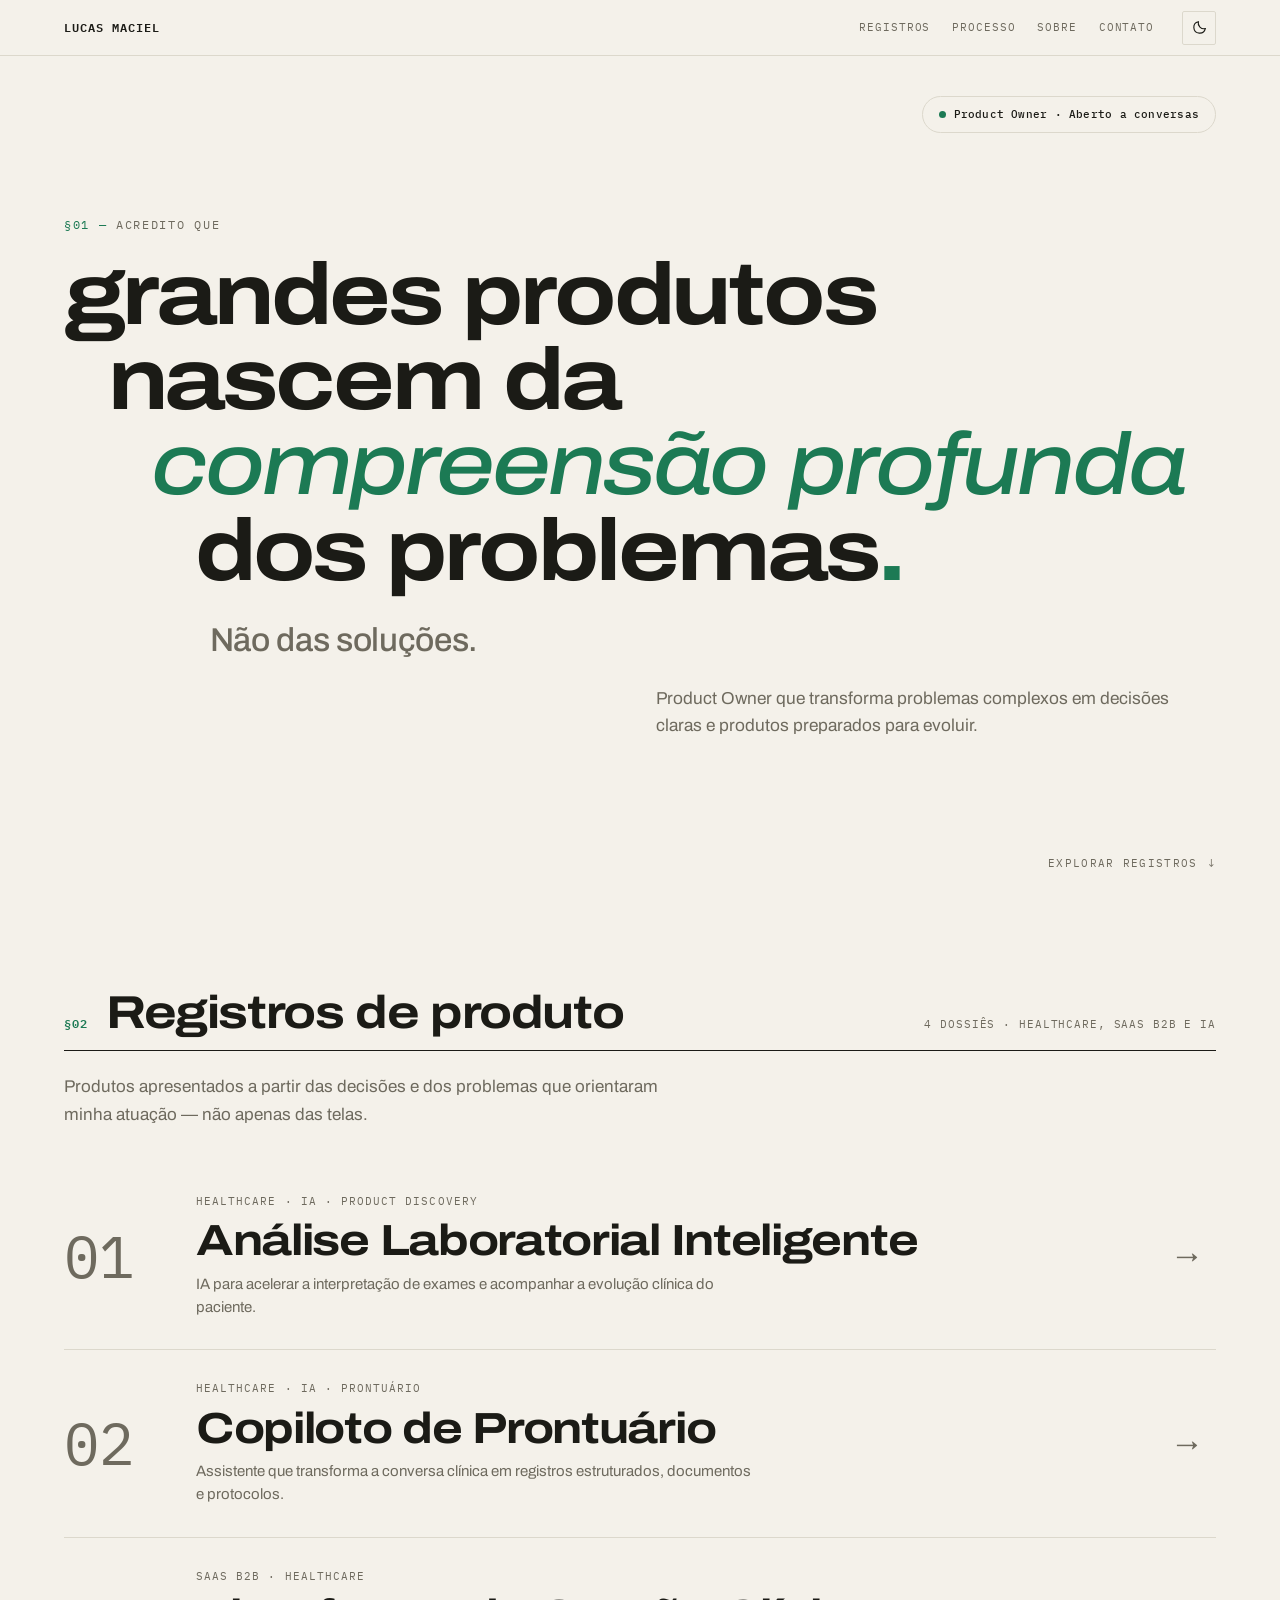
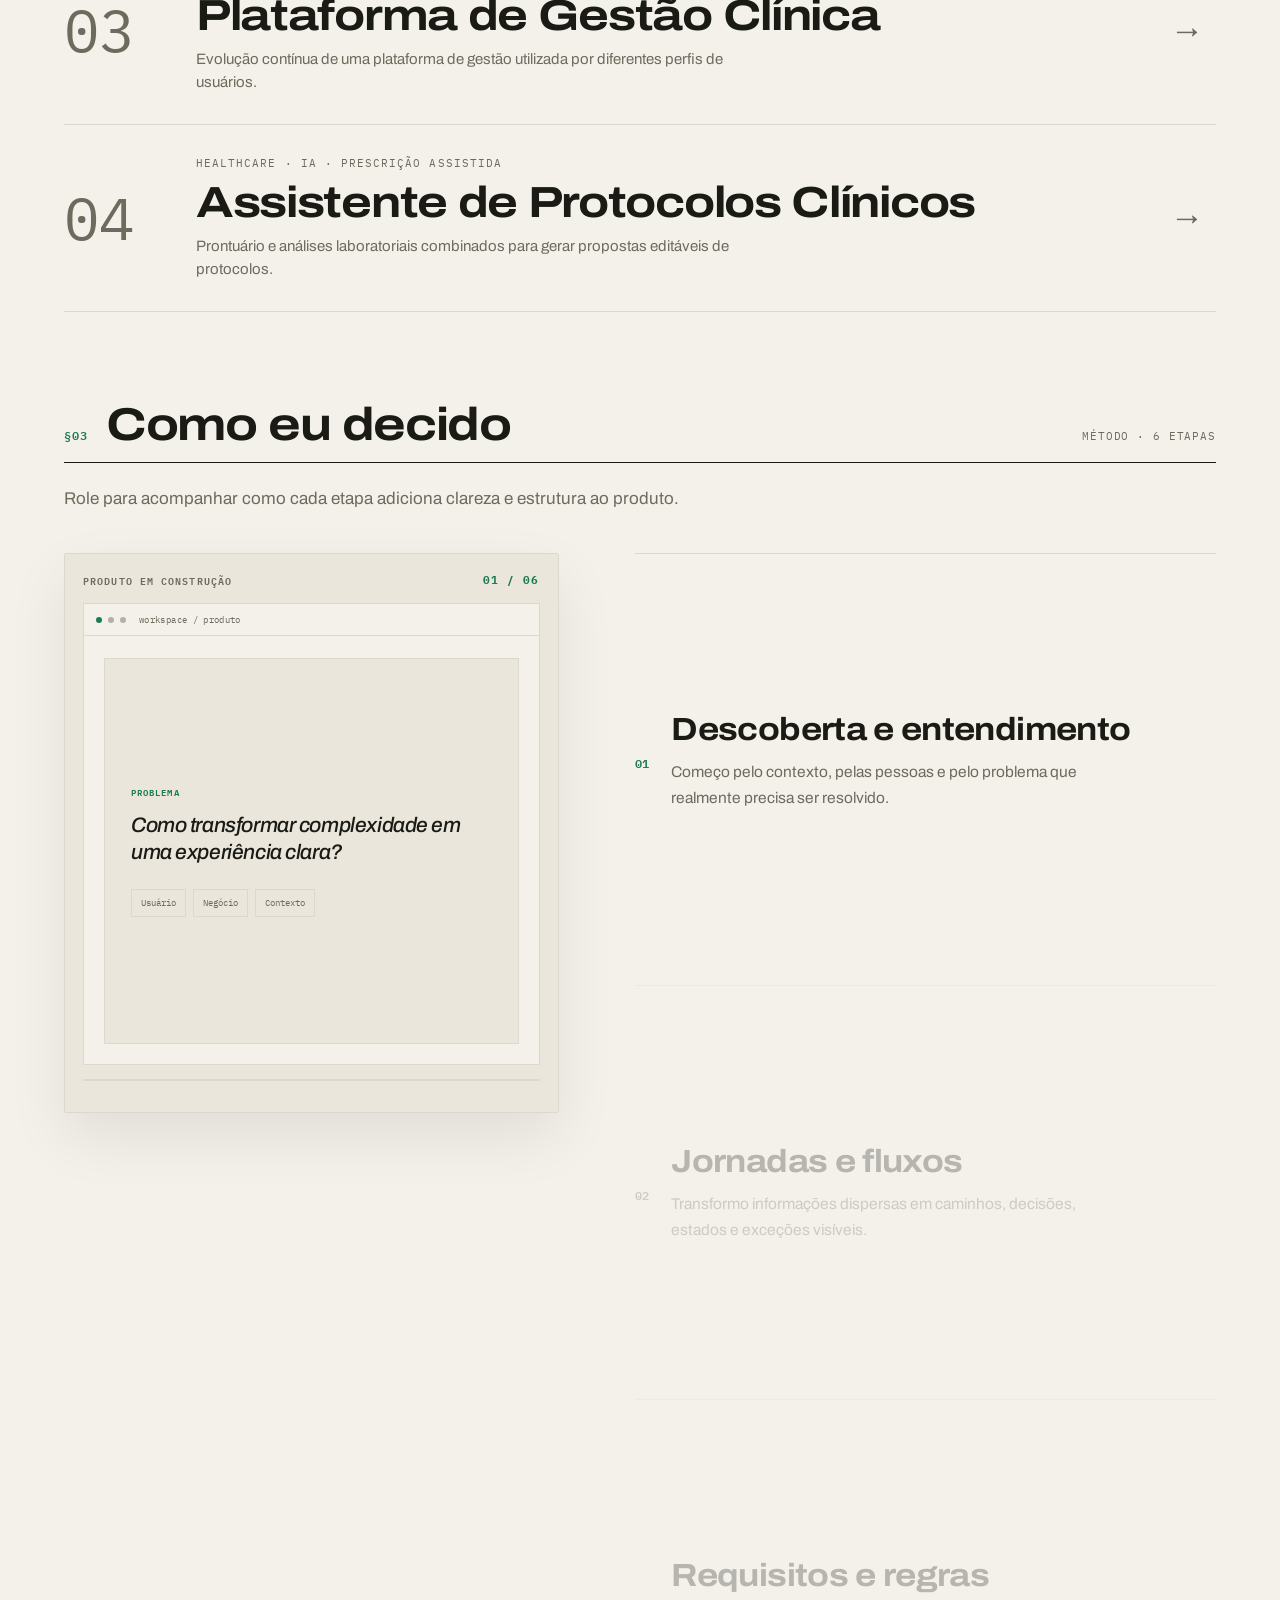
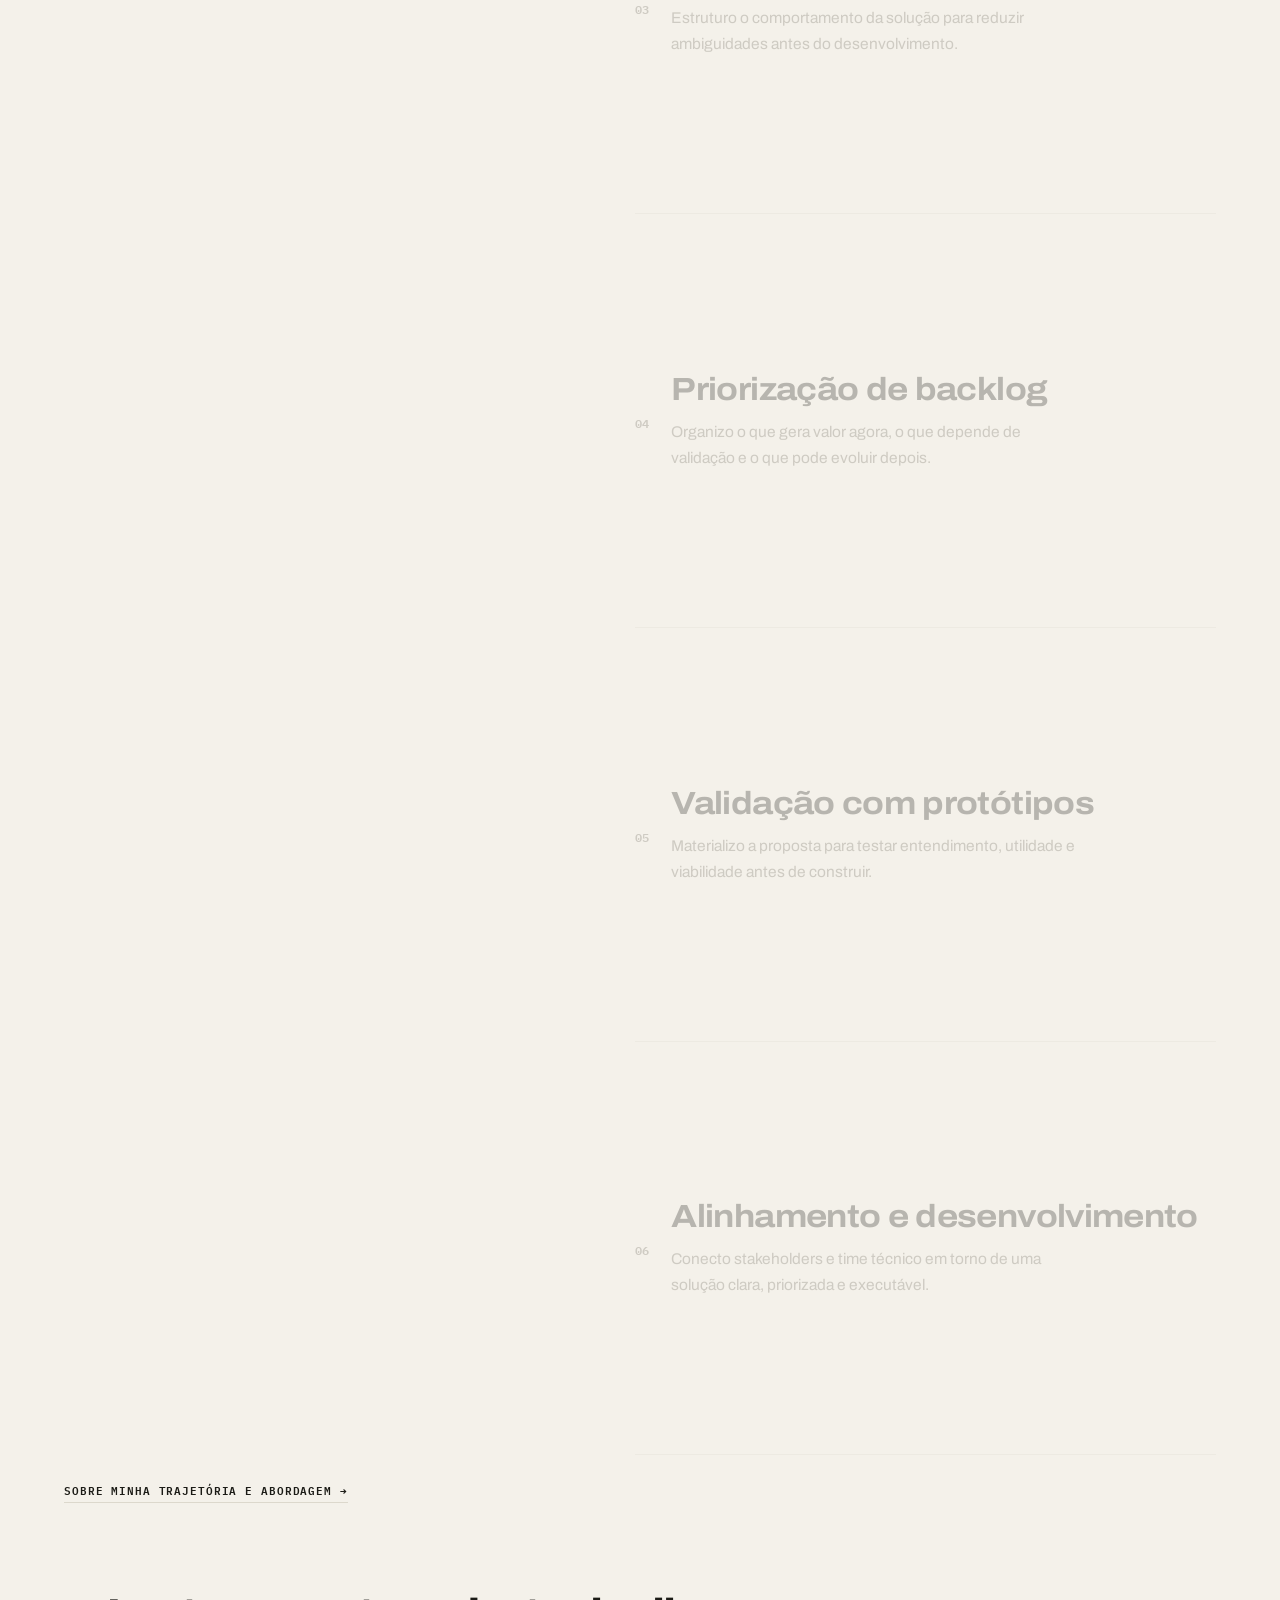
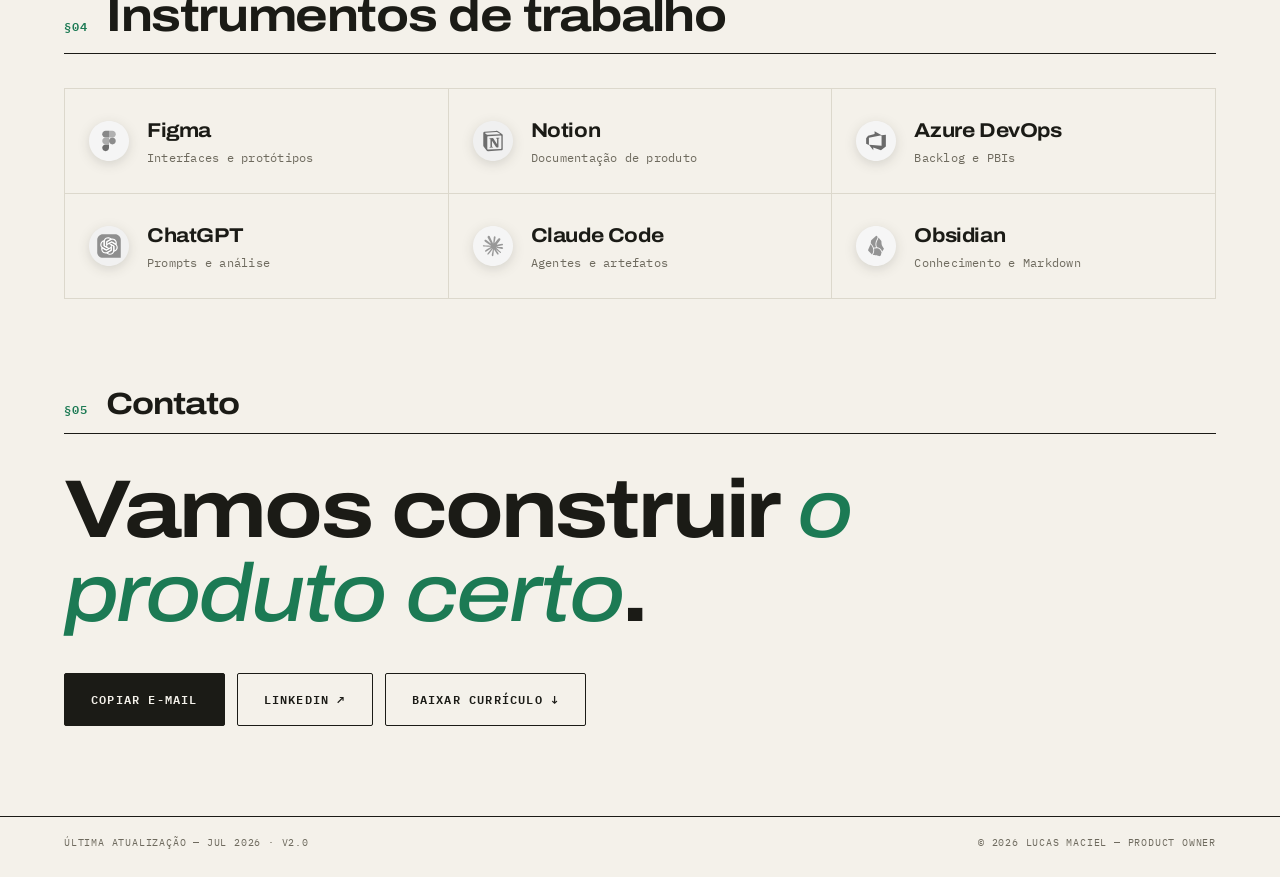
<file: index.html>
<!doctype html>
<html lang="pt-BR">
<head>
  <!-- Google tag (gtag.js) -->
<script async src="https://www.googletagmanager.com/gtag/js?id=G-HG7Y3JPS91"></script>
<script>
  window.dataLayer = window.dataLayer || [];
  function gtag(){dataLayer.push(arguments);}
  gtag('js', new Date());

  gtag('config', 'G-HG7Y3JPS91');
</script>
  <meta charset="UTF-8">
  <meta name="viewport" content="width=device-width, initial-scale=1.0">
  <meta name="description" content="Lucas Maciel — Product Owner que transforma problemas complexos em decisões claras e produtos preparados para evoluir.">
  <meta property="og:title" content="Lucas Maciel — Product Owner">
  <meta property="og:description" content="Grandes produtos nascem da compreensão profunda dos problemas — não das soluções.">
  <meta property="og:type" content="website">
  <title>Lucas Maciel — Product Owner</title>
  <link rel="icon" href="data:image/svg+xml,%3Csvg xmlns='http://www.w3.org/2000/svg' viewBox='0 0 32 32'%3E%3Crect width='32' height='32' fill='%231C7A54'/%3E%3Ctext x='16' y='22' font-family='monospace' font-size='16' font-weight='700' fill='%23F4F1EA' text-anchor='middle'%3ELM%3C/text%3E%3C/svg%3E">
  <link rel="preconnect" href="https://fonts.googleapis.com">
  <link rel="preconnect" href="https://fonts.gstatic.com" crossorigin>
  <link href="https://fonts.googleapis.com/css2?family=Archivo:ital,wdth,wght@0,62..125,100..900;1,62..125,100..900&amp;family=Inter:wght@400;500;600;700&amp;family=IBM+Plex+Mono:wght@400;500;600&amp;display=swap" rel="stylesheet">
  <script>if('scrollRestoration' in history){history.scrollRestoration='manual'}</script>
  <script>(function(){var t=localStorage.getItem('theme');document.documentElement.setAttribute('data-theme',t||(matchMedia('(prefers-color-scheme: dark)').matches?'dark':'light'))})()</script>
  <link rel="stylesheet" href="styles.css?v=10">
  <link rel="stylesheet" href="anexos.css?v=2">
  <link rel="stylesheet" href="scrollytelling.css?v=4">
</head>
<body>
  <header class="topbar">
    <a class="brand" href="#inicio">Lucas Maciel</a>
    <nav class="topnav" aria-label="Navegação principal">
      <a href="#registros">Registros</a>
      <a href="#processo" class="nav-optional">Processo</a>
      <a href="/sobre">Sobre</a>
      <a href="#contato">Contato</a>
    </nav>
    <button class="theme-toggle" aria-label="Ativar tema escuro" aria-pressed="false">
      <svg class="icon-moon" viewBox="0 0 24 24" aria-hidden="true"><path d="M20.2 13.6A8.2 8.2 0 0 1 10.4 3.8a8.2 8.2 0 1 0 9.8 9.8z"/></svg>
      <svg class="icon-sun" viewBox="0 0 24 24" aria-hidden="true"><circle cx="12" cy="12" r="4"/><path d="M12 2.5v2.2M12 19.3v2.2M2.5 12h2.2M19.3 12h2.2M5.3 5.3l1.6 1.6M17.1 17.1l1.6 1.6M18.7 5.3l-1.6 1.6M6.9 17.1l-1.6 1.6"/></svg>
    </button>
  </header>

  <main>
    <section class="hero" id="inicio">
      <span class="status-badge" data-reveal><span class="dot" aria-hidden="true"></span>Product Owner · Aberto a conversas</span>

      <p class="hero-kicker">Acredito que</p>
      <h1 class="hero-title" aria-label="Acredito que grandes produtos nascem da compreensão profunda dos problemas — não das soluções.">
        <span class="hero-line">grandes produtos</span>
        <span class="hero-line">nascem da</span>
        <span class="hero-line"><em>compreensão profunda</em></span>
        <span class="hero-line">dos problemas<span class="accent">.</span></span>
        <span class="hero-line hero-line-small">Não das soluções.</span>
      </h1>

      <p class="hero-positioning" data-reveal>Product Owner que transforma problemas complexos em decisões claras e produtos preparados para evoluir.</p>

      <a class="scroll-cue" href="#registros">Explorar registros <span aria-hidden="true">↓</span></a>
    </section>

    <section class="section" id="registros">
      <header class="section-head" data-reveal>
        <span class="section-index">§02</span>
        <h2>Registros de produto</h2>
        <p class="section-note">4 dossiês · Healthcare, SaaS B2B e IA</p>
      </header>
      <p class="section-lead" data-reveal>Produtos apresentados a partir das decisões e dos problemas que orientaram minha atuação — não apenas das telas.</p>

      <div class="registro-list">
        <article class="registro" data-reveal>
          <a class="registro-row" href="/analise-laboratorial-inteligente">
            <span class="registro-num" aria-hidden="true">01</span>
            <span class="registro-info">
              <span class="registro-meta">Healthcare · IA · Product Discovery</span>
              <h3>Análise Laboratorial Inteligente</h3>
              <span class="registro-decision">IA para acelerar a interpretação de exames e acompanhar a evolução clínica do paciente.</span>
            </span>
            <span class="registro-arrow" aria-hidden="true">→</span>
          </a>
          <div class="registro-preview">
            <div class="preview-inner">
              <figure class="anexo">
                <div class="anexo-canvas" inert><div class="anexo-scale">
<div class="lab-concept" role="img" aria-label="Interface conceitual de análise laboratorial com resumo do exame, indicadores priorizados, explicação assistida, faixa de referência, histórico e acesso à fonte original">
          <aside class="lab-sidebar" aria-hidden="true">
            <div class="lab-mark"><span></span><b>nexo</b></div>
            <nav><i class="is-current"></i><i></i><i></i><i></i></nav>
            <div class="lab-avatar">LM</div>
          </aside>
          <div class="lab-workspace">
            <header class="lab-topbar">
              <div><span>Análise de exame</span><strong>Paciente 042</strong></div>
              <div class="lab-top-actions"><span class="lab-demo-badge">Dados demonstrativos</span><span class="lab-source-link">↗ Ver fonte original</span></div>
            </header>
            <section class="lab-summary" aria-label="Resumo do exame">
              <div><span>Exame processado</span><strong>12 jun 2026 · 08:42</strong></div>
              <div><span>Indicadores avaliados</span><strong>08</strong></div>
              <div><span>Pontos de atenção</span><strong class="lab-alert-number">02</strong></div>
              <div><span>Status da análise</span><strong class="lab-status"><i></i> Revisão necessária</strong></div>
            </section>
            <div class="lab-grid">
              <section class="lab-panel lab-biomarkers" aria-label="Indicadores priorizados">
                <header><div><span>Biomarcadores priorizados</span><strong>Leitura por relevância</strong></div><small>8 indicadores</small></header>
                <div class="lab-marker-list">
                  <article class="is-alert"><div class="lab-marker-name"><i>A</i><span><b>Indicador A</b><small>Ponto de atenção</small></span></div><strong>14,8 <small>u.d.</small></strong><span class="lab-pill">Acima</span></article>
                  <article><div class="lab-marker-name"><i>B</i><span><b>Indicador B</b><small>Dentro da referência</small></span></div><strong>7,2 <small>u.d.</small></strong><span class="lab-pill is-ok">Adequado</span></article>
                  <article><div class="lab-marker-name"><i>C</i><span><b>Indicador C</b><small>Dentro da referência</small></span></div><strong>4,6 <small>u.d.</small></strong><span class="lab-pill is-ok">Adequado</span></article>
                  <article><div class="lab-marker-name"><i>D</i><span><b>Indicador D</b><small>Ponto de atenção</small></span></div><strong>2,1 <small>u.d.</small></strong><span class="lab-pill">Abaixo</span></article>
                </div>
              </section>
              <section class="lab-panel lab-attention" aria-label="Ponto de atenção e explicação assistida">
                <header><span>Ponto de atenção</span><small>Indicador A</small></header>
                <div class="lab-reading"><div><strong>14,8</strong><small>u.d.</small></div><span>↑ 18% vs. último exame</span></div>
                <div class="lab-range"><div><i></i></div><span><small>0</small><b>Faixa de referência: 5,0–12,5 u.d.</b><small>20</small></span></div>
                <div class="lab-assistance"><span>✦ Explicação assistida</span><p>O resultado demonstrativo está acima da faixa de referência. Considere o histórico e o contexto clínico antes de qualquer conclusão.</p><small>Conteúdo de apoio — não substitui avaliação profissional.</small></div>
              </section>
              <section class="lab-panel lab-history" aria-label="Histórico e evolução do indicador A">
                <header><div><span>Histórico e evolução</span><strong>Indicador A · últimos 4 exames</strong></div><small>12 meses</small></header>
                <div class="lab-chart" aria-hidden="true">
                  <div class="lab-reference-zone"><span>faixa de referência</span></div>
                  <div class="lab-trend-line"></div>
                  <i class="point-1"></i><i class="point-2"></i><i class="point-3"></i><i class="point-4"></i>
                </div>
                <div class="lab-chart-labels"><span>Jun/25 <b>8,4</b></span><span>Out/25 <b>10,1</b></span><span>Fev/26 <b>12,5</b></span><span>Jun/26 <b>14,8</b></span></div>
              </section>
            </div>
          </div>
        </div>
</div></div>
                <figcaption>Anexo 01·A — Interface conceitual · dados fictícios</figcaption>
              </figure>
              <div class="preview-copy">
                <p class="preview-label">Minha contribuição</p>
                <p>Estruturei a jornada, os fluxos e os requisitos do MVP para tornar a análise de biomarcadores mais rápida e organizada.</p>
                <ul class="tagline" aria-label="Competências"><li>Discovery</li><li>UX/UI</li><li>Requisitos</li><li>Backlog</li></ul>
                <a class="preview-cta" href="/analise-laboratorial-inteligente">Abrir dossiê completo →</a>
              </div>
            </div>
          </div>
        </article>

        <article class="registro" data-reveal>
          <a class="registro-row" href="/copiloto-prontuario">
            <span class="registro-num" aria-hidden="true">02</span>
            <span class="registro-info">
              <span class="registro-meta">Healthcare · IA · Prontuário</span>
              <h3>Copiloto de Prontuário</h3>
              <span class="registro-decision">Assistente que transforma a conversa clínica em registros estruturados, documentos e protocolos.</span>
            </span>
            <span class="registro-arrow" aria-hidden="true">→</span>
          </a>
          <div class="registro-preview">
            <div class="preview-inner">
              <figure class="anexo">
                <div class="anexo-canvas" inert><div class="anexo-scale">
<div class="product-concept" role="img" aria-label="Interface conceitual de copiloto clínico com transcrição, resumo estruturado, fontes e revisão médica">
          <aside class="product-rail" aria-hidden="true"><div class="product-mark"></div><nav><i class="is-current"></i><i></i><i></i><i></i></nav><span>LM</span></aside>
          <div class="product-space">
            <header class="product-top"><div><small>Consulta em andamento</small><strong>Paciente 117 · Atendimento demonstrativo</strong></div><div><span class="concept-badge">Dados fictícios</span><b class="live-badge"><i></i> 18:24</b></div></header>
            <div class="copilot-layout">
              <section class="concept-panel transcript-panel"><header><div><small>Transcrição da consulta</small><strong>Conversa organizada em tempo real</strong></div><span>Fonte principal</span></header><div class="transcript-lines"><p><b>Profissional · 10:14</b> Como você se sentiu desde o último atendimento?</p><p><b>Paciente 117 · 10:15</b> Relato demonstrativo sobre evolução e rotina.</p><p><b>Profissional · 10:16</b> Vamos revisar os pontos e registrar a conduta.</p></div><div class="audio-wave"><i></i><i></i><i></i><i></i><i></i><i></i><i></i><i></i><span>Escuta ativa</span></div></section>
              <section class="concept-panel summary-panel"><header><div><small>Resumo estruturado</small><strong>Pronto para revisão</strong></div><span class="status-pill">Gerado pela IA</span></header><div class="summary-field"><small>Queixa e evolução</small><p>Conteúdo demonstrativo organizado a partir da conversa, com os principais pontos destacados.</p></div><div class="summary-field"><small>Conduta sugerida para registro</small><p>Revisar informações, complementar o contexto e confirmar antes de salvar.</p></div></section>
              <section class="concept-panel source-panel"><header><div><small>Fontes consideradas</small><strong>Contexto rastreável</strong></div><span>3 fontes</span></header><div class="source-chips"><span>✓ Consulta atual</span><span>✓ Prontuário fictício</span><span>✓ Questionário 03</span></div><div class="review-actions"><button type="button">Editar conteúdo</button><button type="button">Revisar e registrar</button></div></section>
            </div>
          </div>
        </div>
</div></div>
                <figcaption>Anexo 02·A — Interface conceitual · dados fictícios</figcaption>
              </figure>
              <div class="preview-copy">
                <p class="preview-label">Minha contribuição</p>
                <p>Conectei necessidades clínicas, experiência do usuário e regras do produto em uma solução preparada para o desenvolvimento.</p>
                <ul class="tagline" aria-label="Competências"><li>AI Product</li><li>UX/UI</li><li>Regras de negócio</li></ul>
                <a class="preview-cta" href="/copiloto-prontuario">Abrir dossiê completo →</a>
              </div>
            </div>
          </div>
        </article>

        <article class="registro" data-reveal>
          <a class="registro-row" href="/plataforma-gestao-clinica">
            <span class="registro-num" aria-hidden="true">03</span>
            <span class="registro-info">
              <span class="registro-meta">SaaS B2B · Healthcare</span>
              <h3>Plataforma de Gestão Clínica</h3>
              <span class="registro-decision">Evolução contínua de uma plataforma de gestão utilizada por diferentes perfis de usuários.</span>
            </span>
            <span class="registro-arrow" aria-hidden="true">→</span>
          </a>
          <div class="registro-preview">
            <div class="preview-inner">
              <figure class="anexo">
                <div class="anexo-canvas" inert><div class="anexo-scale">
<div class="product-concept" role="img" aria-label="Interface conceitual de gestão clínica com agenda, indicadores operacionais, pacientes e tarefas">
          <aside class="product-rail" aria-hidden="true"><div class="product-mark"></div><nav><i class="is-current"></i><i></i><i></i><i></i></nav><span>LM</span></aside>
          <div class="product-space">
            <header class="product-top"><div><small>Visão operacional</small><strong>Unidade Aurora · Quinta-feira, 16 jul</strong></div><div><span class="concept-badge">Dados fictícios</span><b class="unit-status"><i></i> Unidade ativa</b></div></header>
            <section class="operation-metrics"><article><small>Atendimentos hoje</small><strong>28</strong><span>4 em andamento</span></article><article><small>Ocupação da agenda</small><strong>82%</strong><span>6 horários livres</span></article><article><small>Pendências da equipe</small><strong>05</strong><span>2 prioritárias</span></article><article><small>Receita demonstrativa</small><strong>R$ 8,4 mil</strong><span>estimativa do dia</span></article></section>
            <div class="clinic-layout">
              <section class="concept-panel agenda-panel"><header><div><small>Agenda da unidade</small><strong>Próximos atendimentos</strong></div><span>Hoje</span></header><div class="agenda-list"><article><time>10:30</time><div><b>Paciente 204</b><small>Consulta · Sala 02</small></div><span class="status-pill is-progress">Em atendimento</span></article><article><time>11:10</time><div><b>Paciente 318</b><small>Retorno · Sala 01</small></div><span class="status-pill">Confirmado</span></article><article><time>11:40</time><div><b>Paciente 076</b><small>Avaliação · Sala 03</small></div><span class="status-pill">Confirmado</span></article><article><time>12:20</time><div><b>Paciente 451</b><small>Procedimento · Sala 02</small></div><span class="status-pill is-waiting">A confirmar</span></article></div></section>
              <section class="concept-panel task-panel"><header><div><small>Fluxo da equipe</small><strong>Pendências prioritárias</strong></div><span>5 itens</span></header><div class="task-list"><p><i></i><span><b>Revisar cadastro incompleto</b><small>Paciente 091 · Recepção</small></span></p><p><i></i><span><b>Confirmar disponibilidade</b><small>Sala 03 · Operação</small></span></p><p><i></i><span><b>Validar fechamento do dia</b><small>Financeiro · Até 18h</small></span></p></div><div class="capacity"><span>Capacidade por período</span><div><i style="width:82%"></i></div><small>82% da agenda utilizada</small></div></section>
            </div>
          </div>
        </div>
</div></div>
                <figcaption>Anexo 03·A — Interface conceitual · dados fictícios</figcaption>
              </figure>
              <div class="preview-copy">
                <p class="preview-label">Minha contribuição</p>
                <p>Transformei feedback de clientes e necessidades de negócio em prioridades, fluxos e entregas incrementais.</p>
                <ul class="tagline" aria-label="Competências"><li>Priorização</li><li>Backlog</li><li>Entrega incremental</li></ul>
                <a class="preview-cta" href="/plataforma-gestao-clinica">Abrir dossiê completo →</a>
              </div>
            </div>
          </div>
        </article>

        <article class="registro" data-reveal>
          <a class="registro-row" href="/assistente-protocolos-clinicos">
            <span class="registro-num" aria-hidden="true">04</span>
            <span class="registro-info">
              <span class="registro-meta">Healthcare · IA · Prescrição assistida</span>
              <h3>Assistente de Protocolos Clínicos</h3>
              <span class="registro-decision">Prontuário e análises laboratoriais combinados para gerar propostas editáveis de protocolos.</span>
            </span>
            <span class="registro-arrow" aria-hidden="true">→</span>
          </a>
          <div class="registro-preview">
            <div class="preview-inner">
              <figure class="anexo">
                <div class="anexo-canvas" inert><div class="anexo-scale">
<div class="product-concept" role="img" aria-label="Interface conceitual de assistente de protocolos com contexto, proposta editável, ajustes e aprovação médica">
          <aside class="product-rail" aria-hidden="true"><div class="product-mark"></div><nav><i class="is-current"></i><i></i><i></i><i></i></nav><span>LM</span></aside>
          <div class="product-space">
            <header class="product-top"><div><small>Proposta de protocolo</small><strong>Paciente 083 · Versão 02</strong></div><div><span class="concept-badge">Dados fictícios</span><b class="draft-status">Rascunho para revisão</b></div></header>
            <div class="protocol-layout">
              <section class="concept-panel context-panel"><header><div><small>Contexto considerado</small><strong>Fontes vinculadas</strong></div><span>4 fontes</span></header><div class="context-list"><p><i>✓</i><span><b>Resumo do prontuário</b><small>Atualizado em 14 jul</small></span></p><p><i>✓</i><span><b>Análise laboratorial 024</b><small>12 indicadores estruturados</small></span></p><p><i>✓</i><span><b>Preferências registradas</b><small>2 observações demonstrativas</small></span></p><p><i>✓</i><span><b>Histórico de protocolos</b><small>1 versão anterior</small></span></p></div><button type="button" class="source-button">Ver fontes originais</button></section>
              <section class="concept-panel protocol-editor"><header><div><small>Proposta gerada pela IA</small><strong>Estrutura editável</strong></div><span class="status-pill">Versão 02</span></header><div class="protocol-table"><div class="table-head"><span>Item</span><span>Quantidade</span><span>Frequência</span></div><div><b>Componente A</b><span>10 u.d.</span><span>1× por ciclo</span></div><div><b>Componente B</b><span>05 u.d.</span><span>2× por ciclo</span></div><div><b>Componente C</b><span>08 u.d.</span><span>1× por ciclo</span></div></div><div class="protocol-notes"><small>Observações para revisão</small><p>Conteúdo demonstrativo. Confirmar itens, quantidades e frequência antes da aprovação.</p></div><div class="review-actions"><button type="button">Solicitar ajuste</button><button type="button">Aprovar protocolo</button></div></section>
              <section class="concept-panel adjustment-panel"><span>✦ Ajuste assistido</span><p>“Organize os itens por etapa e destaque o que mudou nesta versão.”</p><small>Nova versão gerada sem alterar a anterior.</small></section>
            </div>
          </div>
        </div>
</div></div>
                <figcaption>Anexo 04·A — Interface conceitual · dados fictícios</figcaption>
              </figure>
              <div class="preview-copy">
                <p class="preview-label">Minha contribuição</p>
                <p>Estruturei o fluxo de contexto, geração, ajustes e aprovação — posteriormente integrado ao Copiloto de Prontuário.</p>
                <ul class="tagline" aria-label="Competências"><li>AI Product</li><li>Integração</li><li>Human-in-the-loop</li></ul>
                <a class="preview-cta" href="/assistente-protocolos-clinicos">Abrir dossiê completo →</a>
              </div>
            </div>
          </div>
        </article>
      </div>
    </section>

    <section class="section" id="processo">
      <header class="section-head" data-reveal>
        <span class="section-index">§03</span>
        <h2>Como eu decido</h2>
        <p class="section-note">Método · 6 etapas</p>
      </header>
      <p class="section-lead" data-reveal>Role para acompanhar como cada etapa adiciona clareza e estrutura ao produto.</p>

      <div class="build-story" data-build-story data-step="1">
        <div class="build-layout">
          <aside class="stage-frame build-stage" aria-hidden="true">
            <div class="stage-top">
              <span>Produto em construção</span>
              <strong data-build-counter>01 / 06</strong>
            </div>
            <div class="product-canvas">
              <div class="canvas-toolbar"><i></i><i></i><i></i><span>workspace / produto</span></div>

              <div class="build-layer layer-problem is-built" data-build-layer="1">
                <span class="layer-label">Problema</span>
                <blockquote>Como transformar complexidade em uma experiência clara?</blockquote>
                <div class="problem-signals"><span>Usuário</span><span>Negócio</span><span>Contexto</span></div>
              </div>

              <div class="build-layer layer-flow" data-build-layer="2">
                <span class="flow-node">Contexto</span><i></i><span class="flow-node">Ação</span><i></i><span class="flow-node">Resultado</span>
                <b></b><span class="flow-exception">Exceção</span>
              </div>

              <div class="build-layer layer-structure" data-build-layer="3">
                <div class="wire-sidebar"><i></i><i></i><i></i></div>
                <div class="wire-content"><span></span><strong></strong><div><i></i><i></i></div><button></button><small class="structure-note">Regras e estados definidos</small></div>
              </div>

              <div class="build-layer layer-priority" data-build-layer="4">
                <span class="priority-tag">Agora</span>
                <div class="priority-row"><i></i><b></b></div>
                <div class="priority-row"><i></i><b></b></div>
                <span class="later-tag">Depois</span>
              </div>

              <div class="build-layer layer-prototype" data-build-layer="5">
                <div class="prototype-nav"><span></span><i></i><i></i></div>
                <div class="prototype-main"><small>Visão geral</small><strong></strong><div><i></i><i></i></div><button>Continuar</button></div>
              </div>

              <div class="build-layer layer-handoff" data-build-layer="6">
                <div><span>✓ Validado</span><span>✓ Priorizado</span><span>✓ Documentado</span></div>
                <strong>Pronto para construir</strong>
              </div>
            </div>
            <div class="stage-progress"><i></i></div>
          </aside>

          <ol class="stage-steps build-steps">
            <li class="stage-step is-active" data-build-step="1"><span>01</span><div><h3>Descoberta e entendimento</h3><p>Começo pelo contexto, pelas pessoas e pelo problema que realmente precisa ser resolvido.</p></div></li>
            <li class="stage-step" data-build-step="2"><span>02</span><div><h3>Jornadas e fluxos</h3><p>Transformo informações dispersas em caminhos, decisões, estados e exceções visíveis.</p></div></li>
            <li class="stage-step" data-build-step="3"><span>03</span><div><h3>Requisitos e regras</h3><p>Estruturo o comportamento da solução para reduzir ambiguidades antes do desenvolvimento.</p></div></li>
            <li class="stage-step" data-build-step="4"><span>04</span><div><h3>Priorização de backlog</h3><p>Organizo o que gera valor agora, o que depende de validação e o que pode evoluir depois.</p></div></li>
            <li class="stage-step" data-build-step="5"><span>05</span><div><h3>Validação com protótipos</h3><p>Materializo a proposta para testar entendimento, utilidade e viabilidade antes de construir.</p></div></li>
            <li class="stage-step" data-build-step="6"><span>06</span><div><h3>Alinhamento e desenvolvimento</h3><p>Conecto stakeholders e time técnico em torno de uma solução clara, priorizada e executável.</p></div></li>
          </ol>
        </div>
      </div>

      <p class="processo-more" data-reveal><a href="/sobre">Sobre minha trajetória e abordagem →</a></p>
    </section>

    <section class="section section-stack" id="stack">
      <header class="section-head" data-reveal>
        <span class="section-index">§04</span>
        <h2>Instrumentos de trabalho</h2>
      </header>
      <ul class="stack-grid" aria-label="Ferramentas">
        <li class="tool-figma" data-reveal><span class="tool-icons"><img class="ico-default" src="assets/figma.svg" alt=""><img class="ico-color" src="icons/figma-color.svg?v=2" alt="" loading="lazy"></span><div><h3>Figma</h3><p>Interfaces e protótipos</p></div></li>
        <li class="tool-notion" data-reveal><span class="tool-icons"><img class="ico-default" src="assets/notion.svg" alt=""><img class="ico-color" src="icons/notion-color.svg?v=2" alt="" loading="lazy"></span><div><h3>Notion</h3><p>Documentação de produto</p></div></li>
        <li class="tool-azure" data-reveal><span class="tool-icons"><img class="ico-default" src="assets/azure.svg" alt=""><img class="ico-color" src="icons/azure-color.svg?v=2" alt="" loading="lazy"></span><div><h3>Azure DevOps</h3><p>Backlog e PBIs</p></div></li>
        <li class="tool-chatgpt" data-reveal><span class="tool-icons"><img class="ico-default" src="assets/chatgpt.svg" alt=""><img class="ico-color" src="icons/chatgpt-color.svg?v=2" alt="" loading="lazy"></span><div><h3>ChatGPT</h3><p>Prompts e análise</p></div></li>
        <li class="tool-claude" data-reveal><span class="tool-icons"><img class="ico-default" src="assets/claude.svg" alt=""><img class="ico-color" src="icons/claude-color.svg?v=2" alt="" loading="lazy"></span><div><h3>Claude Code</h3><p>Agentes e artefatos</p></div></li>
        <li class="tool-obsidian" data-reveal><span class="tool-icons"><img class="ico-default" src="assets/obsidian.svg" alt=""><img class="ico-color" src="icons/obsidian-color.svg?v=2" alt="" loading="lazy"></span><div><h3>Obsidian</h3><p>Conhecimento e Markdown</p></div></li>
      </ul>
    </section>

    <section class="section section-contato" id="contato">
      <header class="section-head" data-reveal>
        <span class="section-index">§05</span>
        <h2 class="h-small">Contato</h2>
      </header>
      <p class="contato-cta" data-reveal>Vamos construir <em>o produto certo</em>.</p>
      <div class="contato-actions" data-reveal>
        <button class="copy-email btn-big" data-email="souzamaciel.lucas@gmail.com">Copiar e-mail</button>
        <a class="btn-big btn-ghost" href="https://linkedin.com/in/souza-maciel/" target="_blank" rel="noreferrer">LinkedIn ↗</a>
        <a class="btn-big btn-ghost" href="assets/curriculo-lucas-maciel.pdf" download="Curriculo-Lucas-Maciel.pdf">Baixar currículo ↓</a>
      </div>
    </section>
  </main>

  <footer class="ledger-foot">
    <span>Última atualização — Jul 2026 · v2.0</span>
    <span>© 2026 Lucas Maciel — Product Owner</span>
  </footer>

  <script src="script.js?v=8"></script>
</body>
</html>
</file>
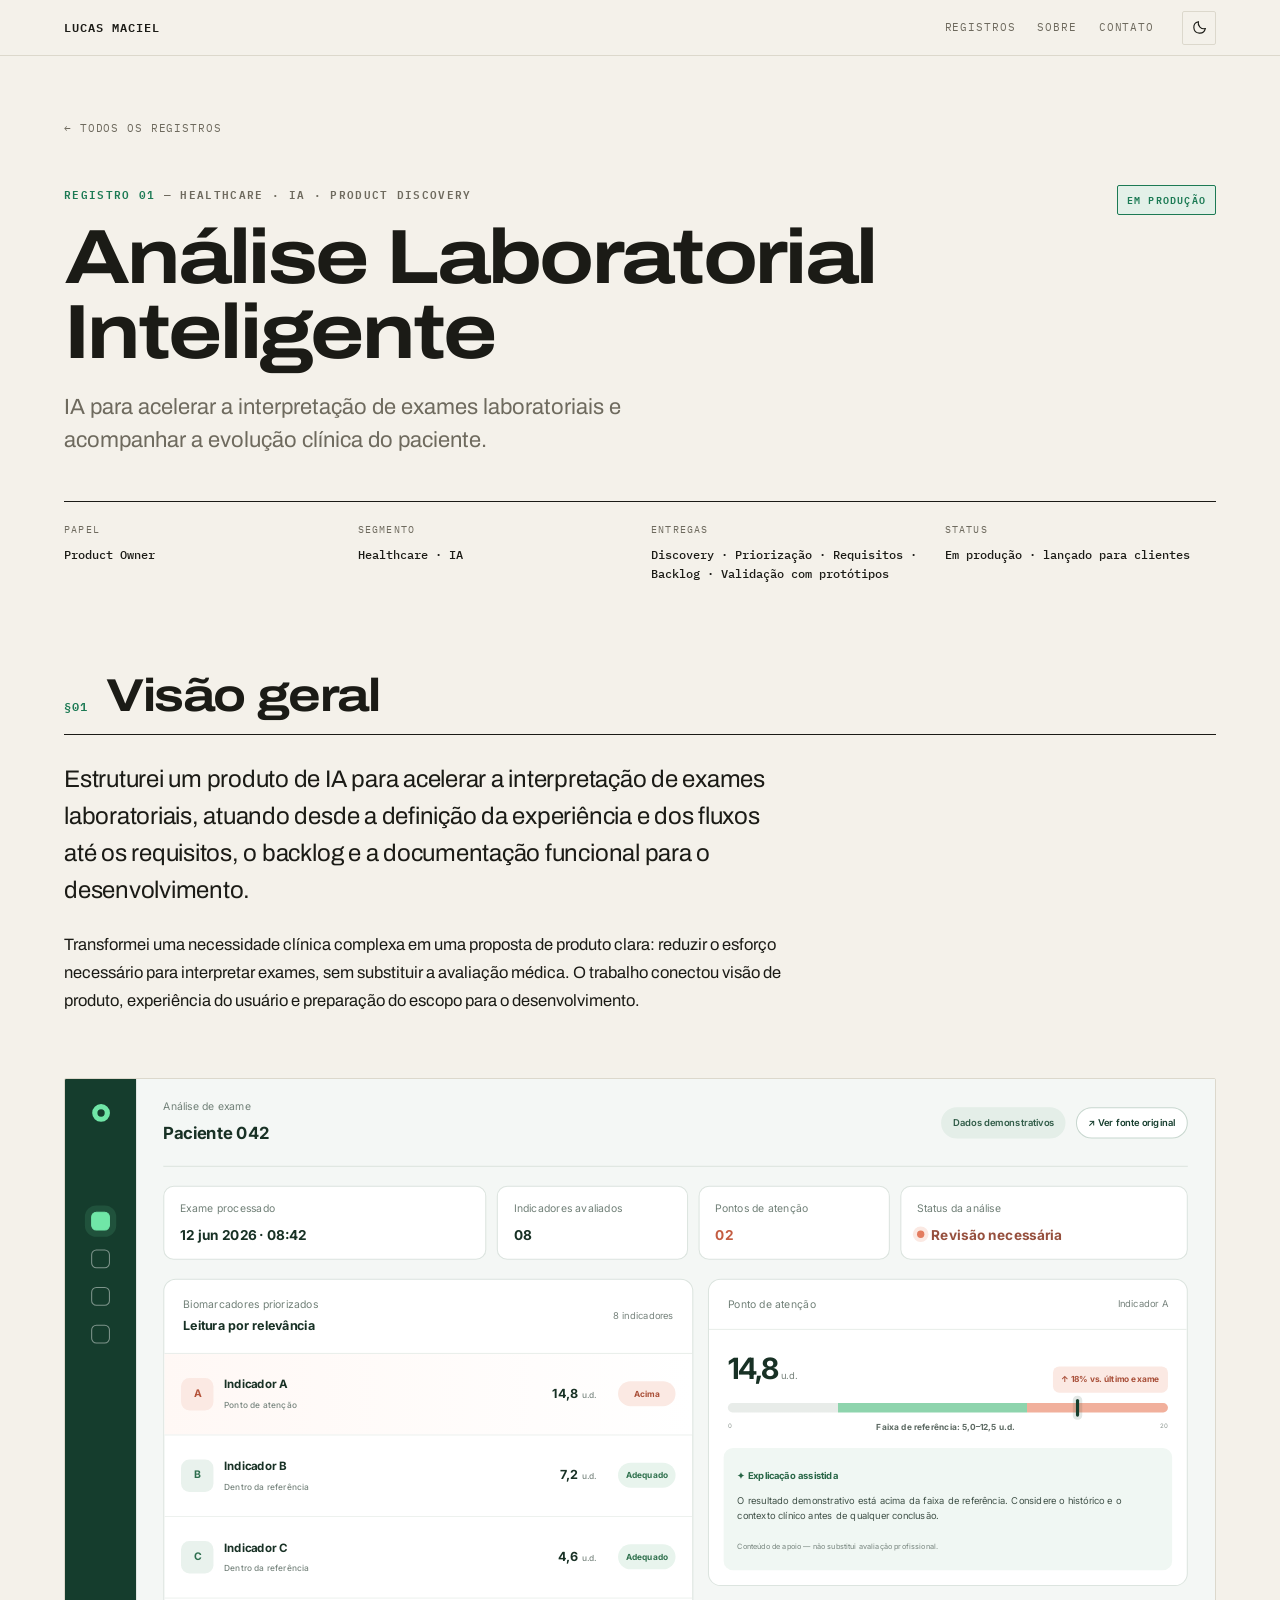
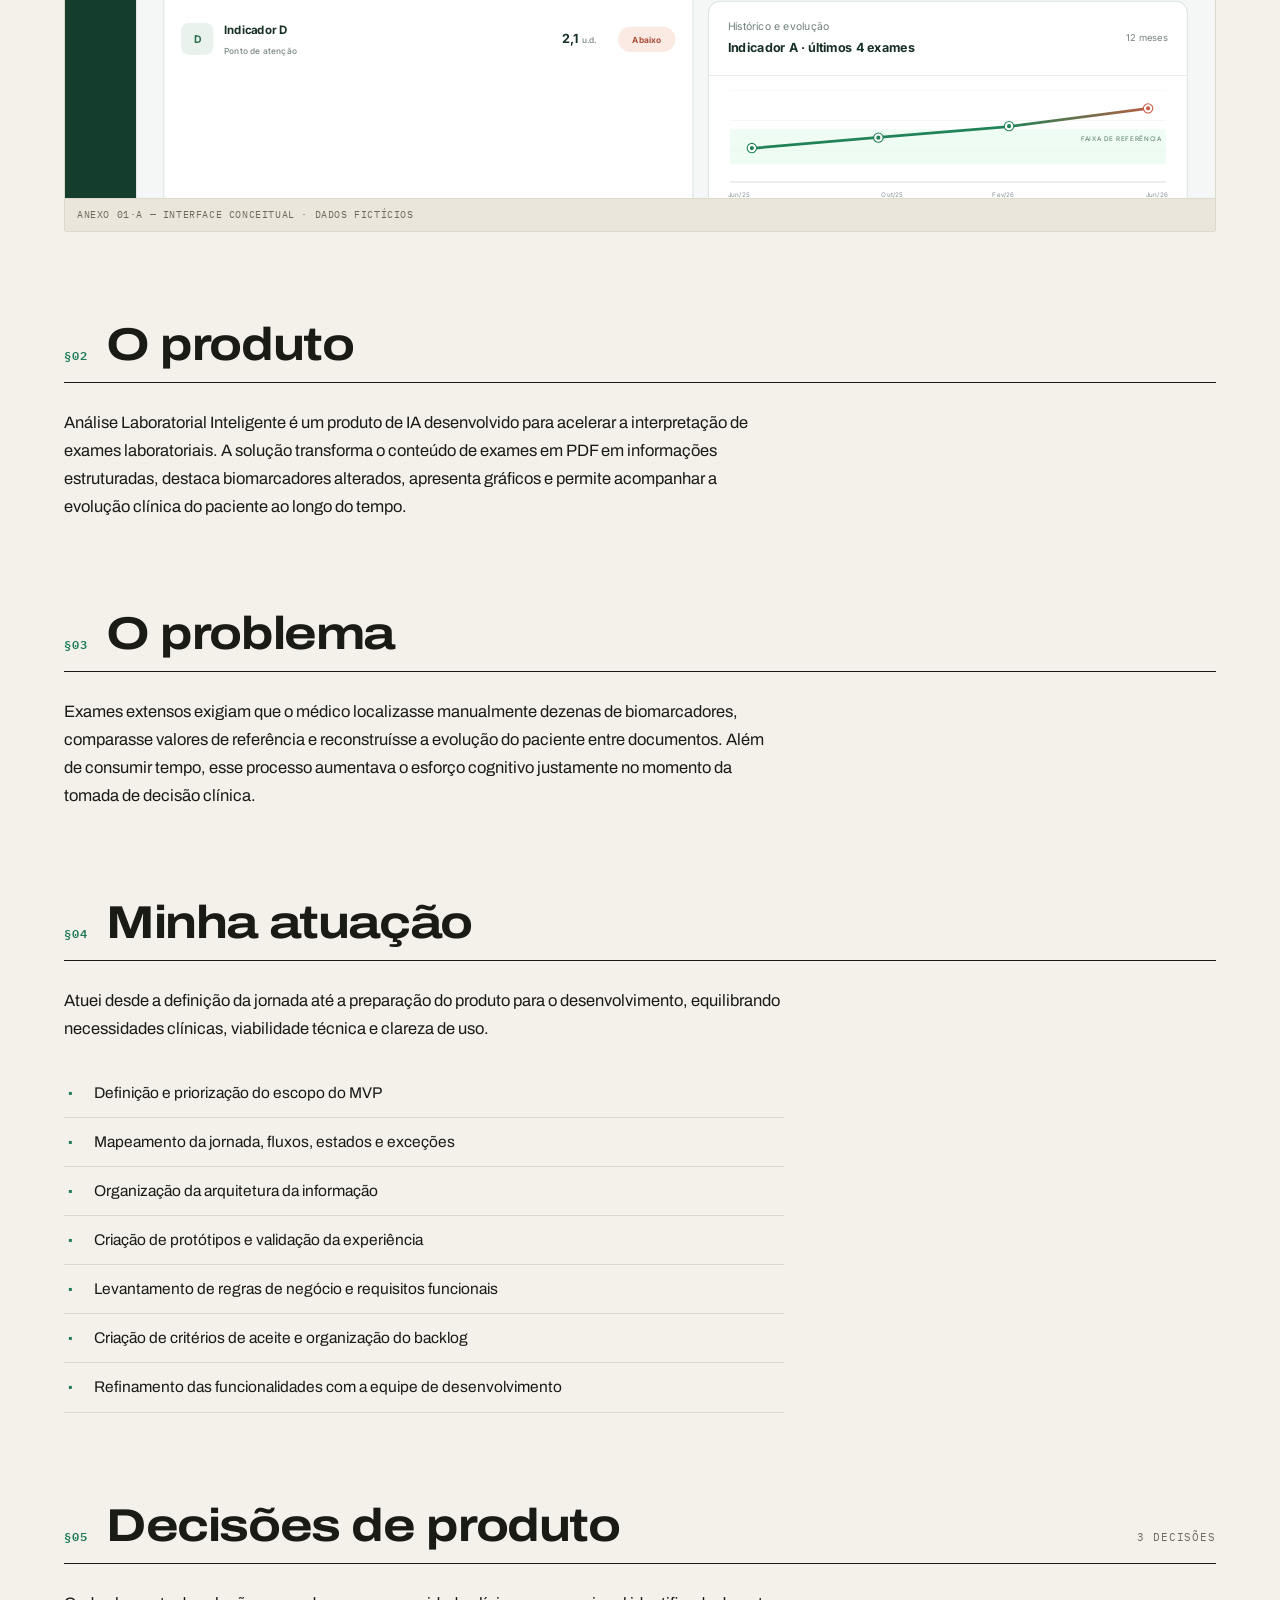
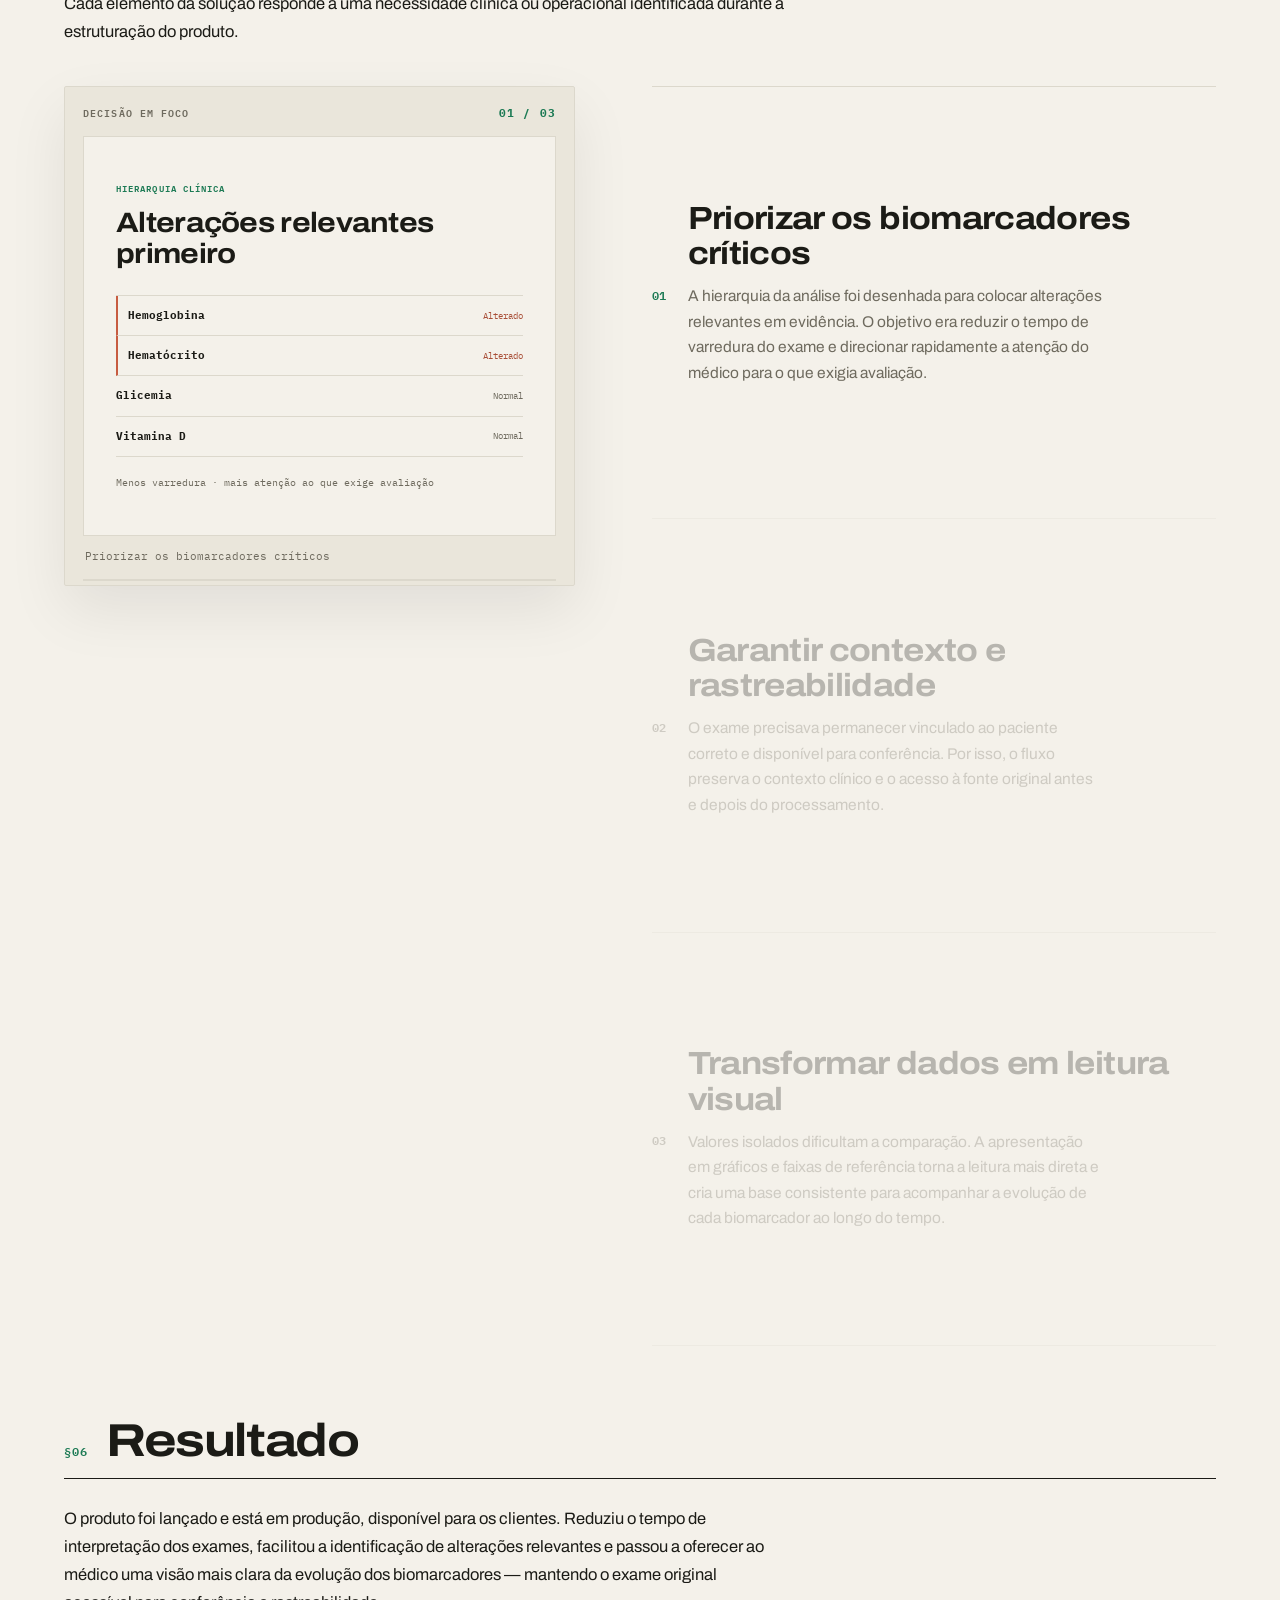
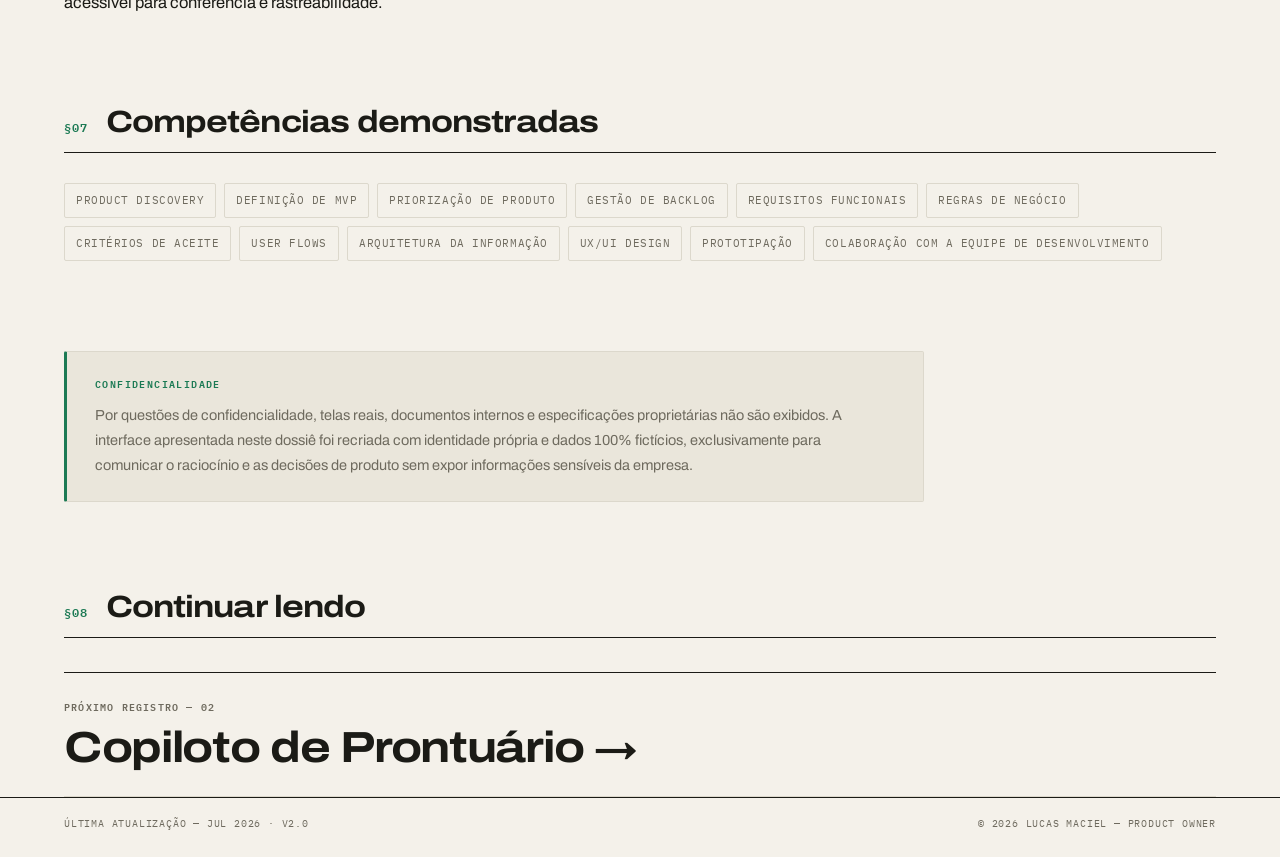
<file: analise-laboratorial-inteligente.html>
<!doctype html>
<html lang="pt-BR">
<head>
<!-- Google tag (gtag.js) -->
<script async src="https://www.googletagmanager.com/gtag/js?id=G-HG7Y3JPS91"></script>
<script>
  window.dataLayer = window.dataLayer || [];
  function gtag() { dataLayer.push(arguments); }
  gtag('js', new Date());

  gtag('config', 'G-HG7Y3JPS91');
</script>
  <meta charset="UTF-8">
  <meta name="viewport" content="width=device-width, initial-scale=1.0">
  <meta name="description" content="Dossiê: produto de IA em produção para interpretação de exames laboratoriais — decisões, fluxos e requisitos do MVP lançado.">
  <meta property="og:title" content="Análise Laboratorial Inteligente — Lucas Maciel">
  <meta property="og:description" content="Dossiê: produto de IA em produção para interpretação de exames laboratoriais — decisões, fluxos e requisitos do MVP lançado.">
  <meta property="og:type" content="website">
  <title>Análise Laboratorial Inteligente — Lucas Maciel</title>
  <link rel="icon" href="data:image/svg+xml,%3Csvg xmlns='http://www.w3.org/2000/svg' viewBox='0 0 32 32'%3E%3Crect width='32' height='32' fill='%231C7A54'/%3E%3Ctext x='16' y='22' font-family='monospace' font-size='16' font-weight='700' fill='%23F4F1EA' text-anchor='middle'%3ELM%3C/text%3E%3C/svg%3E">
  <link rel="preconnect" href="https://fonts.googleapis.com">
  <link rel="preconnect" href="https://fonts.gstatic.com" crossorigin>
  <link href="https://fonts.googleapis.com/css2?family=Archivo:ital,wdth,wght@0,62..125,100..900;1,62..125,100..900&amp;family=Inter:wght@400;500;600;700&amp;family=IBM+Plex+Mono:wght@400;500;600&amp;display=swap" rel="stylesheet">
  <script>if('scrollRestoration' in history){history.scrollRestoration='manual'}</script>
  <script>(function(){var t=localStorage.getItem('theme');document.documentElement.setAttribute('data-theme',t||(matchMedia('(prefers-color-scheme: dark)').matches?'dark':'light'))})()</script>
  <link rel="stylesheet" href="styles.css?v=10">
  <link rel="stylesheet" href="anexos.css?v=2">
  <link rel="stylesheet" href="scrollytelling.css?v=4">
  <link rel="stylesheet" href="case.css?v=3">
</head>
<body>
  <header class="topbar">
    <a class="brand" href="/">Lucas Maciel</a>
    <nav class="topnav" aria-label="Navegação principal">
      <a href="/#registros">Registros</a>
      <a href="/sobre">Sobre</a>
      <a href="/#contato">Contato</a>
    </nav>
    <button class="theme-toggle" aria-label="Ativar tema escuro" aria-pressed="false">
      <svg class="icon-moon" viewBox="0 0 24 24" aria-hidden="true"><path d="M20.2 13.6A8.2 8.2 0 0 1 10.4 3.8a8.2 8.2 0 1 0 9.8 9.8z"/></svg>
      <svg class="icon-sun" viewBox="0 0 24 24" aria-hidden="true"><circle cx="12" cy="12" r="4"/><path d="M12 2.5v2.2M12 19.3v2.2M2.5 12h2.2M19.3 12h2.2M5.3 5.3l1.6 1.6M17.1 17.1l1.6 1.6M18.7 5.3l-1.6 1.6M6.9 17.1l-1.6 1.6"/></svg>
    </button>
  </header>

  <main class="dossie">
    <p class="crumb"><a href="/#registros">← Todos os registros</a></p>
    <header class="dossie-head" data-reveal>
      <p class="dossie-meta"><b>Registro 01</b> — Healthcare · IA · Product Discovery</p>
      <h1>Análise Laboratorial Inteligente</h1>
      <p class="dossie-sub">IA para acelerar a interpretação de exames laboratoriais e acompanhar a evolução clínica do paciente.</p>
      <span class="stamp">Em produção</span>
    </header>
    <dl class="ficha-tec" data-reveal><div><dt>Papel</dt><dd>Product Owner</dd></div><div><dt>Segmento</dt><dd>Healthcare · IA</dd></div><div><dt>Entregas</dt><dd>Discovery · Priorização · Requisitos · Backlog · Validação com protótipos</dd></div><div><dt>Status</dt><dd>Em produção · lançado para clientes</dd></div></dl>
    <section class="section">
      <header class="section-head" data-reveal><span class="section-index">§01</span><h2>Visão geral</h2></header>
      <div class="prose" data-reveal><p class="lead">Estruturei um produto de IA para acelerar a interpretação de exames laboratoriais, atuando desde a definição da experiência e dos fluxos até os requisitos, o backlog e a documentação funcional para o desenvolvimento.</p><p>Transformei uma necessidade clínica complexa em uma proposta de produto clara: reduzir o esforço necessário para interpretar exames, sem substituir a avaliação médica. O trabalho conectou visão de produto, experiência do usuário e preparação do escopo para o desenvolvimento.</p></div>
    </section>
    <figure class="anexo" data-reveal>
      <div class="anexo-canvas" inert><div class="anexo-scale">
<div class="lab-concept" role="img" aria-label="Interface conceitual de análise laboratorial com resumo do exame, indicadores priorizados, explicação assistida, faixa de referência, histórico e acesso à fonte original">
          <aside class="lab-sidebar" aria-hidden="true">
            <div class="lab-mark"><span></span><b>nexo</b></div>
            <nav><i class="is-current"></i><i></i><i></i><i></i></nav>
            <div class="lab-avatar">LM</div>
          </aside>
          <div class="lab-workspace">
            <header class="lab-topbar">
              <div><span>Análise de exame</span><strong>Paciente 042</strong></div>
              <div class="lab-top-actions"><span class="lab-demo-badge">Dados demonstrativos</span><span class="lab-source-link">↗ Ver fonte original</span></div>
            </header>
            <section class="lab-summary" aria-label="Resumo do exame">
              <div><span>Exame processado</span><strong>12 jun 2026 · 08:42</strong></div>
              <div><span>Indicadores avaliados</span><strong>08</strong></div>
              <div><span>Pontos de atenção</span><strong class="lab-alert-number">02</strong></div>
              <div><span>Status da análise</span><strong class="lab-status"><i></i> Revisão necessária</strong></div>
            </section>
            <div class="lab-grid">
              <section class="lab-panel lab-biomarkers" aria-label="Indicadores priorizados">
                <header><div><span>Biomarcadores priorizados</span><strong>Leitura por relevância</strong></div><small>8 indicadores</small></header>
                <div class="lab-marker-list">
                  <article class="is-alert"><div class="lab-marker-name"><i>A</i><span><b>Indicador A</b><small>Ponto de atenção</small></span></div><strong>14,8 <small>u.d.</small></strong><span class="lab-pill">Acima</span></article>
                  <article><div class="lab-marker-name"><i>B</i><span><b>Indicador B</b><small>Dentro da referência</small></span></div><strong>7,2 <small>u.d.</small></strong><span class="lab-pill is-ok">Adequado</span></article>
                  <article><div class="lab-marker-name"><i>C</i><span><b>Indicador C</b><small>Dentro da referência</small></span></div><strong>4,6 <small>u.d.</small></strong><span class="lab-pill is-ok">Adequado</span></article>
                  <article><div class="lab-marker-name"><i>D</i><span><b>Indicador D</b><small>Ponto de atenção</small></span></div><strong>2,1 <small>u.d.</small></strong><span class="lab-pill">Abaixo</span></article>
                </div>
              </section>
              <section class="lab-panel lab-attention" aria-label="Ponto de atenção e explicação assistida">
                <header><span>Ponto de atenção</span><small>Indicador A</small></header>
                <div class="lab-reading"><div><strong>14,8</strong><small>u.d.</small></div><span>↑ 18% vs. último exame</span></div>
                <div class="lab-range"><div><i></i></div><span><small>0</small><b>Faixa de referência: 5,0–12,5 u.d.</b><small>20</small></span></div>
                <div class="lab-assistance"><span>✦ Explicação assistida</span><p>O resultado demonstrativo está acima da faixa de referência. Considere o histórico e o contexto clínico antes de qualquer conclusão.</p><small>Conteúdo de apoio — não substitui avaliação profissional.</small></div>
              </section>
              <section class="lab-panel lab-history" aria-label="Histórico e evolução do indicador A">
                <header><div><span>Histórico e evolução</span><strong>Indicador A · últimos 4 exames</strong></div><small>12 meses</small></header>
                <div class="lab-chart" aria-hidden="true">
                  <div class="lab-reference-zone"><span>faixa de referência</span></div>
                  <div class="lab-trend-line"></div>
                  <i class="point-1"></i><i class="point-2"></i><i class="point-3"></i><i class="point-4"></i>
                </div>
                <div class="lab-chart-labels"><span>Jun/25 <b>8,4</b></span><span>Out/25 <b>10,1</b></span><span>Fev/26 <b>12,5</b></span><span>Jun/26 <b>14,8</b></span></div>
              </section>
            </div>
          </div>
        </div>
      </div></div>
      <figcaption>Anexo 01·A — Interface conceitual · dados fictícios</figcaption>
    </figure>
    <section class="section">
      <header class="section-head" data-reveal><span class="section-index">§02</span><h2>O produto</h2></header>
      <div class="prose" data-reveal><p>Análise Laboratorial Inteligente é um produto de IA desenvolvido para acelerar a interpretação de exames laboratoriais. A solução transforma o conteúdo de exames em PDF em informações estruturadas, destaca biomarcadores alterados, apresenta gráficos e permite acompanhar a evolução clínica do paciente ao longo do tempo.</p></div>
    </section>
    <section class="section">
      <header class="section-head" data-reveal><span class="section-index">§03</span><h2>O problema</h2></header>
      <div class="prose" data-reveal><p>Exames extensos exigiam que o médico localizasse manualmente dezenas de biomarcadores, comparasse valores de referência e reconstruísse a evolução do paciente entre documentos. Além de consumir tempo, esse processo aumentava o esforço cognitivo justamente no momento da tomada de decisão clínica.</p></div>
    </section>
    <section class="section">
      <header class="section-head" data-reveal><span class="section-index">§04</span><h2>Minha atuação</h2></header>
      <div class="prose" data-reveal><p>Atuei desde a definição da jornada até a preparação do produto para o desenvolvimento, equilibrando necessidades clínicas, viabilidade técnica e clareza de uso.</p></div>
      <ul class="checklist" data-reveal><li>Definição e priorização do escopo do MVP</li><li>Mapeamento da jornada, fluxos, estados e exceções</li><li>Organização da arquitetura da informação</li><li>Criação de protótipos e validação da experiência</li><li>Levantamento de regras de negócio e requisitos funcionais</li><li>Criação de critérios de aceite e organização do backlog</li><li>Refinamento das funcionalidades com a equipe de desenvolvimento</li></ul>
    </section>
    <section class="section">
      <header class="section-head" data-reveal><span class="section-index">§05</span><h2>Decisões de produto</h2><p class="section-note">3 decisões</p></header>
      <div class="prose" data-reveal><p>Cada elemento da solução responde a uma necessidade clínica ou operacional identificada durante a estruturação do produto.</p></div>

      <div class="decision-layout" data-case-story>
        <aside class="stage-frame decision-stage" aria-hidden="true">
          <div class="stage-top">
            <span>Decisão em foco</span>
            <strong data-case-counter>01 / 03</strong>
          </div>
          <div class="decision-scene-area"><div class="decision-scene is-active" data-decision-scene="1"><p>Hierarquia clínica</p><h4>Alterações relevantes primeiro</h4><div class="scene-list"><span class="critical"><b>Hemoglobina</b><i>Alterado</i></span><span class="critical"><b>Hematócrito</b><i>Alterado</i></span><span class=""><b>Glicemia</b><i>Normal</i></span><span class=""><b>Vitamina D</b><i>Normal</i></span></div><small>Menos varredura · mais atenção ao que exige avaliação</small></div><div class="decision-scene" data-decision-scene="2"><p>Rastreabilidade</p><h4>A fonte permanece conectada</h4><div class="scene-chain"><span>Exame original</span><i>→</i><span>Paciente</span><i>→</i><span>Análise</span><i>→</i><strong>Conferência</strong></div><small>Cada resultado mantém contexto e origem verificável</small></div><div class="decision-scene" data-decision-scene="3"><p>Leitura visual</p><h4>Do valor isolado à evolução</h4><div class="scene-compare"><div><small>Antes</small><strong>96,2</strong><span>Valor isolado</span></div><i>→</i><div><small>Depois</small><div class="scene-range"><b></b></div><span>Faixa + histórico</span></div></div><small>Comparação mais direta ao longo do tempo</small></div></div>
          <p class="decision-figcaption" data-case-caption>Priorizar os biomarcadores críticos</p>
          <div class="stage-progress"><i></i></div>
        </aside>
        <ol class="stage-steps decision-steps"><li class="stage-step is-active" data-case-decision="1"><span>01</span><div><h3>Priorizar os biomarcadores críticos</h3><p>A hierarquia da análise foi desenhada para colocar alterações relevantes em evidência. O objetivo era reduzir o tempo de varredura do exame e direcionar rapidamente a atenção do médico para o que exigia avaliação.</p></div></li><li class="stage-step" data-case-decision="2"><span>02</span><div><h3>Garantir contexto e rastreabilidade</h3><p>O exame precisava permanecer vinculado ao paciente correto e disponível para conferência. Por isso, o fluxo preserva o contexto clínico e o acesso à fonte original antes e depois do processamento.</p></div></li><li class="stage-step" data-case-decision="3"><span>03</span><div><h3>Transformar dados em leitura visual</h3><p>Valores isolados dificultam a comparação. A apresentação em gráficos e faixas de referência torna a leitura mais direta e cria uma base consistente para acompanhar a evolução de cada biomarcador ao longo do tempo.</p></div></li></ol>
      </div>
    </section>
    <section class="section">
      <header class="section-head" data-reveal><span class="section-index">§06</span><h2>Resultado</h2></header>
      <div class="prose" data-reveal><p>O produto foi lançado e está em produção, disponível para os clientes. Reduziu o tempo de interpretação dos exames, facilitou a identificação de alterações relevantes e passou a oferecer ao médico uma visão mais clara da evolução dos biomarcadores — mantendo o exame original acessível para conferência e rastreabilidade.</p></div>
    </section>
    <section class="section">
      <header class="section-head" data-reveal><span class="section-index">§07</span><h2 class="h-small">Competências demonstradas</h2></header>
      <ul class="skill-tags" data-reveal><li>Product Discovery</li><li>Definição de MVP</li><li>Priorização de produto</li><li>Gestão de backlog</li><li>Requisitos funcionais</li><li>Regras de negócio</li><li>Critérios de aceite</li><li>User Flows</li><li>Arquitetura da informação</li><li>UX/UI Design</li><li>Prototipação</li><li>Colaboração com a equipe de desenvolvimento</li></ul>
    </section>
  <aside class="confidencial" data-reveal>
    <div class="confidencial-inner">
      <b>Confidencialidade</b>
      <p>Por questões de confidencialidade, telas reais, documentos internos e especificações proprietárias não são exibidos. A interface apresentada neste dossiê foi recriada com identidade própria e dados 100% fictícios, exclusivamente para comunicar o raciocínio e as decisões de produto sem expor informações sensíveis da empresa.</p>
    </div>
  </aside>

    <section class="section">
      <header class="section-head" data-reveal><span class="section-index">§08</span><h2 class="h-small">Continuar lendo</h2></header>
      <a class="registro-next" href="/copiloto-prontuario"><small>Próximo registro — 02</small><strong>Copiloto de Prontuário <span>→</span></strong></a>
    </section>
  </main>

  <footer class="ledger-foot">
    <span>Última atualização — Jul 2026 · v2.0</span>
    <span>© 2026 Lucas Maciel — Product Owner</span>
  </footer>

  <script src="script.js?v=8"></script>
</body>
</html>
</file>
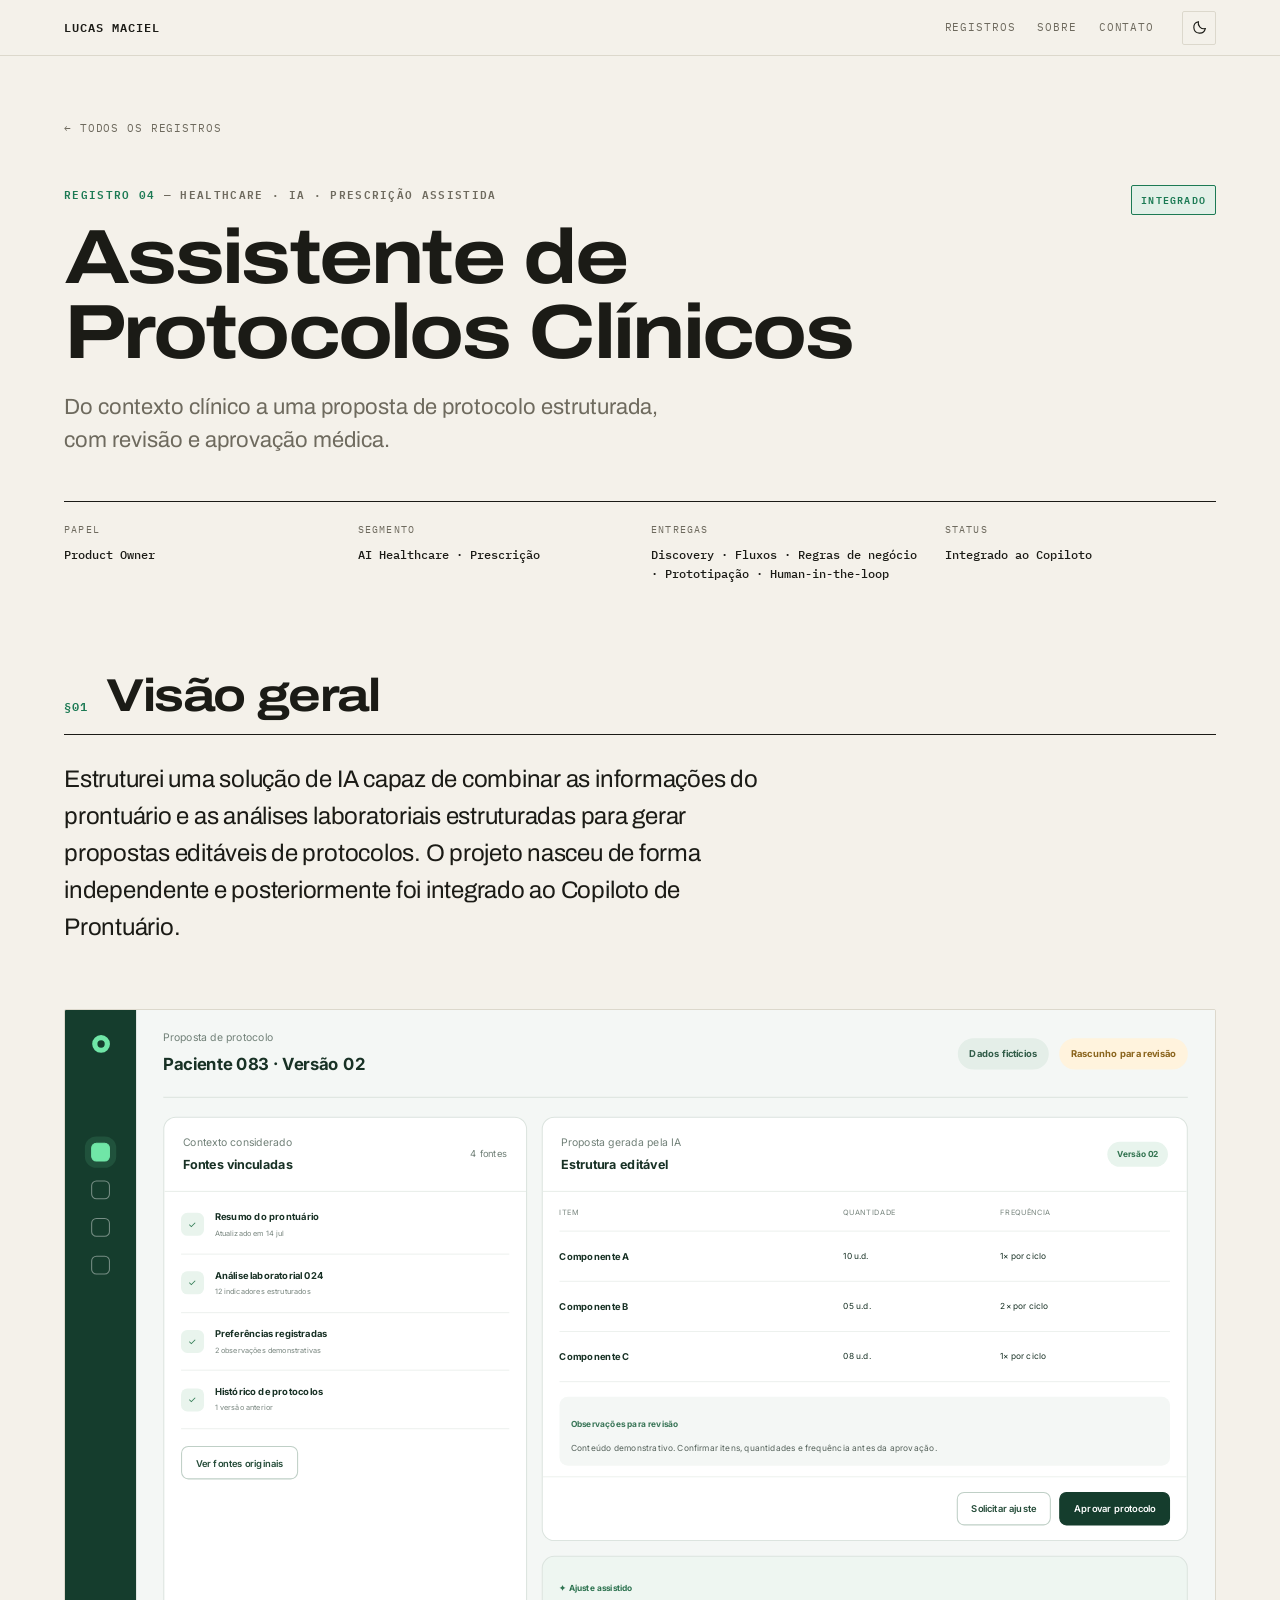
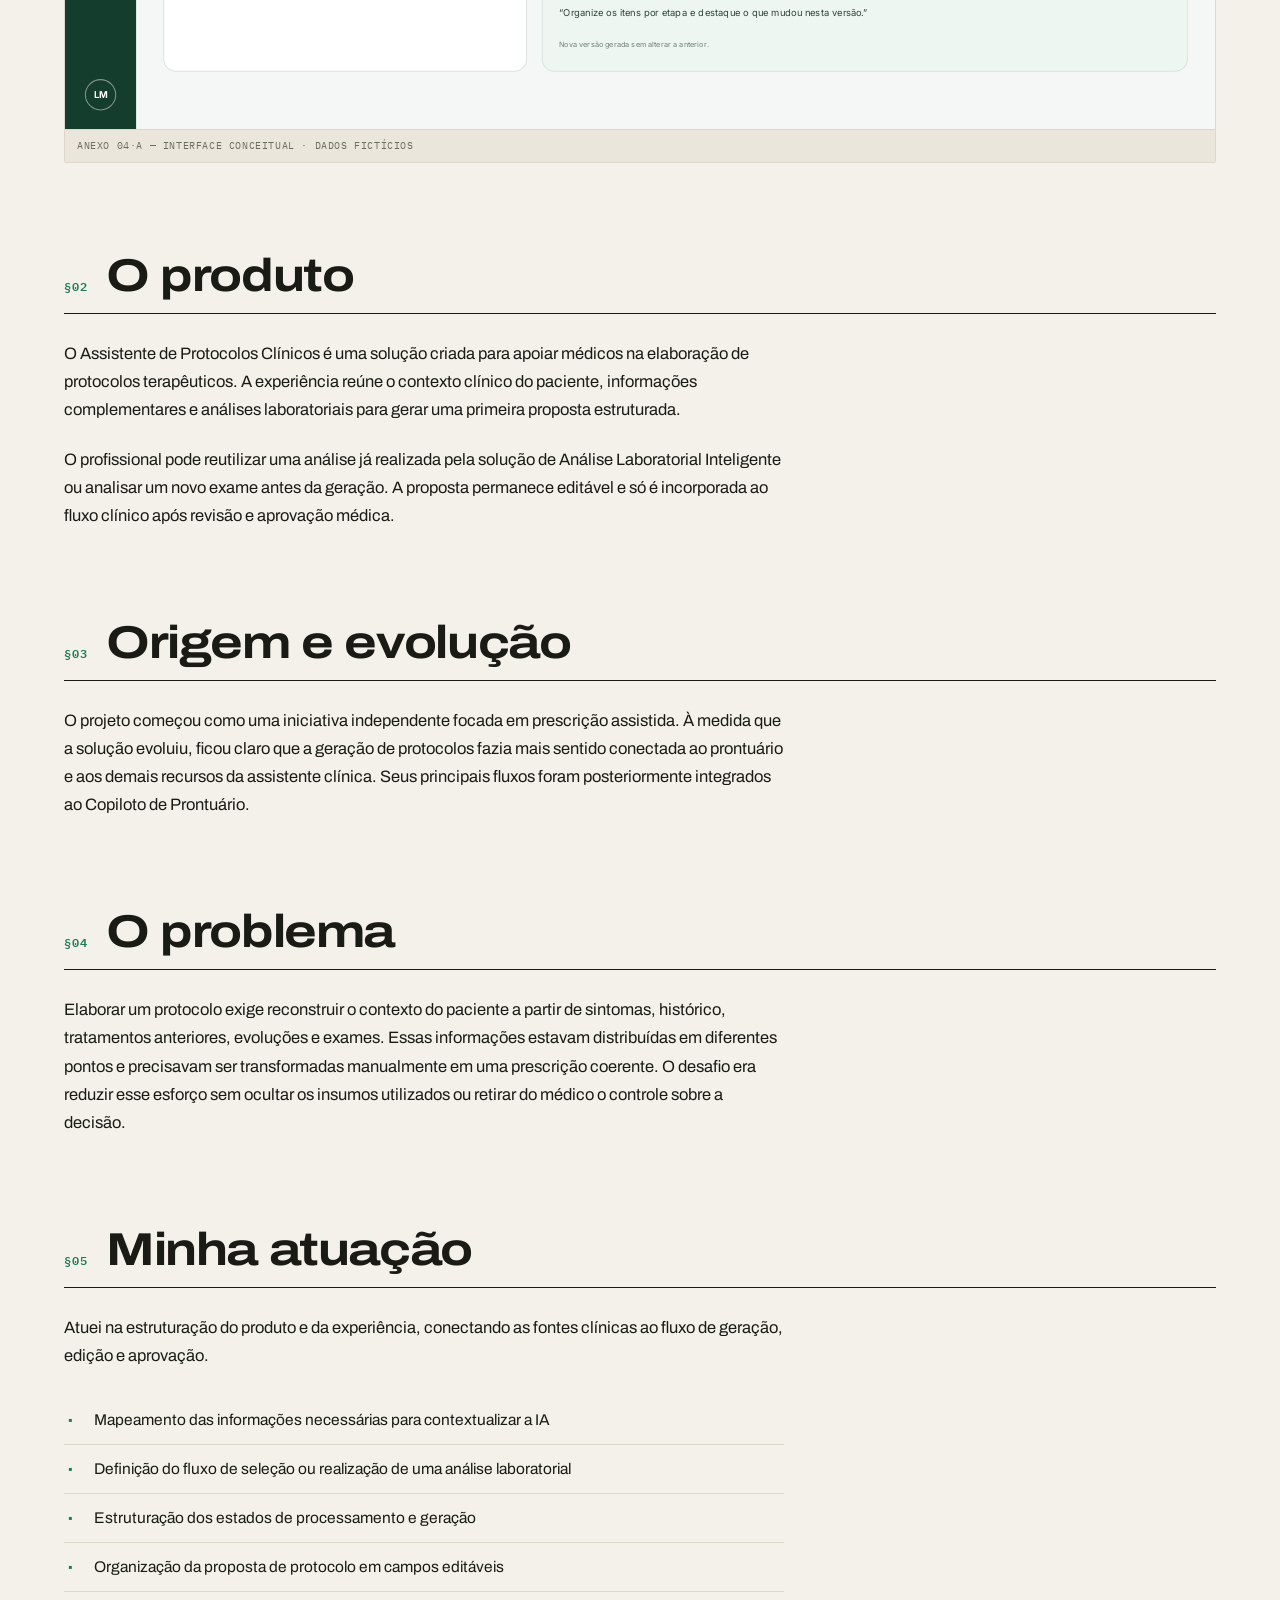
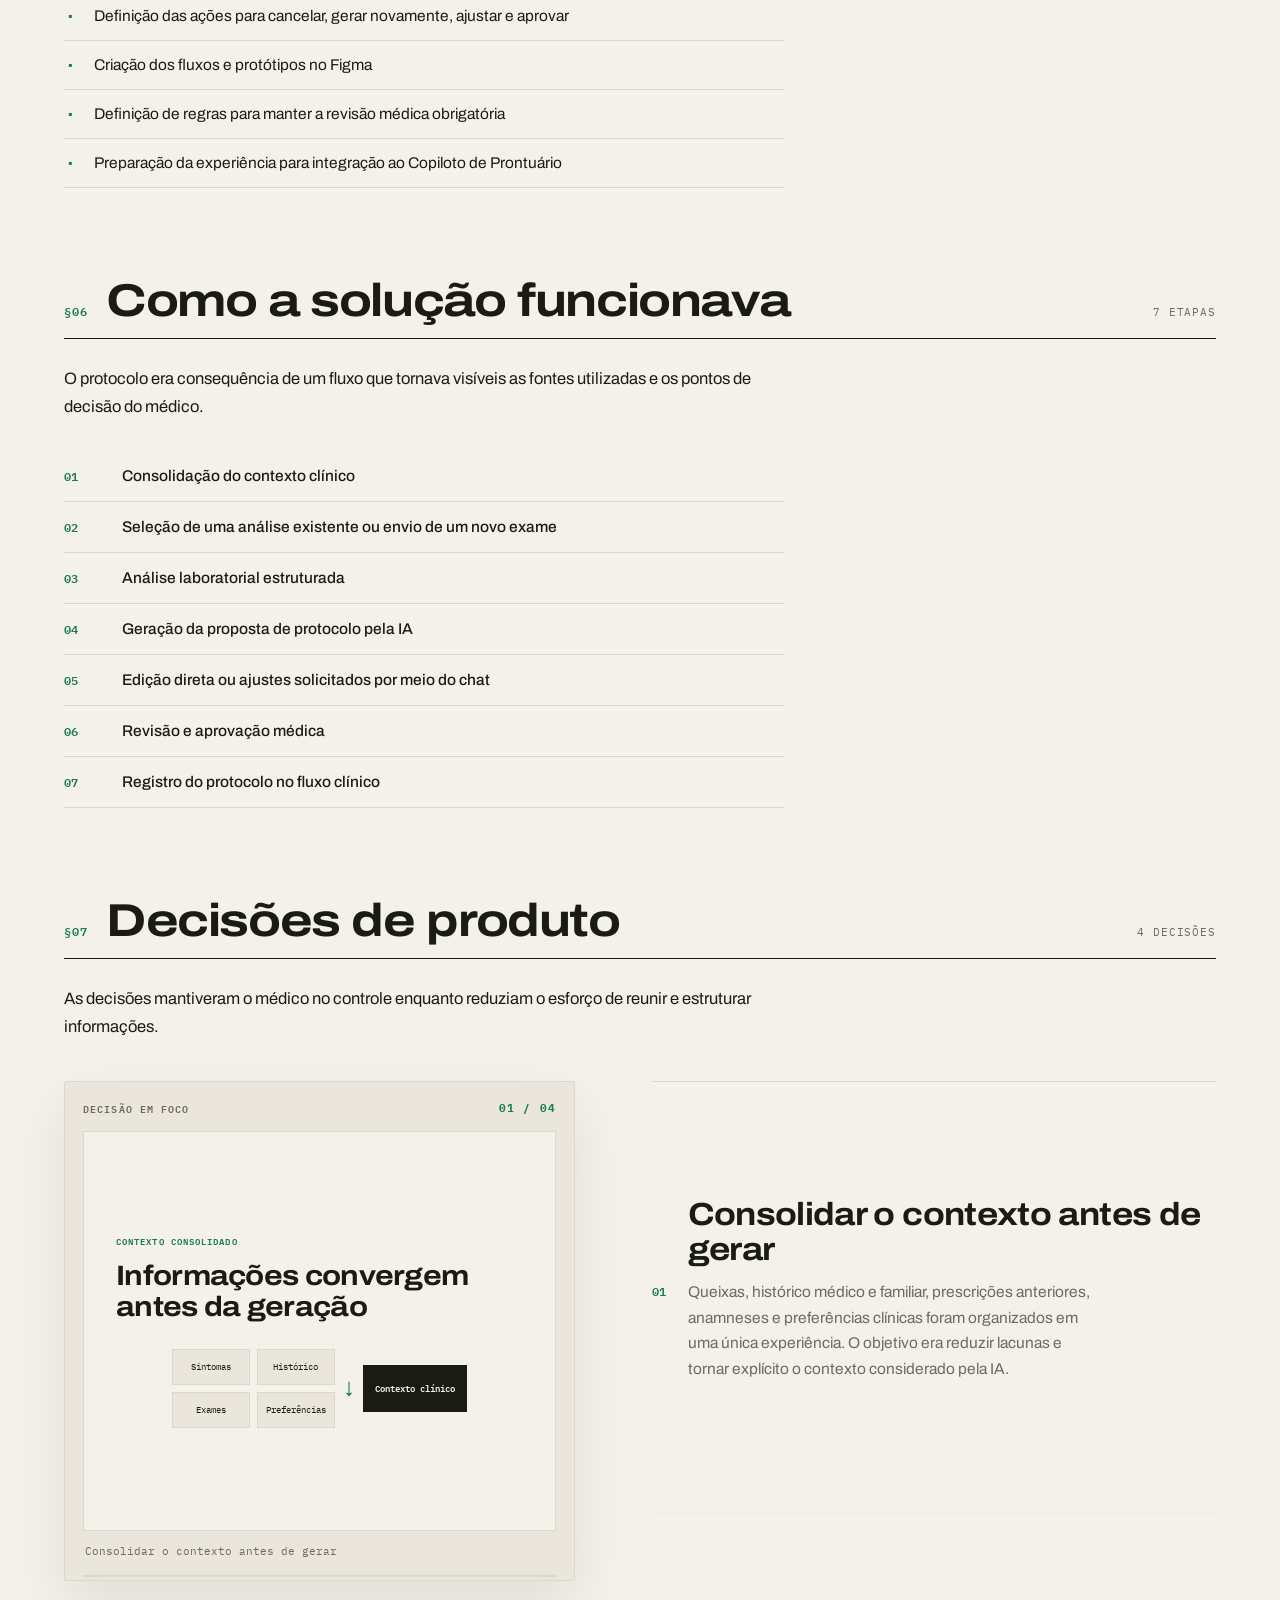
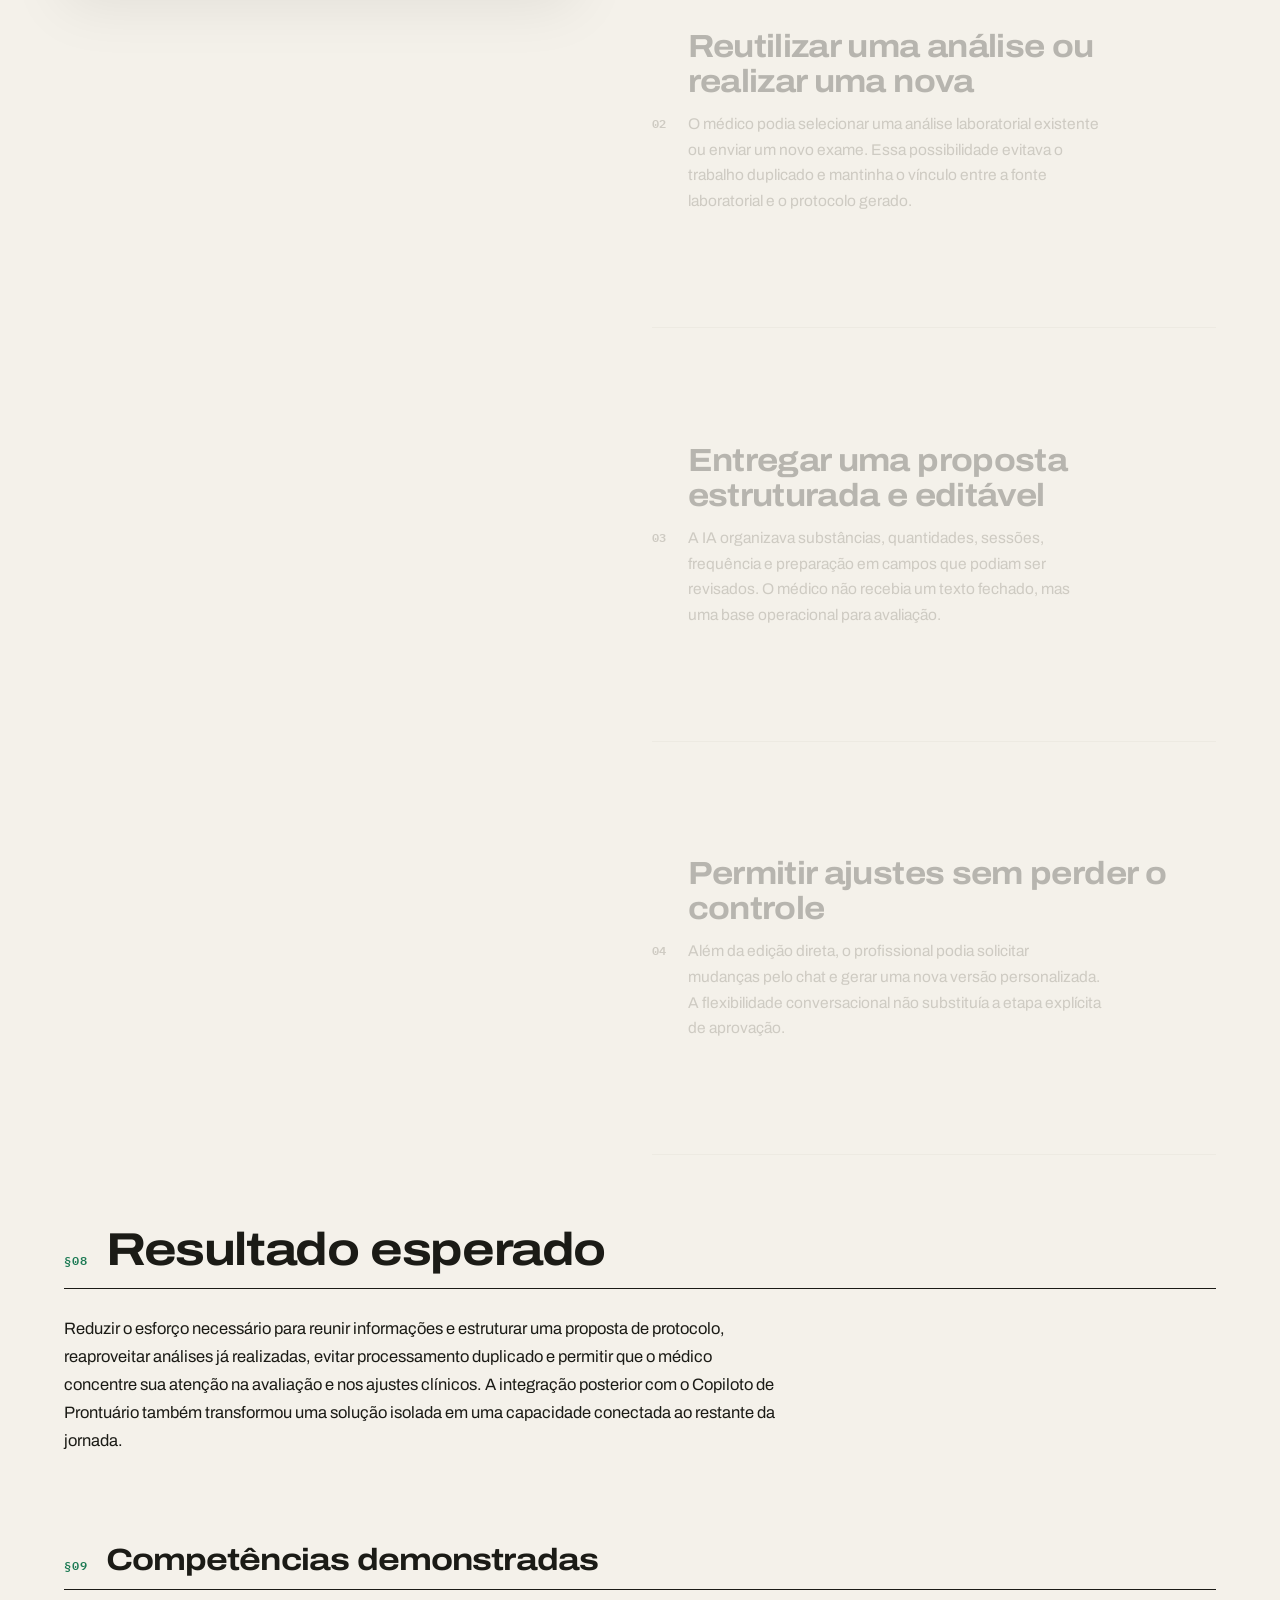
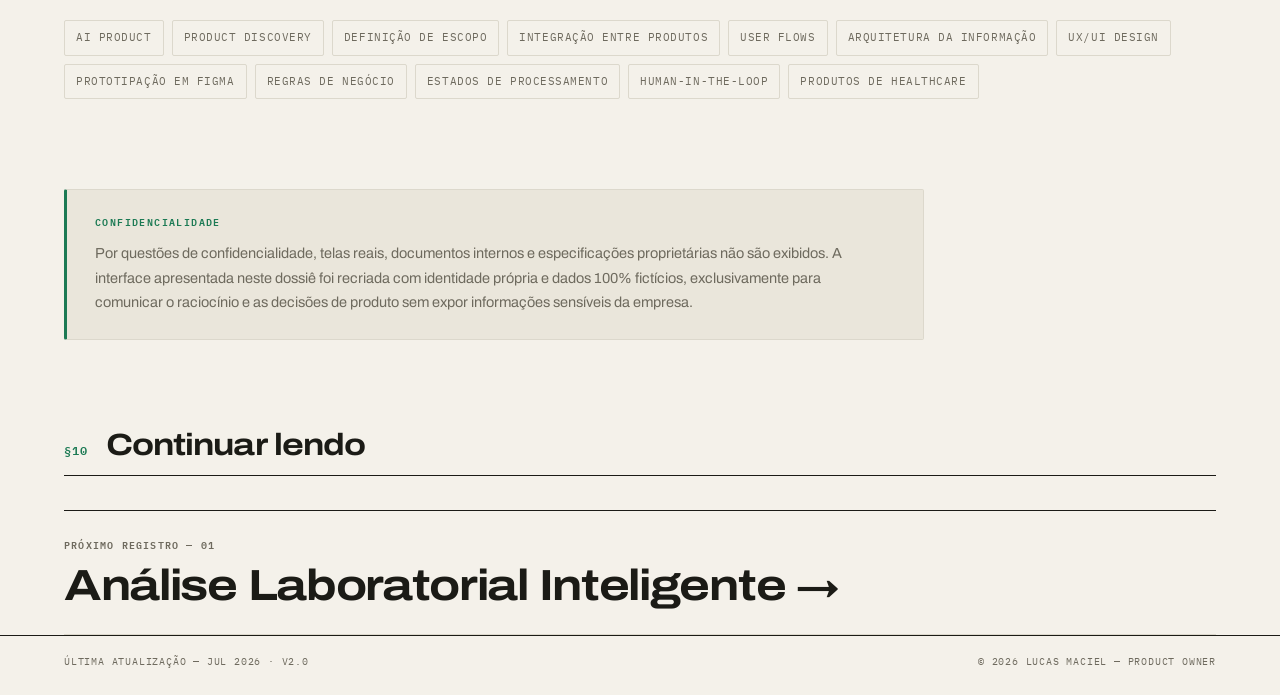
<file: assistente-protocolos-clinicos.html>
<!doctype html>
<html lang="pt-BR">
<head>
<!-- Google tag (gtag.js) -->
<script async src="https://www.googletagmanager.com/gtag/js?id=G-HG7Y3JPS91"></script>
<script>
  window.dataLayer = window.dataLayer || [];
  function gtag() { dataLayer.push(arguments); }
  gtag('js', new Date());

  gtag('config', 'G-HG7Y3JPS91');
</script>
  <meta charset="UTF-8">
  <meta name="viewport" content="width=device-width, initial-scale=1.0">
  <meta name="description" content="Dossiê: solução de IA que combina prontuário e análises laboratoriais para gerar propostas editáveis de protocolos.">
  <meta property="og:title" content="Assistente de Protocolos Clínicos — Lucas Maciel">
  <meta property="og:description" content="Dossiê: solução de IA que combina prontuário e análises laboratoriais para gerar propostas editáveis de protocolos.">
  <meta property="og:type" content="website">
  <title>Assistente de Protocolos Clínicos — Lucas Maciel</title>
  <link rel="icon" href="data:image/svg+xml,%3Csvg xmlns='http://www.w3.org/2000/svg' viewBox='0 0 32 32'%3E%3Crect width='32' height='32' fill='%231C7A54'/%3E%3Ctext x='16' y='22' font-family='monospace' font-size='16' font-weight='700' fill='%23F4F1EA' text-anchor='middle'%3ELM%3C/text%3E%3C/svg%3E">
  <link rel="preconnect" href="https://fonts.googleapis.com">
  <link rel="preconnect" href="https://fonts.gstatic.com" crossorigin>
  <link href="https://fonts.googleapis.com/css2?family=Archivo:ital,wdth,wght@0,62..125,100..900;1,62..125,100..900&amp;family=Inter:wght@400;500;600;700&amp;family=IBM+Plex+Mono:wght@400;500;600&amp;display=swap" rel="stylesheet">
  <script>if('scrollRestoration' in history){history.scrollRestoration='manual'}</script>
  <script>(function(){var t=localStorage.getItem('theme');document.documentElement.setAttribute('data-theme',t||(matchMedia('(prefers-color-scheme: dark)').matches?'dark':'light'))})()</script>
  <link rel="stylesheet" href="styles.css?v=10">
  <link rel="stylesheet" href="anexos.css?v=2">
  <link rel="stylesheet" href="scrollytelling.css?v=4">
  <link rel="stylesheet" href="case.css?v=3">
</head>
<body>
  <header class="topbar">
    <a class="brand" href="/">Lucas Maciel</a>
    <nav class="topnav" aria-label="Navegação principal">
      <a href="/#registros">Registros</a>
      <a href="/sobre">Sobre</a>
      <a href="/#contato">Contato</a>
    </nav>
    <button class="theme-toggle" aria-label="Ativar tema escuro" aria-pressed="false">
      <svg class="icon-moon" viewBox="0 0 24 24" aria-hidden="true"><path d="M20.2 13.6A8.2 8.2 0 0 1 10.4 3.8a8.2 8.2 0 1 0 9.8 9.8z"/></svg>
      <svg class="icon-sun" viewBox="0 0 24 24" aria-hidden="true"><circle cx="12" cy="12" r="4"/><path d="M12 2.5v2.2M12 19.3v2.2M2.5 12h2.2M19.3 12h2.2M5.3 5.3l1.6 1.6M17.1 17.1l1.6 1.6M18.7 5.3l-1.6 1.6M6.9 17.1l-1.6 1.6"/></svg>
    </button>
  </header>

  <main class="dossie">
    <p class="crumb"><a href="/#registros">← Todos os registros</a></p>
    <header class="dossie-head" data-reveal>
      <p class="dossie-meta"><b>Registro 04</b> — Healthcare · IA · Prescrição assistida</p>
      <h1>Assistente de Protocolos Clínicos</h1>
      <p class="dossie-sub">Do contexto clínico a uma proposta de protocolo estruturada, com revisão e aprovação médica.</p>
      <span class="stamp">Integrado</span>
    </header>
    <dl class="ficha-tec" data-reveal><div><dt>Papel</dt><dd>Product Owner</dd></div><div><dt>Segmento</dt><dd>AI Healthcare · Prescrição</dd></div><div><dt>Entregas</dt><dd>Discovery · Fluxos · Regras de negócio · Prototipação · Human-in-the-loop</dd></div><div><dt>Status</dt><dd>Integrado ao Copiloto</dd></div></dl>
    <section class="section">
      <header class="section-head" data-reveal><span class="section-index">§01</span><h2>Visão geral</h2></header>
      <div class="prose" data-reveal><p class="lead">Estruturei uma solução de IA capaz de combinar as informações do prontuário e as análises laboratoriais estruturadas para gerar propostas editáveis de protocolos. O projeto nasceu de forma independente e posteriormente foi integrado ao Copiloto de Prontuário.</p></div>
    </section>
    <figure class="anexo" data-reveal>
      <div class="anexo-canvas" inert><div class="anexo-scale">
<div class="product-concept" role="img" aria-label="Interface conceitual de assistente de protocolos com contexto, proposta editável, ajustes e aprovação médica">
          <aside class="product-rail" aria-hidden="true"><div class="product-mark"></div><nav><i class="is-current"></i><i></i><i></i><i></i></nav><span>LM</span></aside>
          <div class="product-space">
            <header class="product-top"><div><small>Proposta de protocolo</small><strong>Paciente 083 · Versão 02</strong></div><div><span class="concept-badge">Dados fictícios</span><b class="draft-status">Rascunho para revisão</b></div></header>
            <div class="protocol-layout">
              <section class="concept-panel context-panel"><header><div><small>Contexto considerado</small><strong>Fontes vinculadas</strong></div><span>4 fontes</span></header><div class="context-list"><p><i>✓</i><span><b>Resumo do prontuário</b><small>Atualizado em 14 jul</small></span></p><p><i>✓</i><span><b>Análise laboratorial 024</b><small>12 indicadores estruturados</small></span></p><p><i>✓</i><span><b>Preferências registradas</b><small>2 observações demonstrativas</small></span></p><p><i>✓</i><span><b>Histórico de protocolos</b><small>1 versão anterior</small></span></p></div><button type="button" class="source-button">Ver fontes originais</button></section>
              <section class="concept-panel protocol-editor"><header><div><small>Proposta gerada pela IA</small><strong>Estrutura editável</strong></div><span class="status-pill">Versão 02</span></header><div class="protocol-table"><div class="table-head"><span>Item</span><span>Quantidade</span><span>Frequência</span></div><div><b>Componente A</b><span>10 u.d.</span><span>1× por ciclo</span></div><div><b>Componente B</b><span>05 u.d.</span><span>2× por ciclo</span></div><div><b>Componente C</b><span>08 u.d.</span><span>1× por ciclo</span></div></div><div class="protocol-notes"><small>Observações para revisão</small><p>Conteúdo demonstrativo. Confirmar itens, quantidades e frequência antes da aprovação.</p></div><div class="review-actions"><button type="button">Solicitar ajuste</button><button type="button">Aprovar protocolo</button></div></section>
              <section class="concept-panel adjustment-panel"><span>✦ Ajuste assistido</span><p>“Organize os itens por etapa e destaque o que mudou nesta versão.”</p><small>Nova versão gerada sem alterar a anterior.</small></section>
            </div>
          </div>
        </div>
      </div></div>
      <figcaption>Anexo 04·A — Interface conceitual · dados fictícios</figcaption>
    </figure>
    <section class="section">
      <header class="section-head" data-reveal><span class="section-index">§02</span><h2>O produto</h2></header>
      <div class="prose" data-reveal><p>O Assistente de Protocolos Clínicos é uma solução criada para apoiar médicos na elaboração de protocolos terapêuticos. A experiência reúne o contexto clínico do paciente, informações complementares e análises laboratoriais para gerar uma primeira proposta estruturada.</p><p>O profissional pode reutilizar uma análise já realizada pela solução de Análise Laboratorial Inteligente ou analisar um novo exame antes da geração. A proposta permanece editável e só é incorporada ao fluxo clínico após revisão e aprovação médica.</p></div>
    </section>
    <section class="section">
      <header class="section-head" data-reveal><span class="section-index">§03</span><h2>Origem e evolução</h2></header>
      <div class="prose" data-reveal><p>O projeto começou como uma iniciativa independente focada em prescrição assistida. À medida que a solução evoluiu, ficou claro que a geração de protocolos fazia mais sentido conectada ao prontuário e aos demais recursos da assistente clínica. Seus principais fluxos foram posteriormente integrados ao Copiloto de Prontuário.</p></div>
    </section>
    <section class="section">
      <header class="section-head" data-reveal><span class="section-index">§04</span><h2>O problema</h2></header>
      <div class="prose" data-reveal><p>Elaborar um protocolo exige reconstruir o contexto do paciente a partir de sintomas, histórico, tratamentos anteriores, evoluções e exames. Essas informações estavam distribuídas em diferentes pontos e precisavam ser transformadas manualmente em uma prescrição coerente. O desafio era reduzir esse esforço sem ocultar os insumos utilizados ou retirar do médico o controle sobre a decisão.</p></div>
    </section>
    <section class="section">
      <header class="section-head" data-reveal><span class="section-index">§05</span><h2>Minha atuação</h2></header>
      <div class="prose" data-reveal><p>Atuei na estruturação do produto e da experiência, conectando as fontes clínicas ao fluxo de geração, edição e aprovação.</p></div>
      <ul class="checklist" data-reveal><li>Mapeamento das informações necessárias para contextualizar a IA</li><li>Definição do fluxo de seleção ou realização de uma análise laboratorial</li><li>Estruturação dos estados de processamento e geração</li><li>Organização da proposta de protocolo em campos editáveis</li><li>Definição das ações para cancelar, gerar novamente, ajustar e aprovar</li><li>Criação dos fluxos e protótipos no Figma</li><li>Definição de regras para manter a revisão médica obrigatória</li><li>Preparação da experiência para integração ao Copiloto de Prontuário</li></ul>
    </section>
    <section class="section">
      <header class="section-head" data-reveal><span class="section-index">§06</span><h2>Como a solução funcionava</h2><p class="section-note">7 etapas</p></header>
      <div class="prose" data-reveal><p>O protocolo era consequência de um fluxo que tornava visíveis as fontes utilizadas e os pontos de decisão do médico.</p></div>
      <ol class="flow-list" data-reveal><li><span>01</span><p>Consolidação do contexto clínico</p></li><li><span>02</span><p>Seleção de uma análise existente ou envio de um novo exame</p></li><li><span>03</span><p>Análise laboratorial estruturada</p></li><li><span>04</span><p>Geração da proposta de protocolo pela IA</p></li><li><span>05</span><p>Edição direta ou ajustes solicitados por meio do chat</p></li><li><span>06</span><p>Revisão e aprovação médica</p></li><li><span>07</span><p>Registro do protocolo no fluxo clínico</p></li></ol>
    </section>
    <section class="section">
      <header class="section-head" data-reveal><span class="section-index">§07</span><h2>Decisões de produto</h2><p class="section-note">4 decisões</p></header>
      <div class="prose" data-reveal><p>As decisões mantiveram o médico no controle enquanto reduziam o esforço de reunir e estruturar informações.</p></div>

      <div class="decision-layout" data-case-story>
        <aside class="stage-frame decision-stage" aria-hidden="true">
          <div class="stage-top">
            <span>Decisão em foco</span>
            <strong data-case-counter>01 / 04</strong>
          </div>
          <div class="decision-scene-area"><div class="decision-scene is-active" data-decision-scene="1"><p>Contexto consolidado</p><h4>Informações convergem antes da geração</h4><div class="scene-converge"><div><span>Sintomas</span><span>Histórico</span><span>Exames</span><span>Preferências</span></div><i>↓</i><strong>Contexto clínico</strong></div></div><div class="decision-scene" data-decision-scene="2"><p>Escolha explícita</p><h4>Reutilizar ou analisar novamente</h4><div class="scene-branch"><span>Exame necessário</span><i></i><div><strong>Análise existente</strong><b>ou</b><strong>Novo exame</strong></div><i></i><span>Fonte vinculada</span></div></div><div class="decision-scene" data-decision-scene="3"><p>Proposta editável</p><h4>Informação pronta para revisão</h4><div class="scene-table"><div><b>Substância</b><b>Quantidade</b><b>Frequência</b></div><span></span><span></span><span></span><small>Sessões · Preparação · Observações</small></div></div><div class="decision-scene" data-decision-scene="4"><p>Ajuste com controle</p><h4>A conversa gera uma nova versão</h4><div class="scene-chain"><span>Protocolo v1</span><i>+</i><span>Ajuste no chat</span><i>→</i><span>Protocolo v2</span><i>→</i><strong>Aprovação médica</strong></div></div></div>
          <p class="decision-figcaption" data-case-caption>Consolidar o contexto antes de gerar</p>
          <div class="stage-progress"><i></i></div>
        </aside>
        <ol class="stage-steps decision-steps"><li class="stage-step is-active" data-case-decision="1"><span>01</span><div><h3>Consolidar o contexto antes de gerar</h3><p>Queixas, histórico médico e familiar, prescrições anteriores, anamneses e preferências clínicas foram organizados em uma única experiência. O objetivo era reduzir lacunas e tornar explícito o contexto considerado pela IA.</p></div></li><li class="stage-step" data-case-decision="2"><span>02</span><div><h3>Reutilizar uma análise ou realizar uma nova</h3><p>O médico podia selecionar uma análise laboratorial existente ou enviar um novo exame. Essa possibilidade evitava o trabalho duplicado e mantinha o vínculo entre a fonte laboratorial e o protocolo gerado.</p></div></li><li class="stage-step" data-case-decision="3"><span>03</span><div><h3>Entregar uma proposta estruturada e editável</h3><p>A IA organizava substâncias, quantidades, sessões, frequência e preparação em campos que podiam ser revisados. O médico não recebia um texto fechado, mas uma base operacional para avaliação.</p></div></li><li class="stage-step" data-case-decision="4"><span>04</span><div><h3>Permitir ajustes sem perder o controle</h3><p>Além da edição direta, o profissional podia solicitar mudanças pelo chat e gerar uma nova versão personalizada. A flexibilidade conversacional não substituía a etapa explícita de aprovação.</p></div></li></ol>
      </div>
    </section>
    <section class="section">
      <header class="section-head" data-reveal><span class="section-index">§08</span><h2>Resultado esperado</h2></header>
      <div class="prose" data-reveal><p>Reduzir o esforço necessário para reunir informações e estruturar uma proposta de protocolo, reaproveitar análises já realizadas, evitar processamento duplicado e permitir que o médico concentre sua atenção na avaliação e nos ajustes clínicos. A integração posterior com o Copiloto de Prontuário também transformou uma solução isolada em uma capacidade conectada ao restante da jornada.</p></div>
    </section>
    <section class="section">
      <header class="section-head" data-reveal><span class="section-index">§09</span><h2 class="h-small">Competências demonstradas</h2></header>
      <ul class="skill-tags" data-reveal><li>AI Product</li><li>Product Discovery</li><li>Definição de escopo</li><li>Integração entre produtos</li><li>User Flows</li><li>Arquitetura da informação</li><li>UX/UI Design</li><li>Prototipação em Figma</li><li>Regras de negócio</li><li>Estados de processamento</li><li>Human-in-the-loop</li><li>Produtos de healthcare</li></ul>
    </section>
  <aside class="confidencial" data-reveal>
    <div class="confidencial-inner">
      <b>Confidencialidade</b>
      <p>Por questões de confidencialidade, telas reais, documentos internos e especificações proprietárias não são exibidos. A interface apresentada neste dossiê foi recriada com identidade própria e dados 100% fictícios, exclusivamente para comunicar o raciocínio e as decisões de produto sem expor informações sensíveis da empresa.</p>
    </div>
  </aside>

    <section class="section">
      <header class="section-head" data-reveal><span class="section-index">§10</span><h2 class="h-small">Continuar lendo</h2></header>
      <a class="registro-next" href="/analise-laboratorial-inteligente"><small>Próximo registro — 01</small><strong>Análise Laboratorial Inteligente <span>→</span></strong></a>
    </section>
  </main>

  <footer class="ledger-foot">
    <span>Última atualização — Jul 2026 · v2.0</span>
    <span>© 2026 Lucas Maciel — Product Owner</span>
  </footer>

  <script src="script.js?v=8"></script>
</body>
</html>
</file>
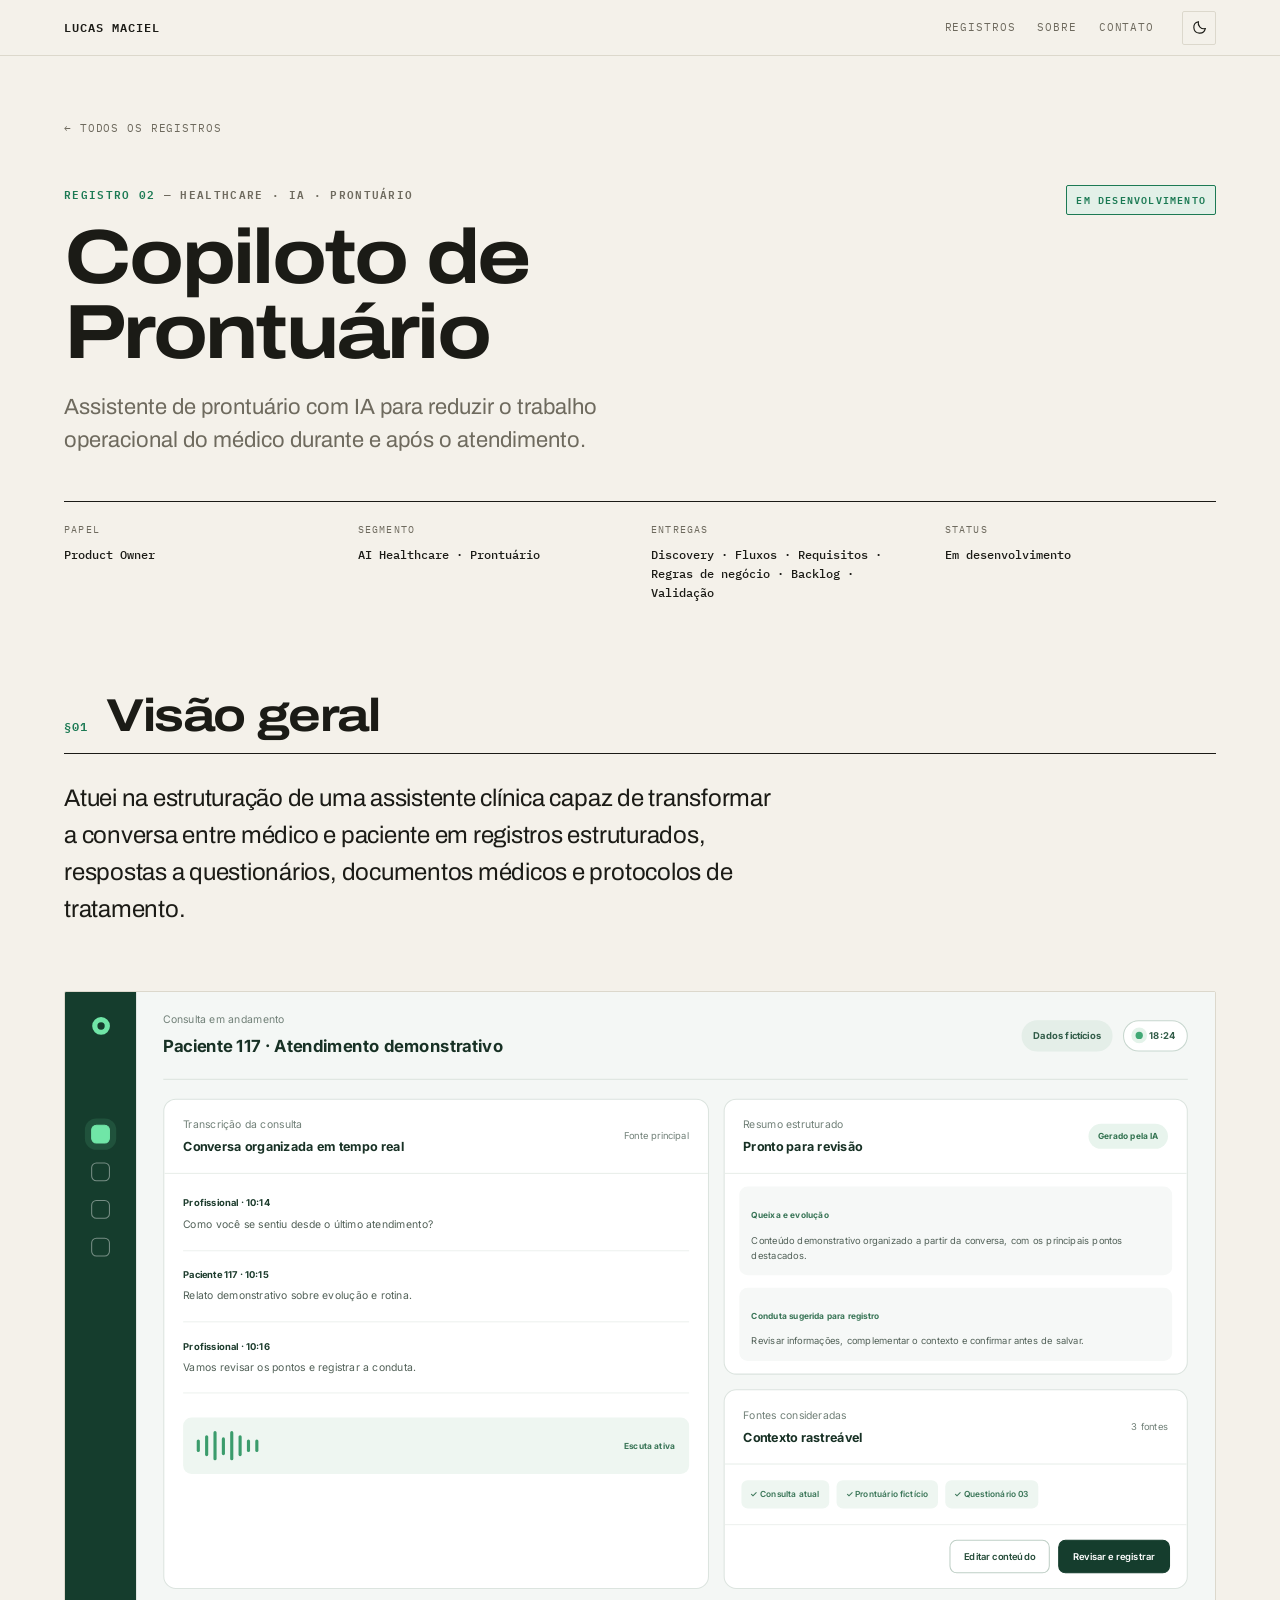
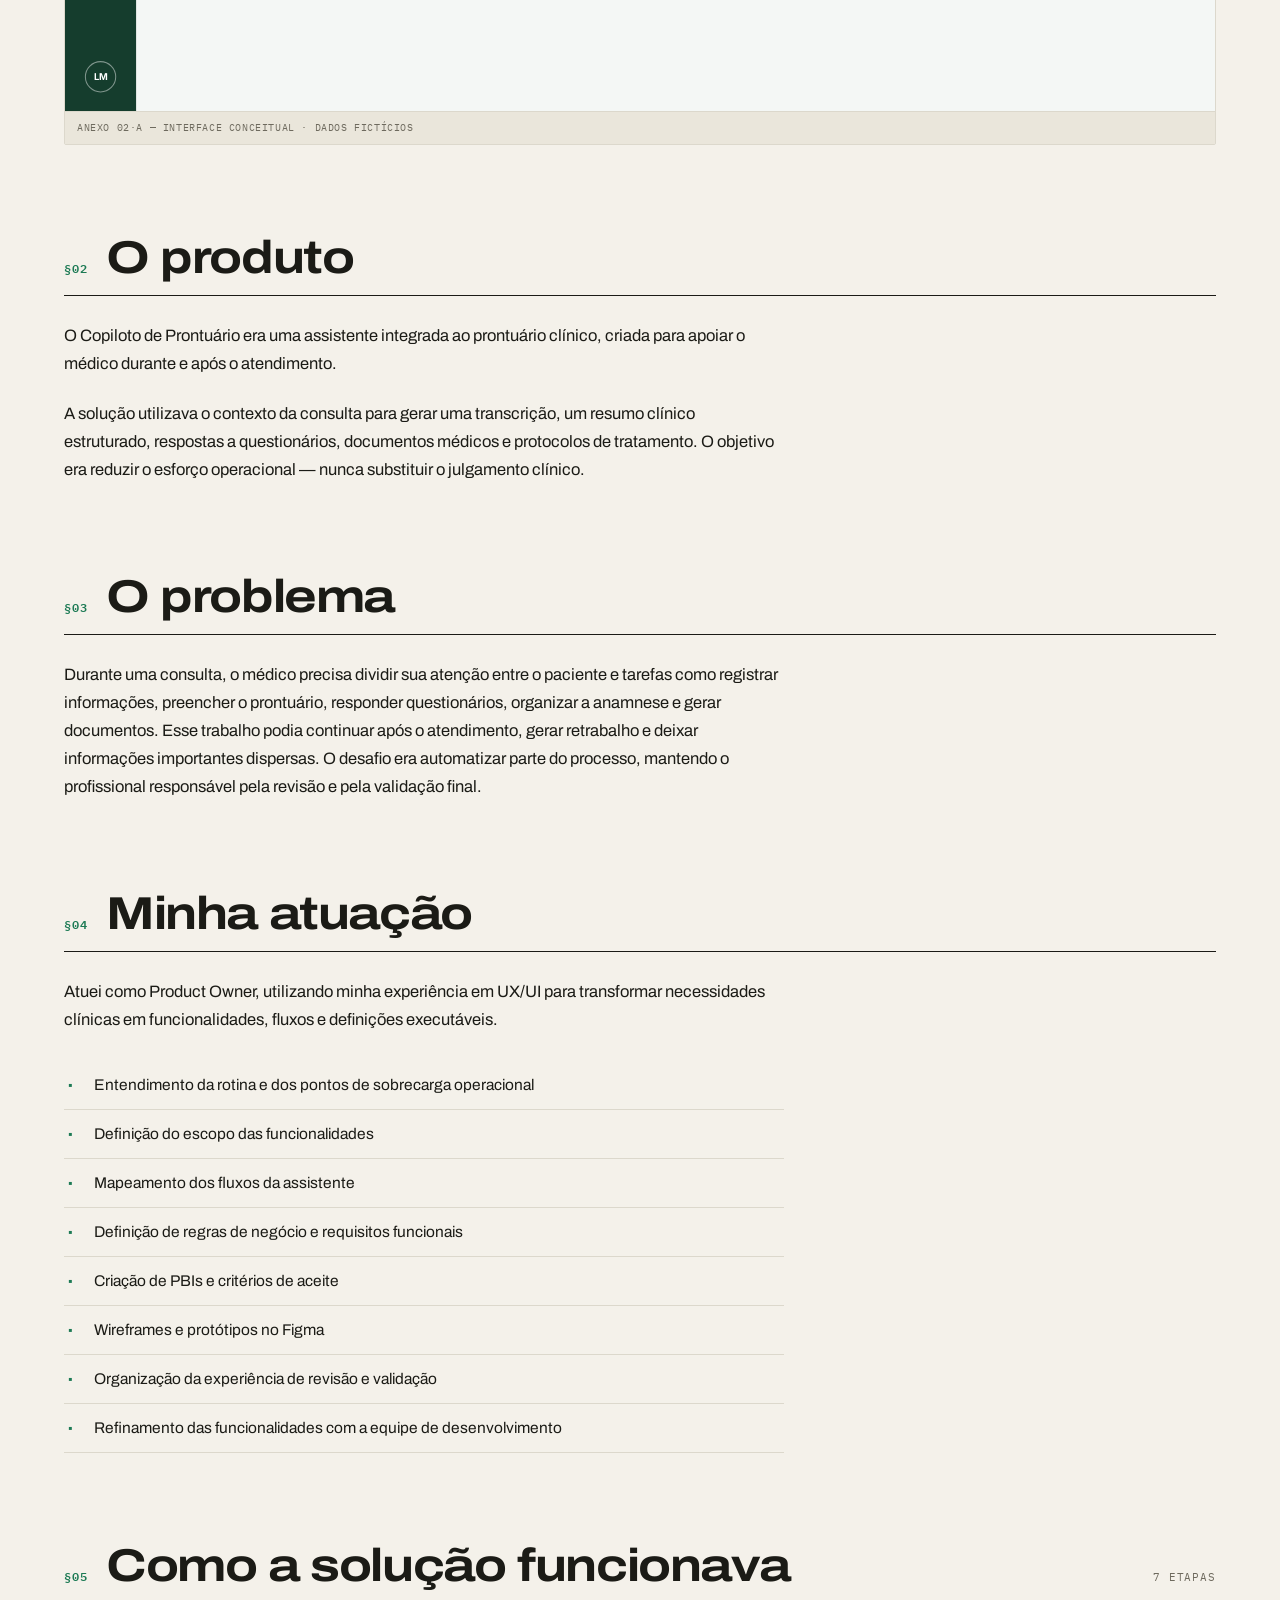
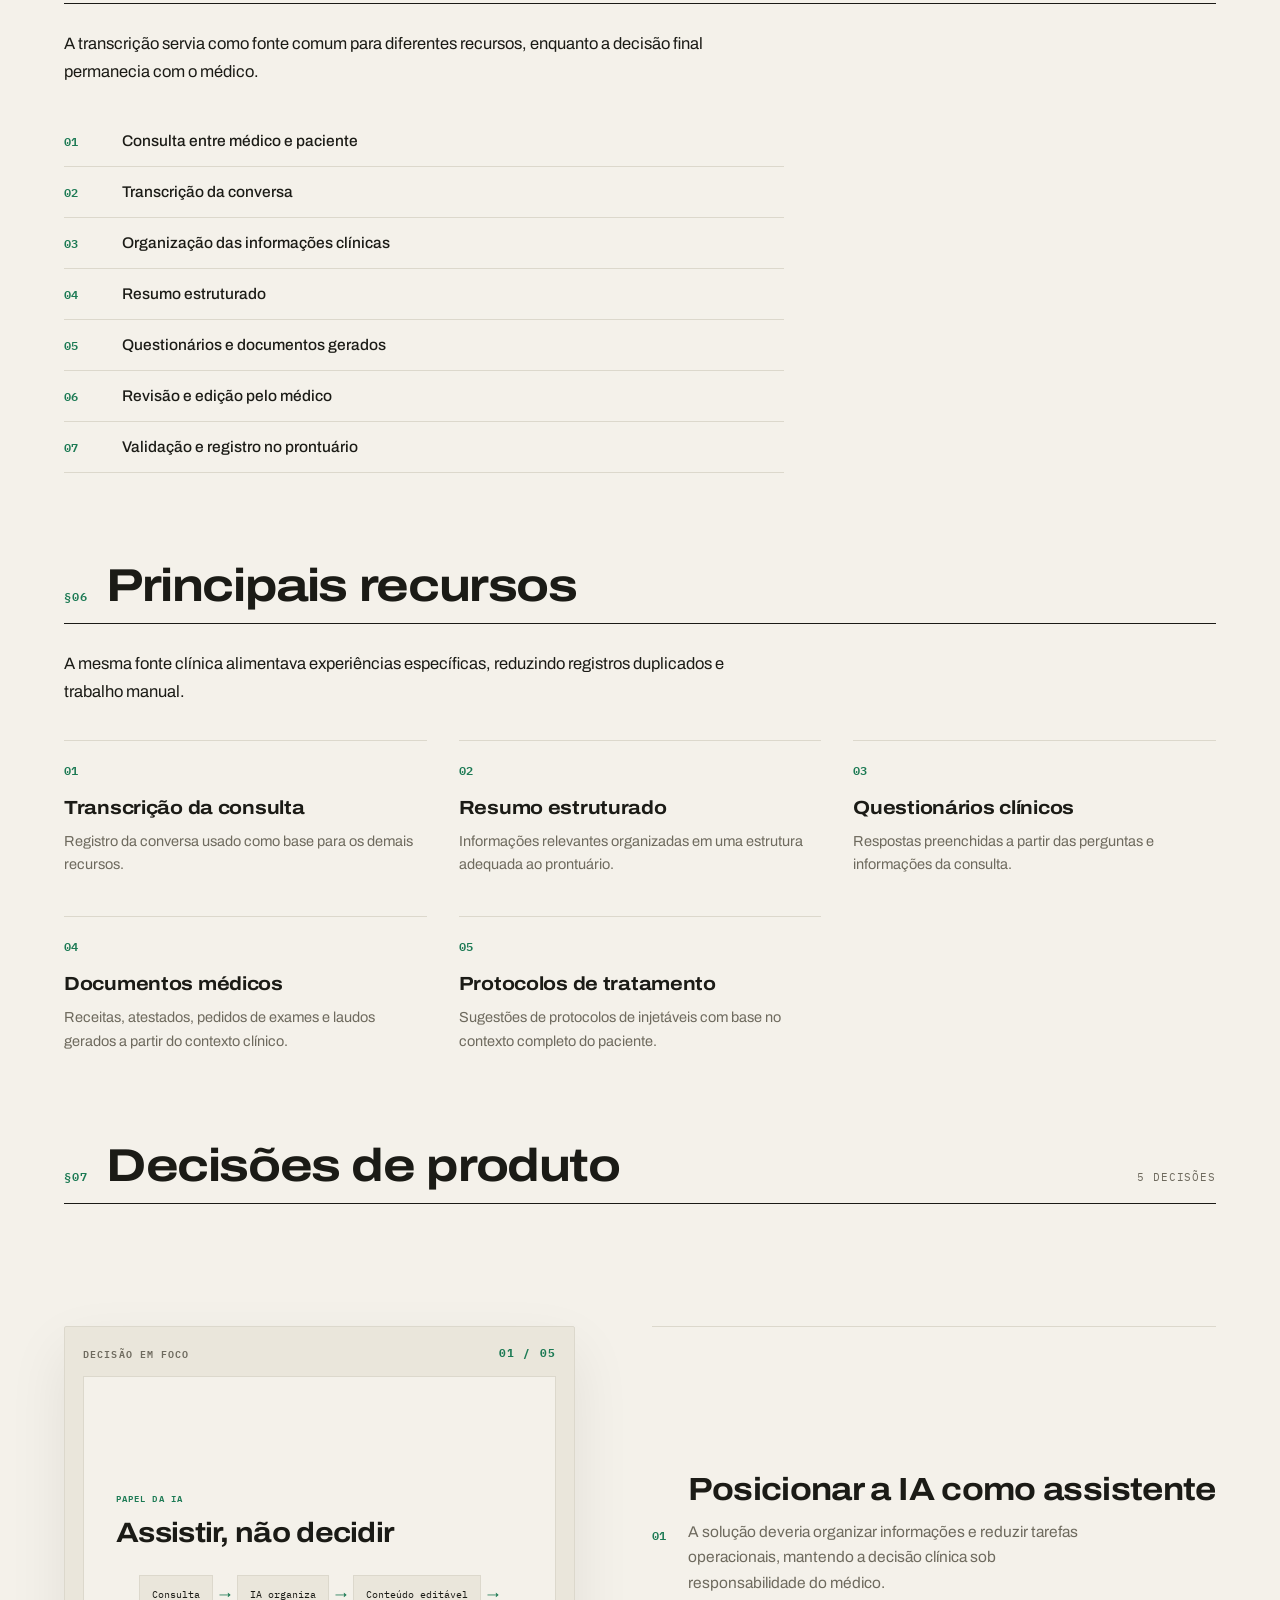
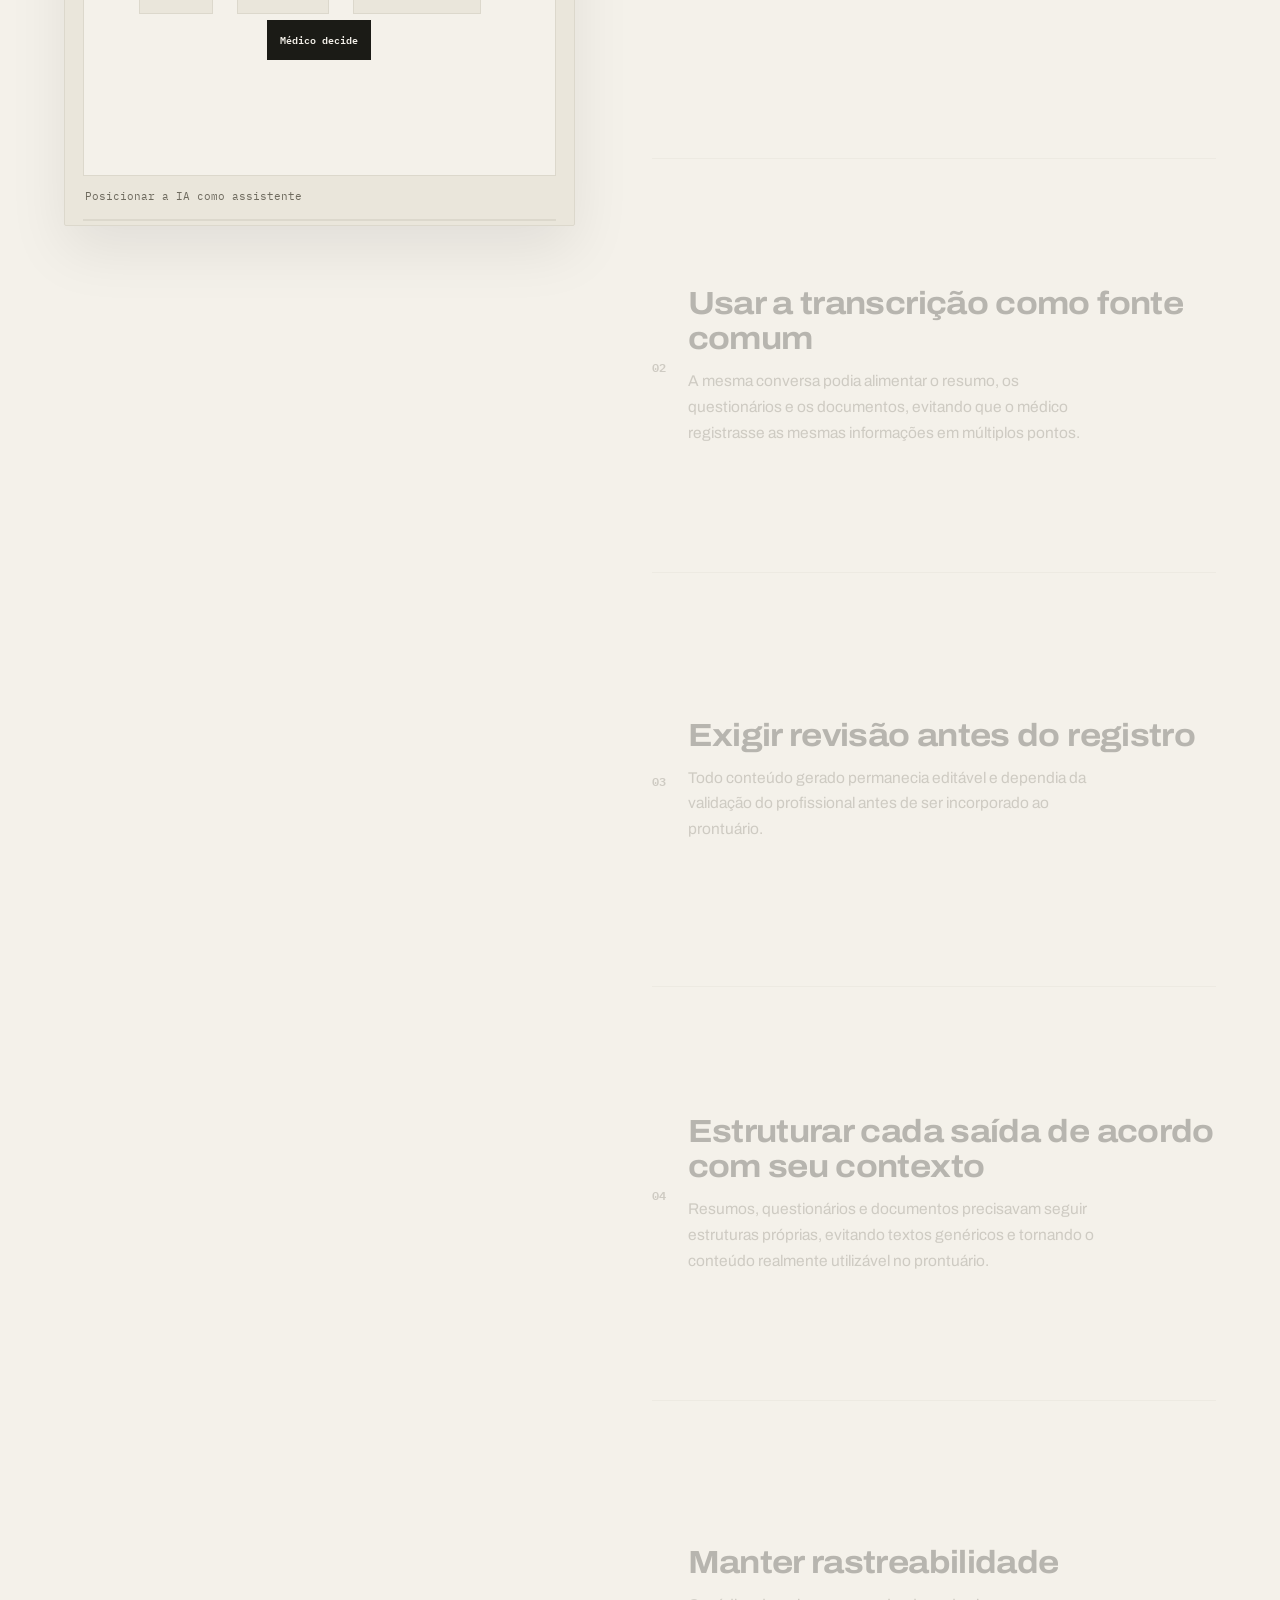
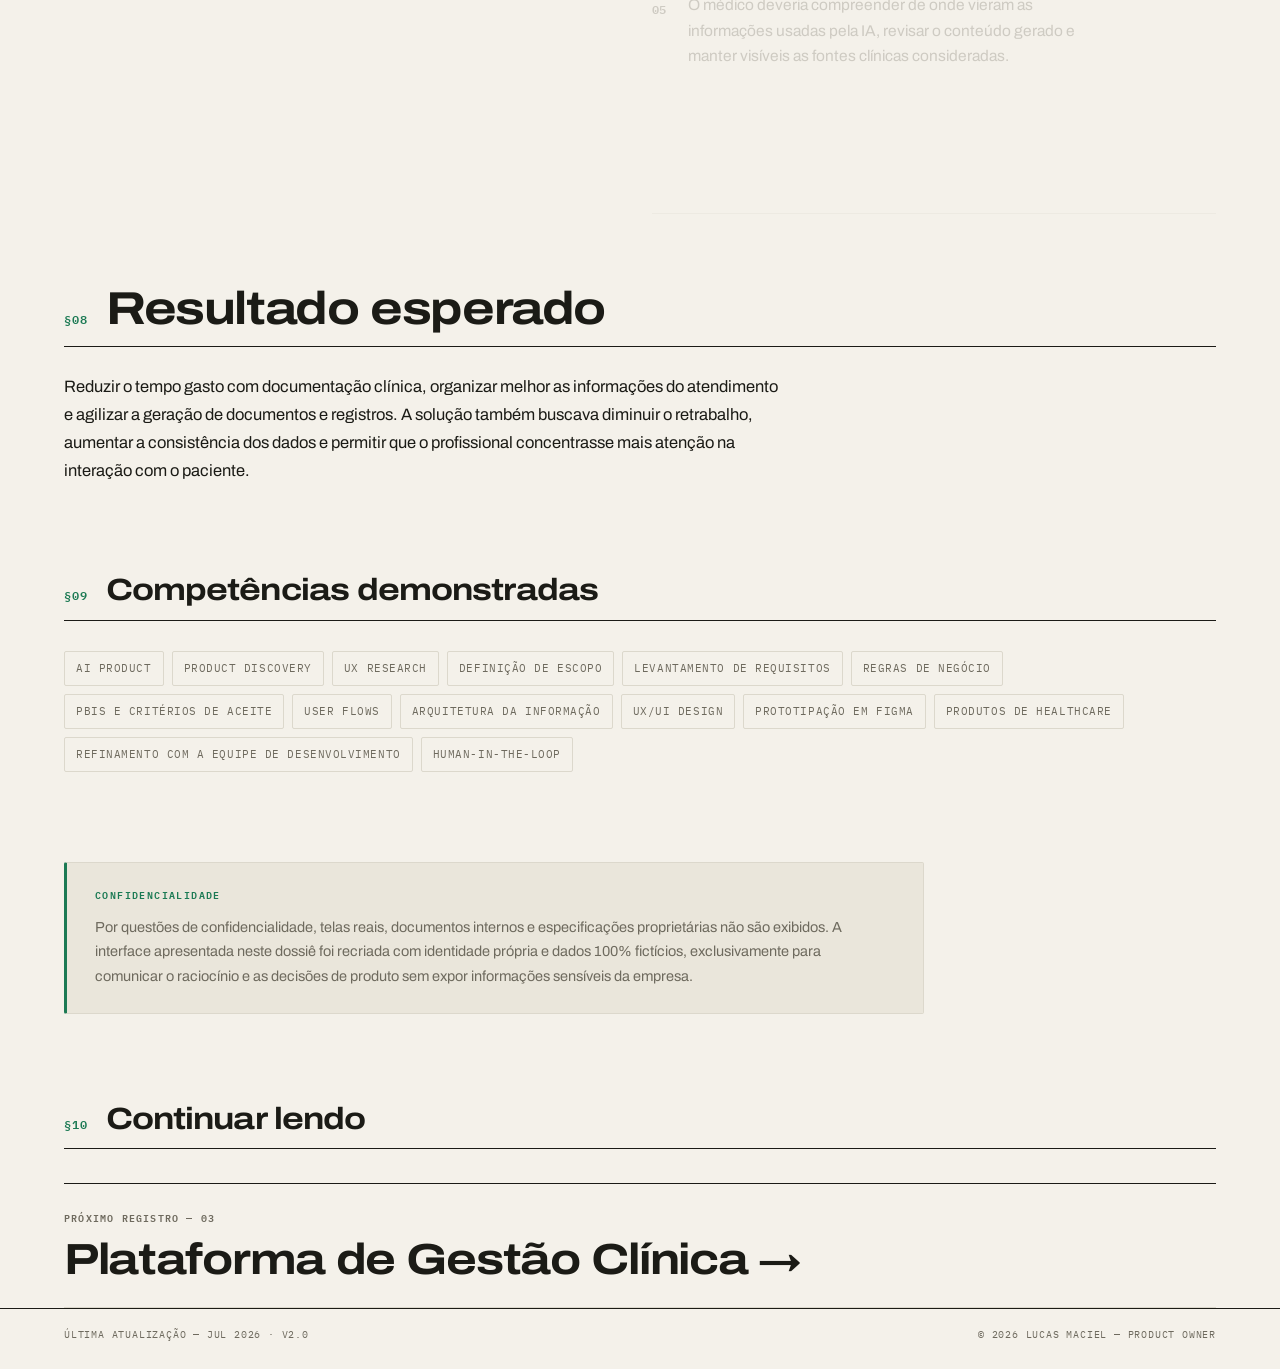
<file: copiloto-prontuario.html>
<!doctype html>
<html lang="pt-BR">
<head>
<!-- Google tag (gtag.js) -->
<script async src="https://www.googletagmanager.com/gtag/js?id=G-HG7Y3JPS91"></script>
<script>
  window.dataLayer = window.dataLayer || [];
  function gtag() { dataLayer.push(arguments); }
  gtag('js', new Date());

  gtag('config', 'G-HG7Y3JPS91');
</script>
  <meta charset="UTF-8">
  <meta name="viewport" content="width=device-width, initial-scale=1.0">
  <meta name="description" content="Dossiê: assistente clínica que transforma a conversa em registros estruturados, documentos e protocolos.">
  <meta property="og:title" content="Copiloto de Prontuário — Lucas Maciel">
  <meta property="og:description" content="Dossiê: assistente clínica que transforma a conversa em registros estruturados, documentos e protocolos.">
  <meta property="og:type" content="website">
  <title>Copiloto de Prontuário — Lucas Maciel</title>
  <link rel="icon" href="data:image/svg+xml,%3Csvg xmlns='http://www.w3.org/2000/svg' viewBox='0 0 32 32'%3E%3Crect width='32' height='32' fill='%231C7A54'/%3E%3Ctext x='16' y='22' font-family='monospace' font-size='16' font-weight='700' fill='%23F4F1EA' text-anchor='middle'%3ELM%3C/text%3E%3C/svg%3E">
  <link rel="preconnect" href="https://fonts.googleapis.com">
  <link rel="preconnect" href="https://fonts.gstatic.com" crossorigin>
  <link href="https://fonts.googleapis.com/css2?family=Archivo:ital,wdth,wght@0,62..125,100..900;1,62..125,100..900&amp;family=Inter:wght@400;500;600;700&amp;family=IBM+Plex+Mono:wght@400;500;600&amp;display=swap" rel="stylesheet">
  <script>if('scrollRestoration' in history){history.scrollRestoration='manual'}</script>
  <script>(function(){var t=localStorage.getItem('theme');document.documentElement.setAttribute('data-theme',t||(matchMedia('(prefers-color-scheme: dark)').matches?'dark':'light'))})()</script>
  <link rel="stylesheet" href="styles.css?v=10">
  <link rel="stylesheet" href="anexos.css?v=2">
  <link rel="stylesheet" href="scrollytelling.css?v=4">
  <link rel="stylesheet" href="case.css?v=3">
</head>
<body>
  <header class="topbar">
    <a class="brand" href="/">Lucas Maciel</a>
    <nav class="topnav" aria-label="Navegação principal">
      <a href="/#registros">Registros</a>
      <a href="/sobre">Sobre</a>
      <a href="/#contato">Contato</a>
    </nav>
    <button class="theme-toggle" aria-label="Ativar tema escuro" aria-pressed="false">
      <svg class="icon-moon" viewBox="0 0 24 24" aria-hidden="true"><path d="M20.2 13.6A8.2 8.2 0 0 1 10.4 3.8a8.2 8.2 0 1 0 9.8 9.8z"/></svg>
      <svg class="icon-sun" viewBox="0 0 24 24" aria-hidden="true"><circle cx="12" cy="12" r="4"/><path d="M12 2.5v2.2M12 19.3v2.2M2.5 12h2.2M19.3 12h2.2M5.3 5.3l1.6 1.6M17.1 17.1l1.6 1.6M18.7 5.3l-1.6 1.6M6.9 17.1l-1.6 1.6"/></svg>
    </button>
  </header>

  <main class="dossie">
    <p class="crumb"><a href="/#registros">← Todos os registros</a></p>
    <header class="dossie-head" data-reveal>
      <p class="dossie-meta"><b>Registro 02</b> — Healthcare · IA · Prontuário</p>
      <h1>Copiloto de Prontuário</h1>
      <p class="dossie-sub">Assistente de prontuário com IA para reduzir o trabalho operacional do médico durante e após o atendimento.</p>
      <span class="stamp">Em desenvolvimento</span>
    </header>
    <dl class="ficha-tec" data-reveal><div><dt>Papel</dt><dd>Product Owner</dd></div><div><dt>Segmento</dt><dd>AI Healthcare · Prontuário</dd></div><div><dt>Entregas</dt><dd>Discovery · Fluxos · Requisitos · Regras de negócio · Backlog · Validação</dd></div><div><dt>Status</dt><dd>Em desenvolvimento</dd></div></dl>
    <section class="section">
      <header class="section-head" data-reveal><span class="section-index">§01</span><h2>Visão geral</h2></header>
      <div class="prose" data-reveal><p class="lead">Atuei na estruturação de uma assistente clínica capaz de transformar a conversa entre médico e paciente em registros estruturados, respostas a questionários, documentos médicos e protocolos de tratamento.</p></div>
    </section>
    <figure class="anexo" data-reveal>
      <div class="anexo-canvas" inert><div class="anexo-scale">
<div class="product-concept" role="img" aria-label="Interface conceitual de copiloto clínico com transcrição, resumo estruturado, fontes e revisão médica">
          <aside class="product-rail" aria-hidden="true"><div class="product-mark"></div><nav><i class="is-current"></i><i></i><i></i><i></i></nav><span>LM</span></aside>
          <div class="product-space">
            <header class="product-top"><div><small>Consulta em andamento</small><strong>Paciente 117 · Atendimento demonstrativo</strong></div><div><span class="concept-badge">Dados fictícios</span><b class="live-badge"><i></i> 18:24</b></div></header>
            <div class="copilot-layout">
              <section class="concept-panel transcript-panel"><header><div><small>Transcrição da consulta</small><strong>Conversa organizada em tempo real</strong></div><span>Fonte principal</span></header><div class="transcript-lines"><p><b>Profissional · 10:14</b> Como você se sentiu desde o último atendimento?</p><p><b>Paciente 117 · 10:15</b> Relato demonstrativo sobre evolução e rotina.</p><p><b>Profissional · 10:16</b> Vamos revisar os pontos e registrar a conduta.</p></div><div class="audio-wave"><i></i><i></i><i></i><i></i><i></i><i></i><i></i><i></i><span>Escuta ativa</span></div></section>
              <section class="concept-panel summary-panel"><header><div><small>Resumo estruturado</small><strong>Pronto para revisão</strong></div><span class="status-pill">Gerado pela IA</span></header><div class="summary-field"><small>Queixa e evolução</small><p>Conteúdo demonstrativo organizado a partir da conversa, com os principais pontos destacados.</p></div><div class="summary-field"><small>Conduta sugerida para registro</small><p>Revisar informações, complementar o contexto e confirmar antes de salvar.</p></div></section>
              <section class="concept-panel source-panel"><header><div><small>Fontes consideradas</small><strong>Contexto rastreável</strong></div><span>3 fontes</span></header><div class="source-chips"><span>✓ Consulta atual</span><span>✓ Prontuário fictício</span><span>✓ Questionário 03</span></div><div class="review-actions"><button type="button">Editar conteúdo</button><button type="button">Revisar e registrar</button></div></section>
            </div>
          </div>
        </div>
      </div></div>
      <figcaption>Anexo 02·A — Interface conceitual · dados fictícios</figcaption>
    </figure>
    <section class="section">
      <header class="section-head" data-reveal><span class="section-index">§02</span><h2>O produto</h2></header>
      <div class="prose" data-reveal><p>O Copiloto de Prontuário era uma assistente integrada ao prontuário clínico, criada para apoiar o médico durante e após o atendimento.</p><p>A solução utilizava o contexto da consulta para gerar uma transcrição, um resumo clínico estruturado, respostas a questionários, documentos médicos e protocolos de tratamento. O objetivo era reduzir o esforço operacional — nunca substituir o julgamento clínico.</p></div>
    </section>
    <section class="section">
      <header class="section-head" data-reveal><span class="section-index">§03</span><h2>O problema</h2></header>
      <div class="prose" data-reveal><p>Durante uma consulta, o médico precisa dividir sua atenção entre o paciente e tarefas como registrar informações, preencher o prontuário, responder questionários, organizar a anamnese e gerar documentos. Esse trabalho podia continuar após o atendimento, gerar retrabalho e deixar informações importantes dispersas. O desafio era automatizar parte do processo, mantendo o profissional responsável pela revisão e pela validação final.</p></div>
    </section>
    <section class="section">
      <header class="section-head" data-reveal><span class="section-index">§04</span><h2>Minha atuação</h2></header>
      <div class="prose" data-reveal><p>Atuei como Product Owner, utilizando minha experiência em UX/UI para transformar necessidades clínicas em funcionalidades, fluxos e definições executáveis.</p></div>
      <ul class="checklist" data-reveal><li>Entendimento da rotina e dos pontos de sobrecarga operacional</li><li>Definição do escopo das funcionalidades</li><li>Mapeamento dos fluxos da assistente</li><li>Definição de regras de negócio e requisitos funcionais</li><li>Criação de PBIs e critérios de aceite</li><li>Wireframes e protótipos no Figma</li><li>Organização da experiência de revisão e validação</li><li>Refinamento das funcionalidades com a equipe de desenvolvimento</li></ul>
    </section>
    <section class="section">
      <header class="section-head" data-reveal><span class="section-index">§05</span><h2>Como a solução funcionava</h2><p class="section-note">7 etapas</p></header>
      <div class="prose" data-reveal><p>A transcrição servia como fonte comum para diferentes recursos, enquanto a decisão final permanecia com o médico.</p></div>
      <ol class="flow-list" data-reveal><li><span>01</span><p>Consulta entre médico e paciente</p></li><li><span>02</span><p>Transcrição da conversa</p></li><li><span>03</span><p>Organização das informações clínicas</p></li><li><span>04</span><p>Resumo estruturado</p></li><li><span>05</span><p>Questionários e documentos gerados</p></li><li><span>06</span><p>Revisão e edição pelo médico</p></li><li><span>07</span><p>Validação e registro no prontuário</p></li></ol>
    </section>
    <section class="section">
      <header class="section-head" data-reveal><span class="section-index">§06</span><h2>Principais recursos</h2></header>
      <div class="prose" data-reveal><p>A mesma fonte clínica alimentava experiências específicas, reduzindo registros duplicados e trabalho manual.</p></div>
      <ol class="processo-grid"><li data-reveal><span>01</span><h3>Transcrição da consulta</h3><p>Registro da conversa usado como base para os demais recursos.</p></li><li data-reveal><span>02</span><h3>Resumo estruturado</h3><p>Informações relevantes organizadas em uma estrutura adequada ao prontuário.</p></li><li data-reveal><span>03</span><h3>Questionários clínicos</h3><p>Respostas preenchidas a partir das perguntas e informações da consulta.</p></li><li data-reveal><span>04</span><h3>Documentos médicos</h3><p>Receitas, atestados, pedidos de exames e laudos gerados a partir do contexto clínico.</p></li><li data-reveal><span>05</span><h3>Protocolos de tratamento</h3><p>Sugestões de protocolos de injetáveis com base no contexto completo do paciente.</p></li></ol>
    </section>
    <section class="section">
      <header class="section-head" data-reveal><span class="section-index">§07</span><h2>Decisões de produto</h2><p class="section-note">5 decisões</p></header>
      <div class="prose" data-reveal><p>As decisões estruturaram a assistente em torno de uma fonte clínica comum e da revisão médica obrigatória.</p></div>

      <div class="decision-layout" data-case-story>
        <aside class="stage-frame decision-stage" aria-hidden="true">
          <div class="stage-top">
            <span>Decisão em foco</span>
            <strong data-case-counter>01 / 05</strong>
          </div>
          <div class="decision-scene-area"><div class="decision-scene is-active" data-decision-scene="1"><p>Papel da IA</p><h4>Assistir, não decidir</h4><div class="scene-chain"><span>Consulta</span><i>→</i><span>IA organiza</span><i>→</i><span>Conteúdo editável</span><i>→</i><strong>Médico decide</strong></div></div><div class="decision-scene" data-decision-scene="2"><p>Fonte comum</p><h4>Uma conversa, diferentes saídas</h4><div class="scene-hub"><strong>Transcrição</strong><i></i><div><span>Resumo</span><span>Questionário</span><span>Documentos</span><span>Protocolo</span></div></div></div><div class="decision-scene" data-decision-scene="3"><p>Controle profissional</p><h4>Nada é registrado automaticamente</h4><div class="scene-chain"><span>Gerado</span><i>→</i><span>Editar</span><i>→</i><span>Validar</span><i>→</i><strong>Registrar</strong></div><small>A aprovação médica funciona como uma etapa obrigatória</small></div><div class="decision-scene" data-decision-scene="4"><p>Estruturas específicas</p><h4>Cada saída respeita seu contexto</h4><div class="scene-cards"><div><b>Resumo</b><i></i><i></i></div><div><b>Receita</b><i></i><i></i></div><div><b>Atestado</b><i></i><i></i></div></div></div><div class="decision-scene" data-decision-scene="5"><p>Rastreabilidade</p><h4>Fontes visíveis até o registro</h4><div class="scene-converge"><div><span>Consulta</span><span>Prontuário</span><span>Exames</span></div><i>→</i><strong>Conteúdo gerado</strong><i>→</i><span class="verified">Fonte verificável</span></div></div></div>
          <p class="decision-figcaption" data-case-caption>Posicionar a IA como assistente</p>
          <div class="stage-progress"><i></i></div>
        </aside>
        <ol class="stage-steps decision-steps"><li class="stage-step is-active" data-case-decision="1"><span>01</span><div><h3>Posicionar a IA como assistente</h3><p>A solução deveria organizar informações e reduzir tarefas operacionais, mantendo a decisão clínica sob responsabilidade do médico.</p></div></li><li class="stage-step" data-case-decision="2"><span>02</span><div><h3>Usar a transcrição como fonte comum</h3><p>A mesma conversa podia alimentar o resumo, os questionários e os documentos, evitando que o médico registrasse as mesmas informações em múltiplos pontos.</p></div></li><li class="stage-step" data-case-decision="3"><span>03</span><div><h3>Exigir revisão antes do registro</h3><p>Todo conteúdo gerado permanecia editável e dependia da validação do profissional antes de ser incorporado ao prontuário.</p></div></li><li class="stage-step" data-case-decision="4"><span>04</span><div><h3>Estruturar cada saída de acordo com seu contexto</h3><p>Resumos, questionários e documentos precisavam seguir estruturas próprias, evitando textos genéricos e tornando o conteúdo realmente utilizável no prontuário.</p></div></li><li class="stage-step" data-case-decision="5"><span>05</span><div><h3>Manter rastreabilidade</h3><p>O médico deveria compreender de onde vieram as informações usadas pela IA, revisar o conteúdo gerado e manter visíveis as fontes clínicas consideradas.</p></div></li></ol>
      </div>
    </section>
    <section class="section">
      <header class="section-head" data-reveal><span class="section-index">§08</span><h2>Resultado esperado</h2></header>
      <div class="prose" data-reveal><p>Reduzir o tempo gasto com documentação clínica, organizar melhor as informações do atendimento e agilizar a geração de documentos e registros. A solução também buscava diminuir o retrabalho, aumentar a consistência dos dados e permitir que o profissional concentrasse mais atenção na interação com o paciente.</p></div>
    </section>
    <section class="section">
      <header class="section-head" data-reveal><span class="section-index">§09</span><h2 class="h-small">Competências demonstradas</h2></header>
      <ul class="skill-tags" data-reveal><li>AI Product</li><li>Product Discovery</li><li>UX Research</li><li>Definição de escopo</li><li>Levantamento de requisitos</li><li>Regras de negócio</li><li>PBIs e critérios de aceite</li><li>User Flows</li><li>Arquitetura da informação</li><li>UX/UI Design</li><li>Prototipação em Figma</li><li>Produtos de healthcare</li><li>Refinamento com a equipe de desenvolvimento</li><li>Human-in-the-loop</li></ul>
    </section>
  <aside class="confidencial" data-reveal>
    <div class="confidencial-inner">
      <b>Confidencialidade</b>
      <p>Por questões de confidencialidade, telas reais, documentos internos e especificações proprietárias não são exibidos. A interface apresentada neste dossiê foi recriada com identidade própria e dados 100% fictícios, exclusivamente para comunicar o raciocínio e as decisões de produto sem expor informações sensíveis da empresa.</p>
    </div>
  </aside>

    <section class="section">
      <header class="section-head" data-reveal><span class="section-index">§10</span><h2 class="h-small">Continuar lendo</h2></header>
      <a class="registro-next" href="/plataforma-gestao-clinica"><small>Próximo registro — 03</small><strong>Plataforma de Gestão Clínica <span>→</span></strong></a>
    </section>
  </main>

  <footer class="ledger-foot">
    <span>Última atualização — Jul 2026 · v2.0</span>
    <span>© 2026 Lucas Maciel — Product Owner</span>
  </footer>

  <script src="script.js?v=8"></script>
</body>
</html>
</file>
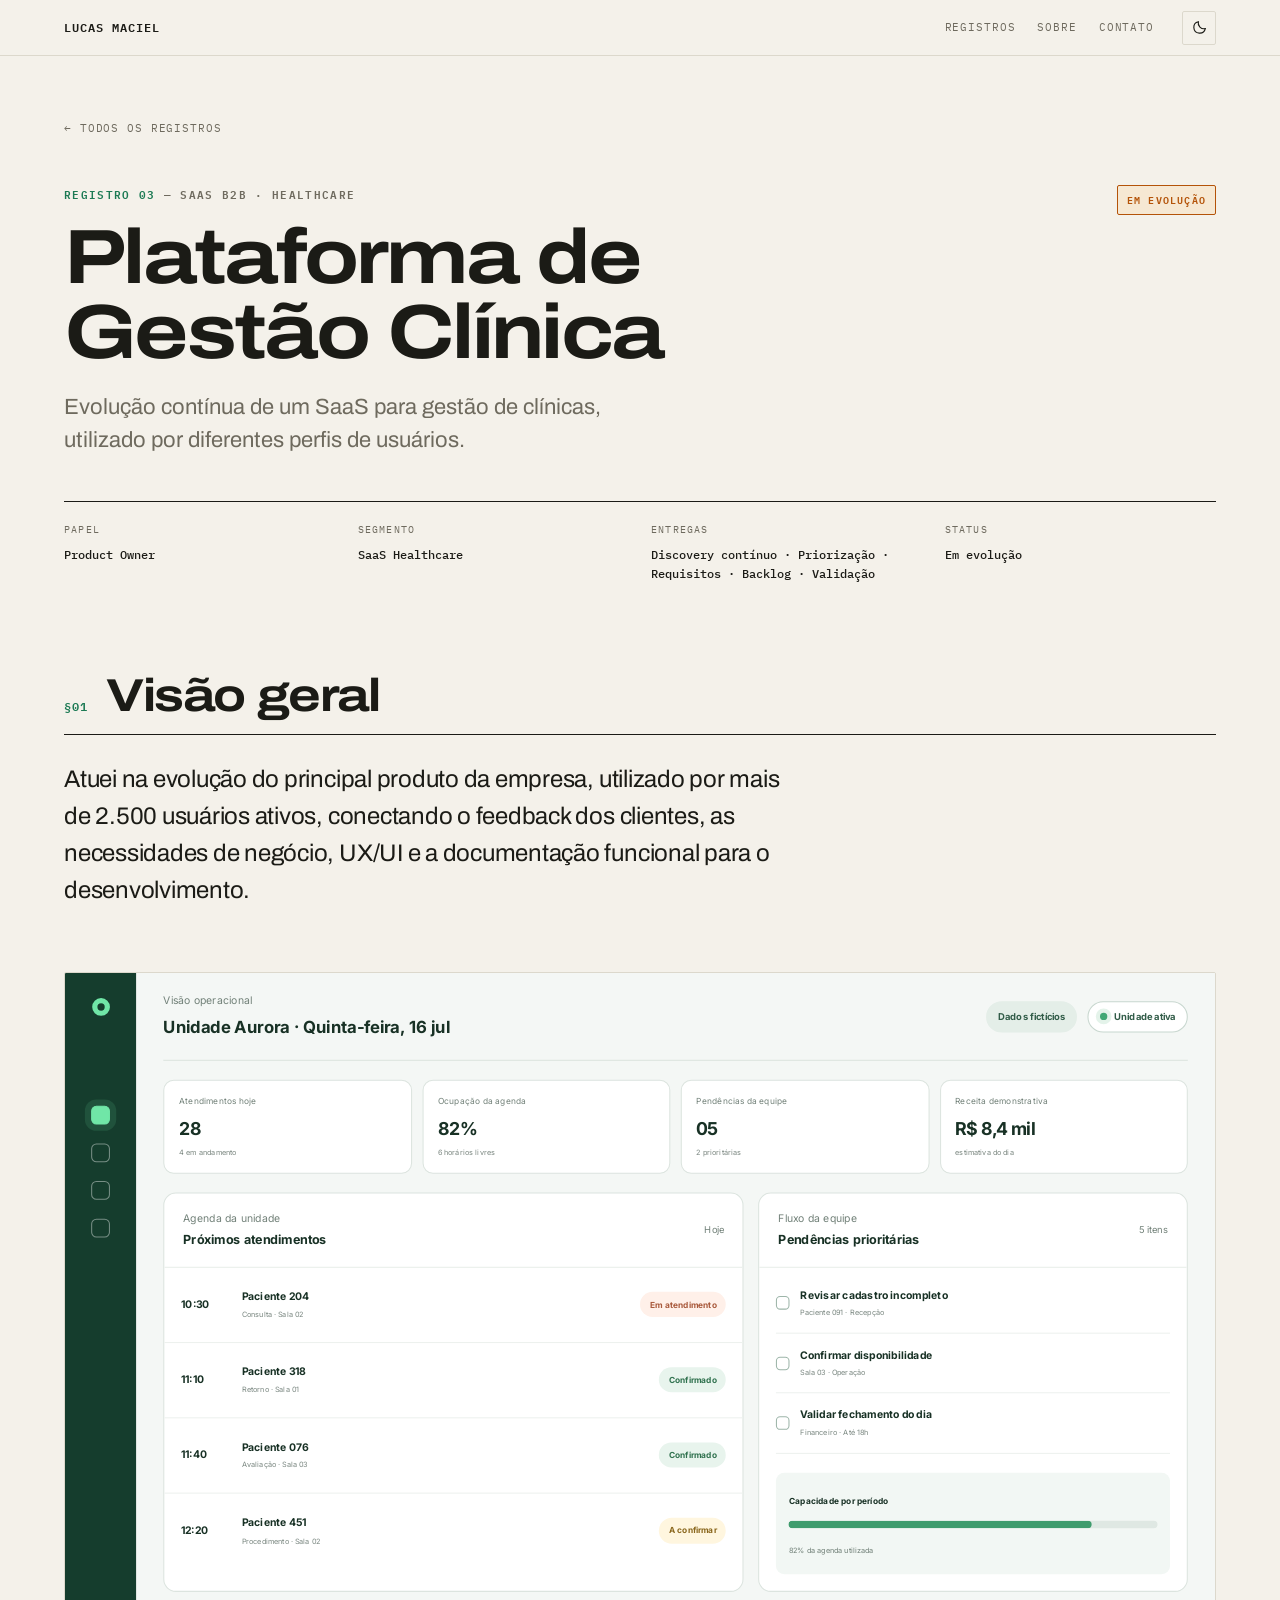
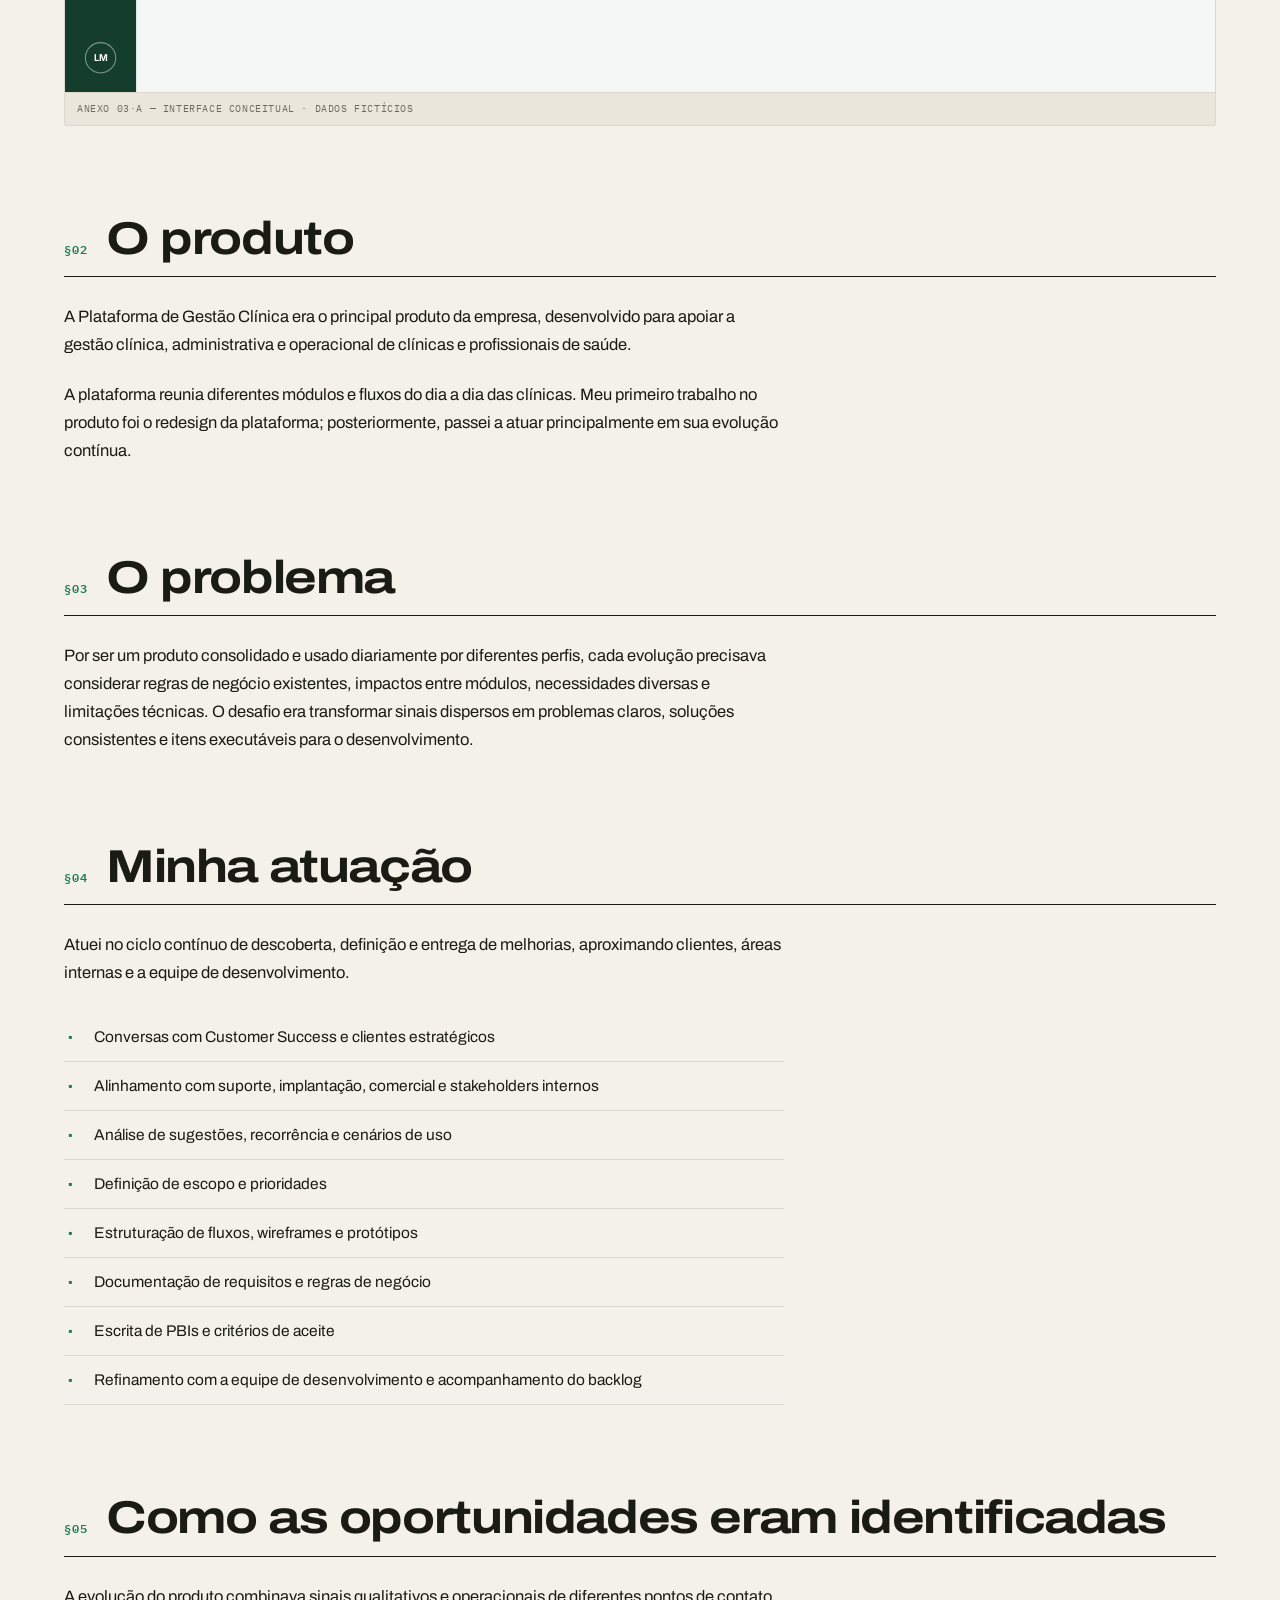
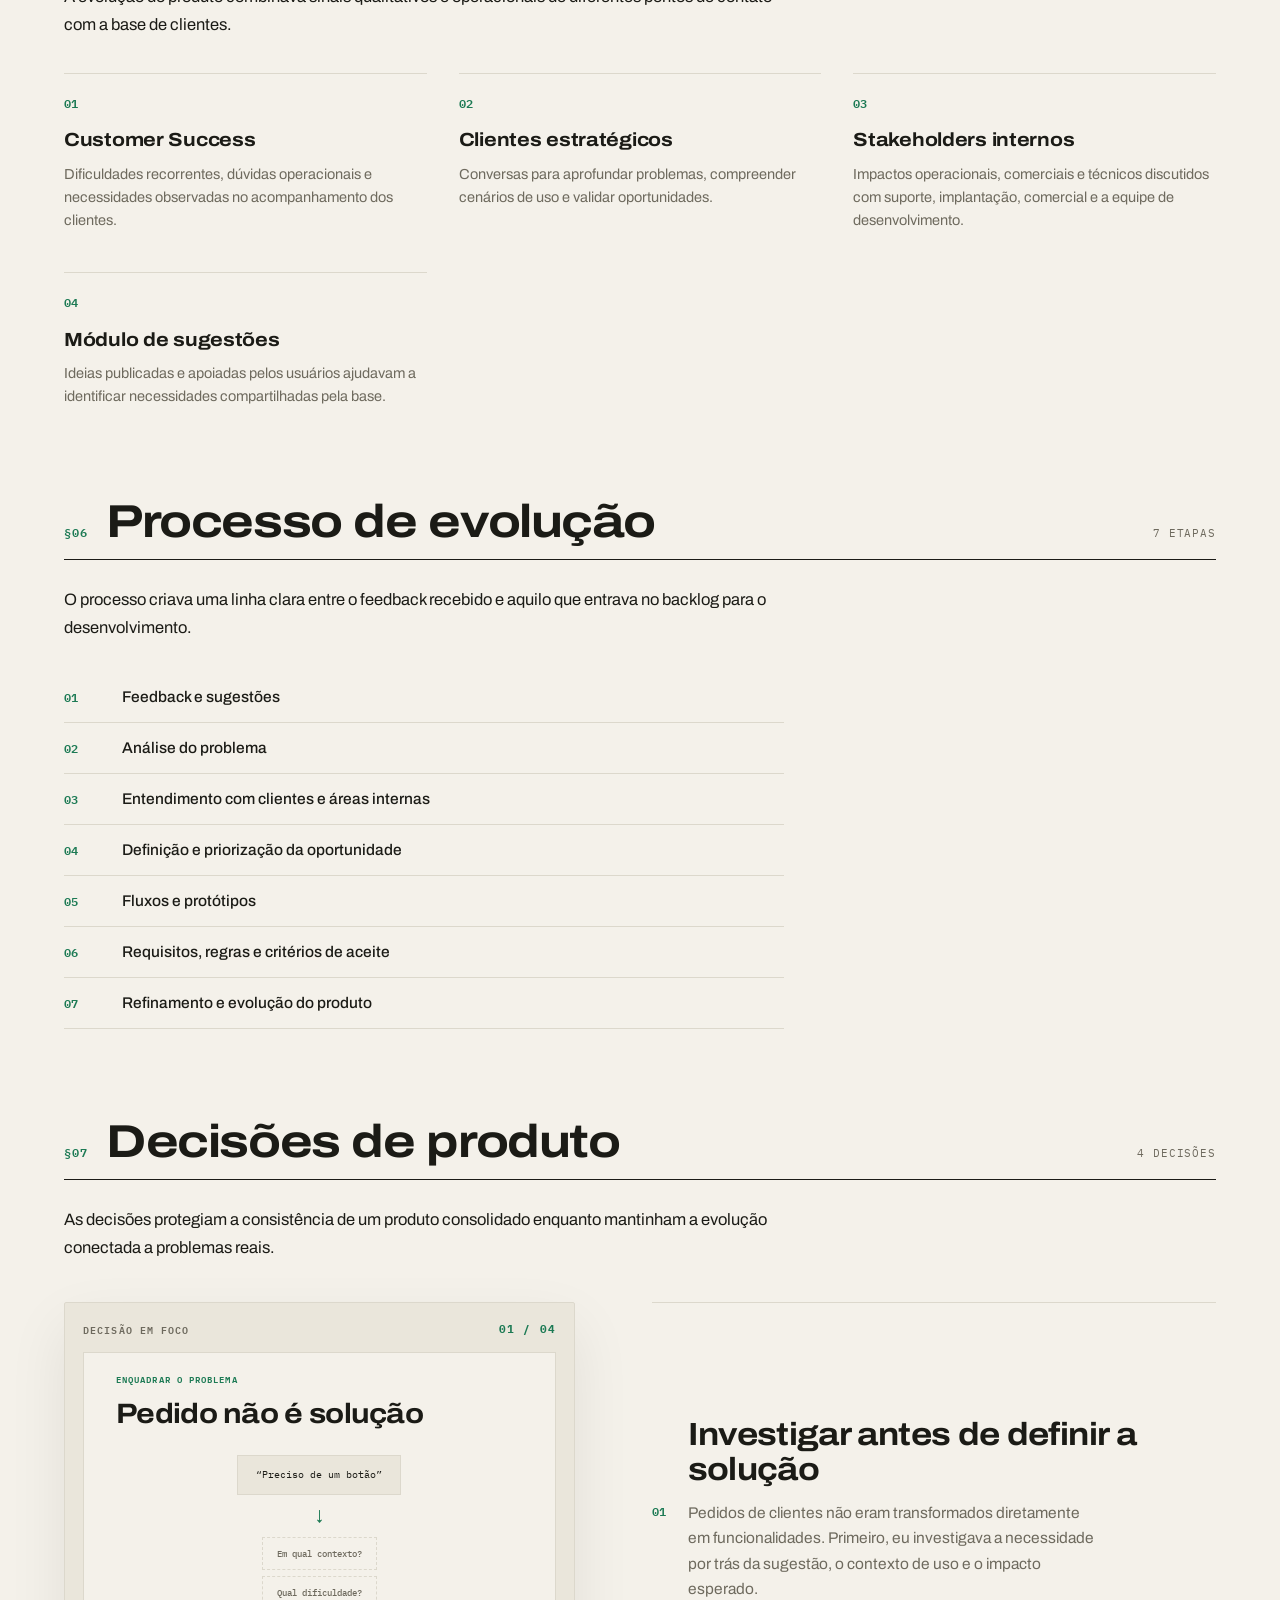
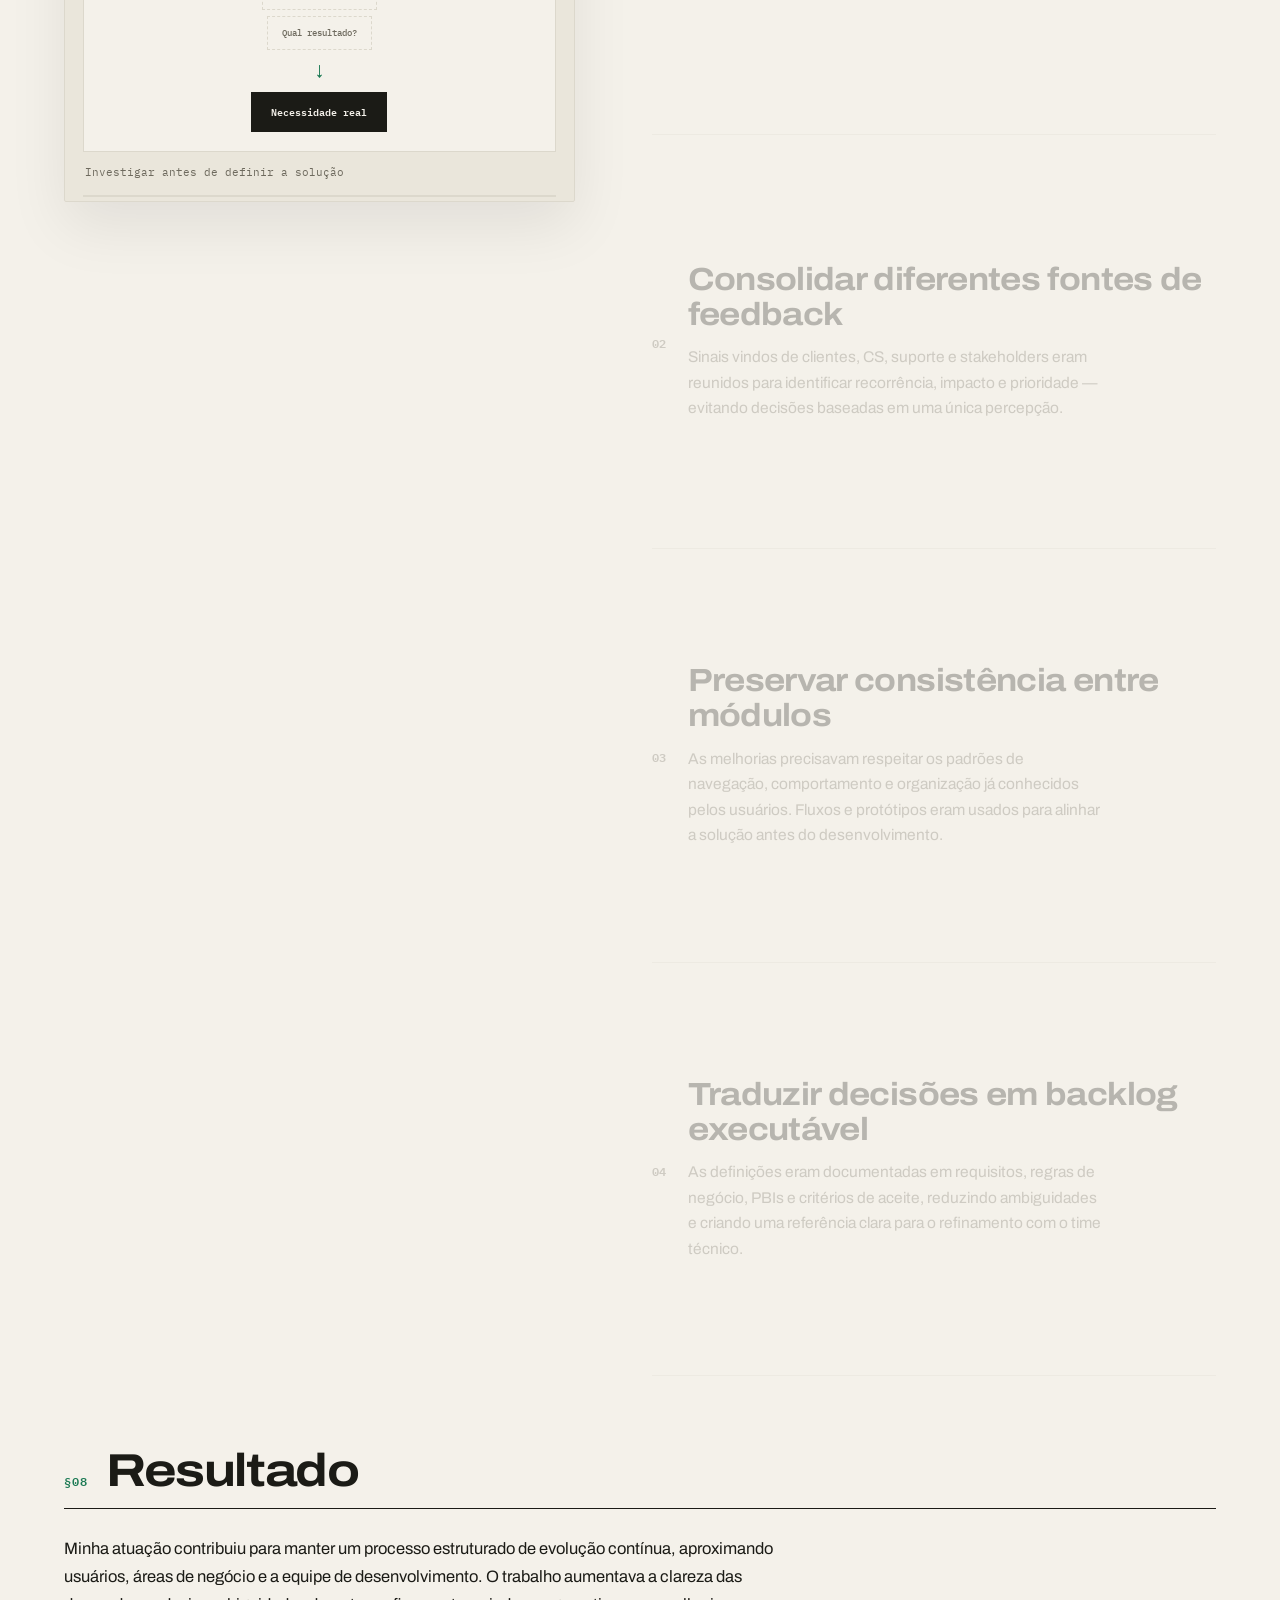
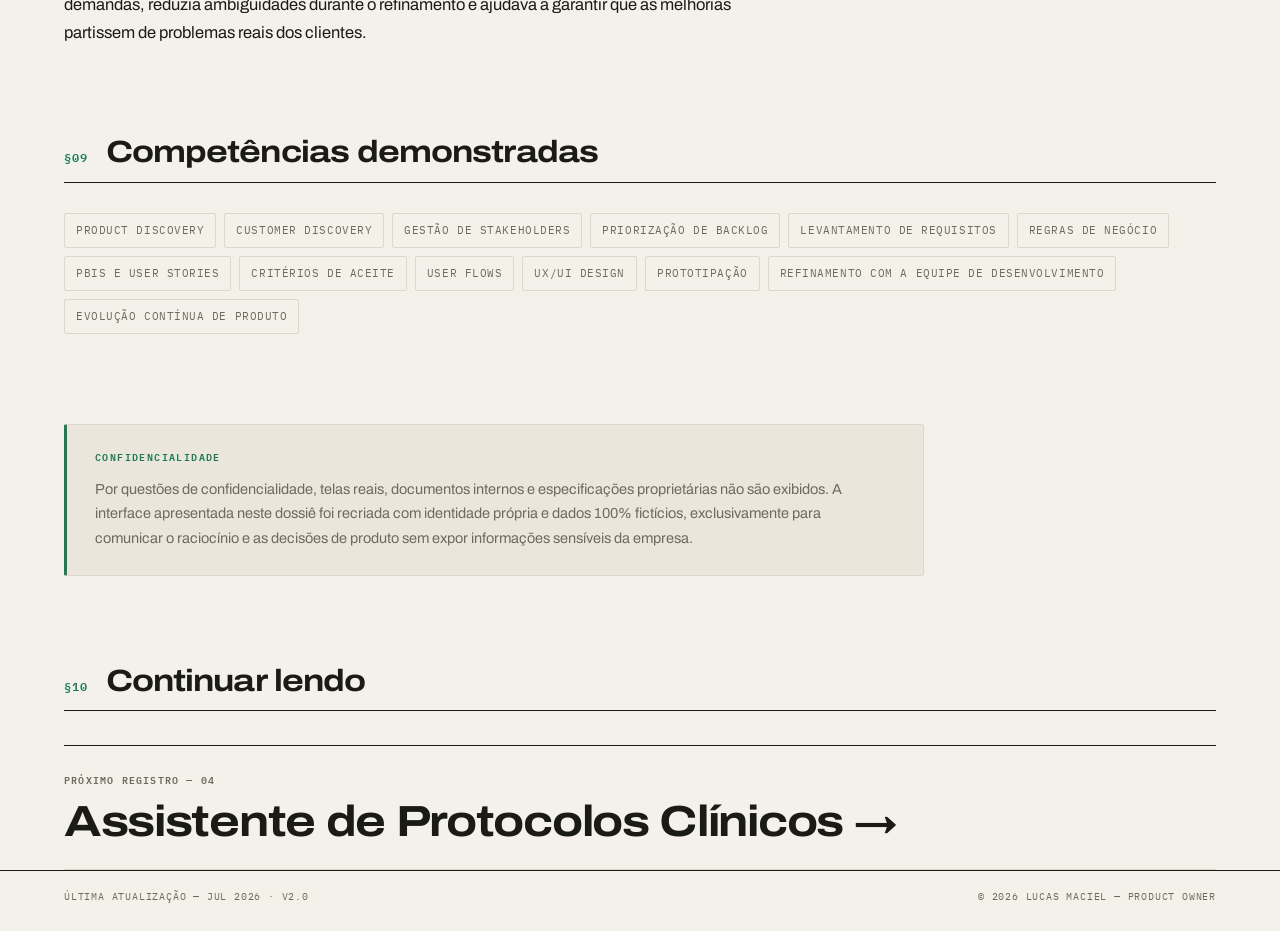
<file: plataforma-gestao-clinica.html>
<!doctype html>
<html lang="pt-BR">
<head>
<!-- Google tag (gtag.js) -->
<script async src="https://www.googletagmanager.com/gtag/js?id=G-HG7Y3JPS91"></script>
<script>
  window.dataLayer = window.dataLayer || [];
  function gtag() { dataLayer.push(arguments); }
  gtag('js', new Date());

  gtag('config', 'G-HG7Y3JPS91');
</script>
  <meta charset="UTF-8">
  <meta name="viewport" content="width=device-width, initial-scale=1.0">
  <meta name="description" content="Dossiê: evolução contínua de um SaaS de gestão clínica — discovery, priorização e backlog executável.">
  <meta property="og:title" content="Plataforma de Gestão Clínica — Lucas Maciel">
  <meta property="og:description" content="Dossiê: evolução contínua de um SaaS de gestão clínica — discovery, priorização e backlog executável.">
  <meta property="og:type" content="website">
  <title>Plataforma de Gestão Clínica — Lucas Maciel</title>
  <link rel="icon" href="data:image/svg+xml,%3Csvg xmlns='http://www.w3.org/2000/svg' viewBox='0 0 32 32'%3E%3Crect width='32' height='32' fill='%231C7A54'/%3E%3Ctext x='16' y='22' font-family='monospace' font-size='16' font-weight='700' fill='%23F4F1EA' text-anchor='middle'%3ELM%3C/text%3E%3C/svg%3E">
  <link rel="preconnect" href="https://fonts.googleapis.com">
  <link rel="preconnect" href="https://fonts.gstatic.com" crossorigin>
  <link href="https://fonts.googleapis.com/css2?family=Archivo:ital,wdth,wght@0,62..125,100..900;1,62..125,100..900&amp;family=Inter:wght@400;500;600;700&amp;family=IBM+Plex+Mono:wght@400;500;600&amp;display=swap" rel="stylesheet">
  <script>if('scrollRestoration' in history){history.scrollRestoration='manual'}</script>
  <script>(function(){var t=localStorage.getItem('theme');document.documentElement.setAttribute('data-theme',t||(matchMedia('(prefers-color-scheme: dark)').matches?'dark':'light'))})()</script>
  <link rel="stylesheet" href="styles.css?v=10">
  <link rel="stylesheet" href="anexos.css?v=2">
  <link rel="stylesheet" href="scrollytelling.css?v=4">
  <link rel="stylesheet" href="case.css?v=3">
</head>
<body>
  <header class="topbar">
    <a class="brand" href="/">Lucas Maciel</a>
    <nav class="topnav" aria-label="Navegação principal">
      <a href="/#registros">Registros</a>
      <a href="/sobre">Sobre</a>
      <a href="/#contato">Contato</a>
    </nav>
    <button class="theme-toggle" aria-label="Ativar tema escuro" aria-pressed="false">
      <svg class="icon-moon" viewBox="0 0 24 24" aria-hidden="true"><path d="M20.2 13.6A8.2 8.2 0 0 1 10.4 3.8a8.2 8.2 0 1 0 9.8 9.8z"/></svg>
      <svg class="icon-sun" viewBox="0 0 24 24" aria-hidden="true"><circle cx="12" cy="12" r="4"/><path d="M12 2.5v2.2M12 19.3v2.2M2.5 12h2.2M19.3 12h2.2M5.3 5.3l1.6 1.6M17.1 17.1l1.6 1.6M18.7 5.3l-1.6 1.6M6.9 17.1l-1.6 1.6"/></svg>
    </button>
  </header>

  <main class="dossie">
    <p class="crumb"><a href="/#registros">← Todos os registros</a></p>
    <header class="dossie-head" data-reveal>
      <p class="dossie-meta"><b>Registro 03</b> — SaaS B2B · Healthcare</p>
      <h1>Plataforma de Gestão Clínica</h1>
      <p class="dossie-sub">Evolução contínua de um SaaS para gestão de clínicas, utilizado por diferentes perfis de usuários.</p>
      <span class="stamp stamp-amber">Em evolução</span>
    </header>
    <dl class="ficha-tec" data-reveal><div><dt>Papel</dt><dd>Product Owner</dd></div><div><dt>Segmento</dt><dd>SaaS Healthcare</dd></div><div><dt>Entregas</dt><dd>Discovery contínuo · Priorização · Requisitos · Backlog · Validação</dd></div><div><dt>Status</dt><dd>Em evolução</dd></div></dl>
    <section class="section">
      <header class="section-head" data-reveal><span class="section-index">§01</span><h2>Visão geral</h2></header>
      <div class="prose" data-reveal><p class="lead">Atuei na evolução do principal produto da empresa, utilizado por mais de 2.500 usuários ativos, conectando o feedback dos clientes, as necessidades de negócio, UX/UI e a documentação funcional para o desenvolvimento.</p></div>
    </section>
    <figure class="anexo" data-reveal>
      <div class="anexo-canvas" inert><div class="anexo-scale">
<div class="product-concept" role="img" aria-label="Interface conceitual de gestão clínica com agenda, indicadores operacionais, pacientes e tarefas">
          <aside class="product-rail" aria-hidden="true"><div class="product-mark"></div><nav><i class="is-current"></i><i></i><i></i><i></i></nav><span>LM</span></aside>
          <div class="product-space">
            <header class="product-top"><div><small>Visão operacional</small><strong>Unidade Aurora · Quinta-feira, 16 jul</strong></div><div><span class="concept-badge">Dados fictícios</span><b class="unit-status"><i></i> Unidade ativa</b></div></header>
            <section class="operation-metrics"><article><small>Atendimentos hoje</small><strong>28</strong><span>4 em andamento</span></article><article><small>Ocupação da agenda</small><strong>82%</strong><span>6 horários livres</span></article><article><small>Pendências da equipe</small><strong>05</strong><span>2 prioritárias</span></article><article><small>Receita demonstrativa</small><strong>R$ 8,4 mil</strong><span>estimativa do dia</span></article></section>
            <div class="clinic-layout">
              <section class="concept-panel agenda-panel"><header><div><small>Agenda da unidade</small><strong>Próximos atendimentos</strong></div><span>Hoje</span></header><div class="agenda-list"><article><time>10:30</time><div><b>Paciente 204</b><small>Consulta · Sala 02</small></div><span class="status-pill is-progress">Em atendimento</span></article><article><time>11:10</time><div><b>Paciente 318</b><small>Retorno · Sala 01</small></div><span class="status-pill">Confirmado</span></article><article><time>11:40</time><div><b>Paciente 076</b><small>Avaliação · Sala 03</small></div><span class="status-pill">Confirmado</span></article><article><time>12:20</time><div><b>Paciente 451</b><small>Procedimento · Sala 02</small></div><span class="status-pill is-waiting">A confirmar</span></article></div></section>
              <section class="concept-panel task-panel"><header><div><small>Fluxo da equipe</small><strong>Pendências prioritárias</strong></div><span>5 itens</span></header><div class="task-list"><p><i></i><span><b>Revisar cadastro incompleto</b><small>Paciente 091 · Recepção</small></span></p><p><i></i><span><b>Confirmar disponibilidade</b><small>Sala 03 · Operação</small></span></p><p><i></i><span><b>Validar fechamento do dia</b><small>Financeiro · Até 18h</small></span></p></div><div class="capacity"><span>Capacidade por período</span><div><i style="width:82%"></i></div><small>82% da agenda utilizada</small></div></section>
            </div>
          </div>
        </div>
      </div></div>
      <figcaption>Anexo 03·A — Interface conceitual · dados fictícios</figcaption>
    </figure>
    <section class="section">
      <header class="section-head" data-reveal><span class="section-index">§02</span><h2>O produto</h2></header>
      <div class="prose" data-reveal><p>A Plataforma de Gestão Clínica era o principal produto da empresa, desenvolvido para apoiar a gestão clínica, administrativa e operacional de clínicas e profissionais de saúde.</p><p>A plataforma reunia diferentes módulos e fluxos do dia a dia das clínicas. Meu primeiro trabalho no produto foi o redesign da plataforma; posteriormente, passei a atuar principalmente em sua evolução contínua.</p></div>
    </section>
    <section class="section">
      <header class="section-head" data-reveal><span class="section-index">§03</span><h2>O problema</h2></header>
      <div class="prose" data-reveal><p>Por ser um produto consolidado e usado diariamente por diferentes perfis, cada evolução precisava considerar regras de negócio existentes, impactos entre módulos, necessidades diversas e limitações técnicas. O desafio era transformar sinais dispersos em problemas claros, soluções consistentes e itens executáveis para o desenvolvimento.</p></div>
    </section>
    <section class="section">
      <header class="section-head" data-reveal><span class="section-index">§04</span><h2>Minha atuação</h2></header>
      <div class="prose" data-reveal><p>Atuei no ciclo contínuo de descoberta, definição e entrega de melhorias, aproximando clientes, áreas internas e a equipe de desenvolvimento.</p></div>
      <ul class="checklist" data-reveal><li>Conversas com Customer Success e clientes estratégicos</li><li>Alinhamento com suporte, implantação, comercial e stakeholders internos</li><li>Análise de sugestões, recorrência e cenários de uso</li><li>Definição de escopo e prioridades</li><li>Estruturação de fluxos, wireframes e protótipos</li><li>Documentação de requisitos e regras de negócio</li><li>Escrita de PBIs e critérios de aceite</li><li>Refinamento com a equipe de desenvolvimento e acompanhamento do backlog</li></ul>
    </section>
    <section class="section">
      <header class="section-head" data-reveal><span class="section-index">§05</span><h2>Como as oportunidades eram identificadas</h2></header>
      <div class="prose" data-reveal><p>A evolução do produto combinava sinais qualitativos e operacionais de diferentes pontos de contato com a base de clientes.</p></div>
      <ol class="processo-grid"><li data-reveal><span>01</span><h3>Customer Success</h3><p>Dificuldades recorrentes, dúvidas operacionais e necessidades observadas no acompanhamento dos clientes.</p></li><li data-reveal><span>02</span><h3>Clientes estratégicos</h3><p>Conversas para aprofundar problemas, compreender cenários de uso e validar oportunidades.</p></li><li data-reveal><span>03</span><h3>Stakeholders internos</h3><p>Impactos operacionais, comerciais e técnicos discutidos com suporte, implantação, comercial e a equipe de desenvolvimento.</p></li><li data-reveal><span>04</span><h3>Módulo de sugestões</h3><p>Ideias publicadas e apoiadas pelos usuários ajudavam a identificar necessidades compartilhadas pela base.</p></li></ol>
    </section>
    <section class="section">
      <header class="section-head" data-reveal><span class="section-index">§06</span><h2>Processo de evolução</h2><p class="section-note">7 etapas</p></header>
      <div class="prose" data-reveal><p>O processo criava uma linha clara entre o feedback recebido e aquilo que entrava no backlog para o desenvolvimento.</p></div>
      <ol class="flow-list" data-reveal><li><span>01</span><p>Feedback e sugestões</p></li><li><span>02</span><p>Análise do problema</p></li><li><span>03</span><p>Entendimento com clientes e áreas internas</p></li><li><span>04</span><p>Definição e priorização da oportunidade</p></li><li><span>05</span><p>Fluxos e protótipos</p></li><li><span>06</span><p>Requisitos, regras e critérios de aceite</p></li><li><span>07</span><p>Refinamento e evolução do produto</p></li></ol>
    </section>
    <section class="section">
      <header class="section-head" data-reveal><span class="section-index">§07</span><h2>Decisões de produto</h2><p class="section-note">4 decisões</p></header>
      <div class="prose" data-reveal><p>As decisões protegiam a consistência de um produto consolidado enquanto mantinham a evolução conectada a problemas reais.</p></div>

      <div class="decision-layout" data-case-story>
        <aside class="stage-frame decision-stage" aria-hidden="true">
          <div class="stage-top">
            <span>Decisão em foco</span>
            <strong data-case-counter>01 / 04</strong>
          </div>
          <div class="decision-scene-area"><div class="decision-scene is-active" data-decision-scene="1"><p>Enquadrar o problema</p><h4>Pedido não é solução</h4><div class="scene-stack"><span>“Preciso de um botão”</span><i>↓</i><div><b>Em qual contexto?</b><b>Qual dificuldade?</b><b>Qual resultado?</b></div><i>↓</i><strong>Necessidade real</strong></div></div><div class="decision-scene" data-decision-scene="2"><p>Feedback consolidado</p><h4>Vários sinais, uma oportunidade</h4><div class="scene-converge"><div><span>Clientes</span><span>Suporte</span><span>CS</span><span>Negócio</span></div><i>→</i><strong>Recorrência<br>Impacto<br>Prioridade</strong></div></div><div class="decision-scene" data-decision-scene="3"><p>Consistência</p><h4>Um padrão entre módulos</h4><div class="scene-cards"><div><b>Agenda</b><i></i><i></i></div><div><b>Prontuário</b><i></i><i></i></div><div><b>Financeiro</b><i></i><i></i></div></div><div class="scene-banner">Navegação · Estados · Comportamento</div></div><div class="decision-scene" data-decision-scene="4"><p>Backlog executável</p><h4>Da decisão à entrega</h4><div class="scene-chain"><span>Decisão</span><i>→</i><span>Requisito</span><i>→</i><span>Regra</span><i>→</i><span>PBI</span><i>→</i><strong>Aceite</strong></div><small>Uma referência comum para produto e a equipe de desenvolvimento</small></div></div>
          <p class="decision-figcaption" data-case-caption>Investigar antes de definir a solução</p>
          <div class="stage-progress"><i></i></div>
        </aside>
        <ol class="stage-steps decision-steps"><li class="stage-step is-active" data-case-decision="1"><span>01</span><div><h3>Investigar antes de definir a solução</h3><p>Pedidos de clientes não eram transformados diretamente em funcionalidades. Primeiro, eu investigava a necessidade por trás da sugestão, o contexto de uso e o impacto esperado.</p></div></li><li class="stage-step" data-case-decision="2"><span>02</span><div><h3>Consolidar diferentes fontes de feedback</h3><p>Sinais vindos de clientes, CS, suporte e stakeholders eram reunidos para identificar recorrência, impacto e prioridade — evitando decisões baseadas em uma única percepção.</p></div></li><li class="stage-step" data-case-decision="3"><span>03</span><div><h3>Preservar consistência entre módulos</h3><p>As melhorias precisavam respeitar os padrões de navegação, comportamento e organização já conhecidos pelos usuários. Fluxos e protótipos eram usados para alinhar a solução antes do desenvolvimento.</p></div></li><li class="stage-step" data-case-decision="4"><span>04</span><div><h3>Traduzir decisões em backlog executável</h3><p>As definições eram documentadas em requisitos, regras de negócio, PBIs e critérios de aceite, reduzindo ambiguidades e criando uma referência clara para o refinamento com o time técnico.</p></div></li></ol>
      </div>
    </section>
    <section class="section">
      <header class="section-head" data-reveal><span class="section-index">§08</span><h2>Resultado</h2></header>
      <div class="prose" data-reveal><p>Minha atuação contribuiu para manter um processo estruturado de evolução contínua, aproximando usuários, áreas de negócio e a equipe de desenvolvimento. O trabalho aumentava a clareza das demandas, reduzia ambiguidades durante o refinamento e ajudava a garantir que as melhorias partissem de problemas reais dos clientes.</p></div>
    </section>
    <section class="section">
      <header class="section-head" data-reveal><span class="section-index">§09</span><h2 class="h-small">Competências demonstradas</h2></header>
      <ul class="skill-tags" data-reveal><li>Product Discovery</li><li>Customer Discovery</li><li>Gestão de stakeholders</li><li>Priorização de backlog</li><li>Levantamento de requisitos</li><li>Regras de negócio</li><li>PBIs e User Stories</li><li>Critérios de aceite</li><li>User Flows</li><li>UX/UI Design</li><li>Prototipação</li><li>Refinamento com a equipe de desenvolvimento</li><li>Evolução contínua de produto</li></ul>
    </section>
  <aside class="confidencial" data-reveal>
    <div class="confidencial-inner">
      <b>Confidencialidade</b>
      <p>Por questões de confidencialidade, telas reais, documentos internos e especificações proprietárias não são exibidos. A interface apresentada neste dossiê foi recriada com identidade própria e dados 100% fictícios, exclusivamente para comunicar o raciocínio e as decisões de produto sem expor informações sensíveis da empresa.</p>
    </div>
  </aside>

    <section class="section">
      <header class="section-head" data-reveal><span class="section-index">§10</span><h2 class="h-small">Continuar lendo</h2></header>
      <a class="registro-next" href="/assistente-protocolos-clinicos"><small>Próximo registro — 04</small><strong>Assistente de Protocolos Clínicos <span>→</span></strong></a>
    </section>
  </main>

  <footer class="ledger-foot">
    <span>Última atualização — Jul 2026 · v2.0</span>
    <span>© 2026 Lucas Maciel — Product Owner</span>
  </footer>

  <script src="script.js?v=8"></script>
</body>
</html>
</file>
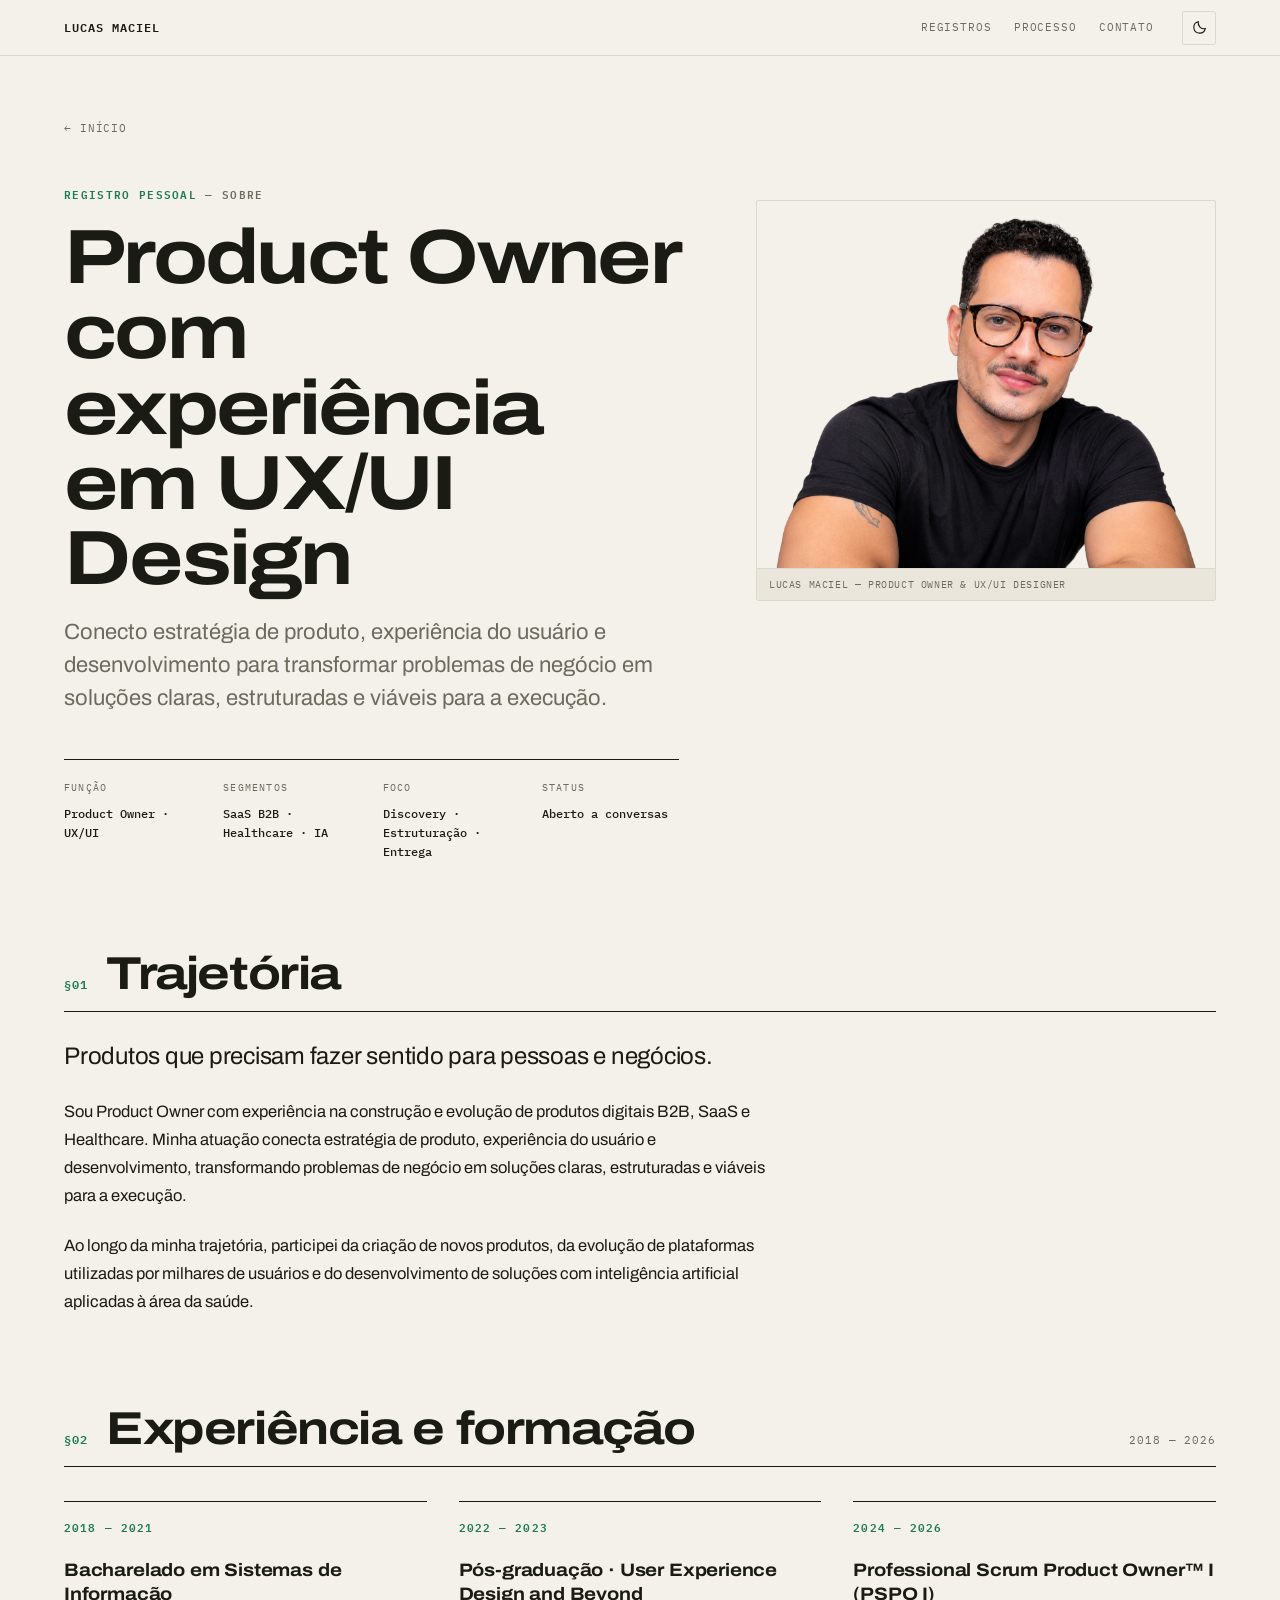
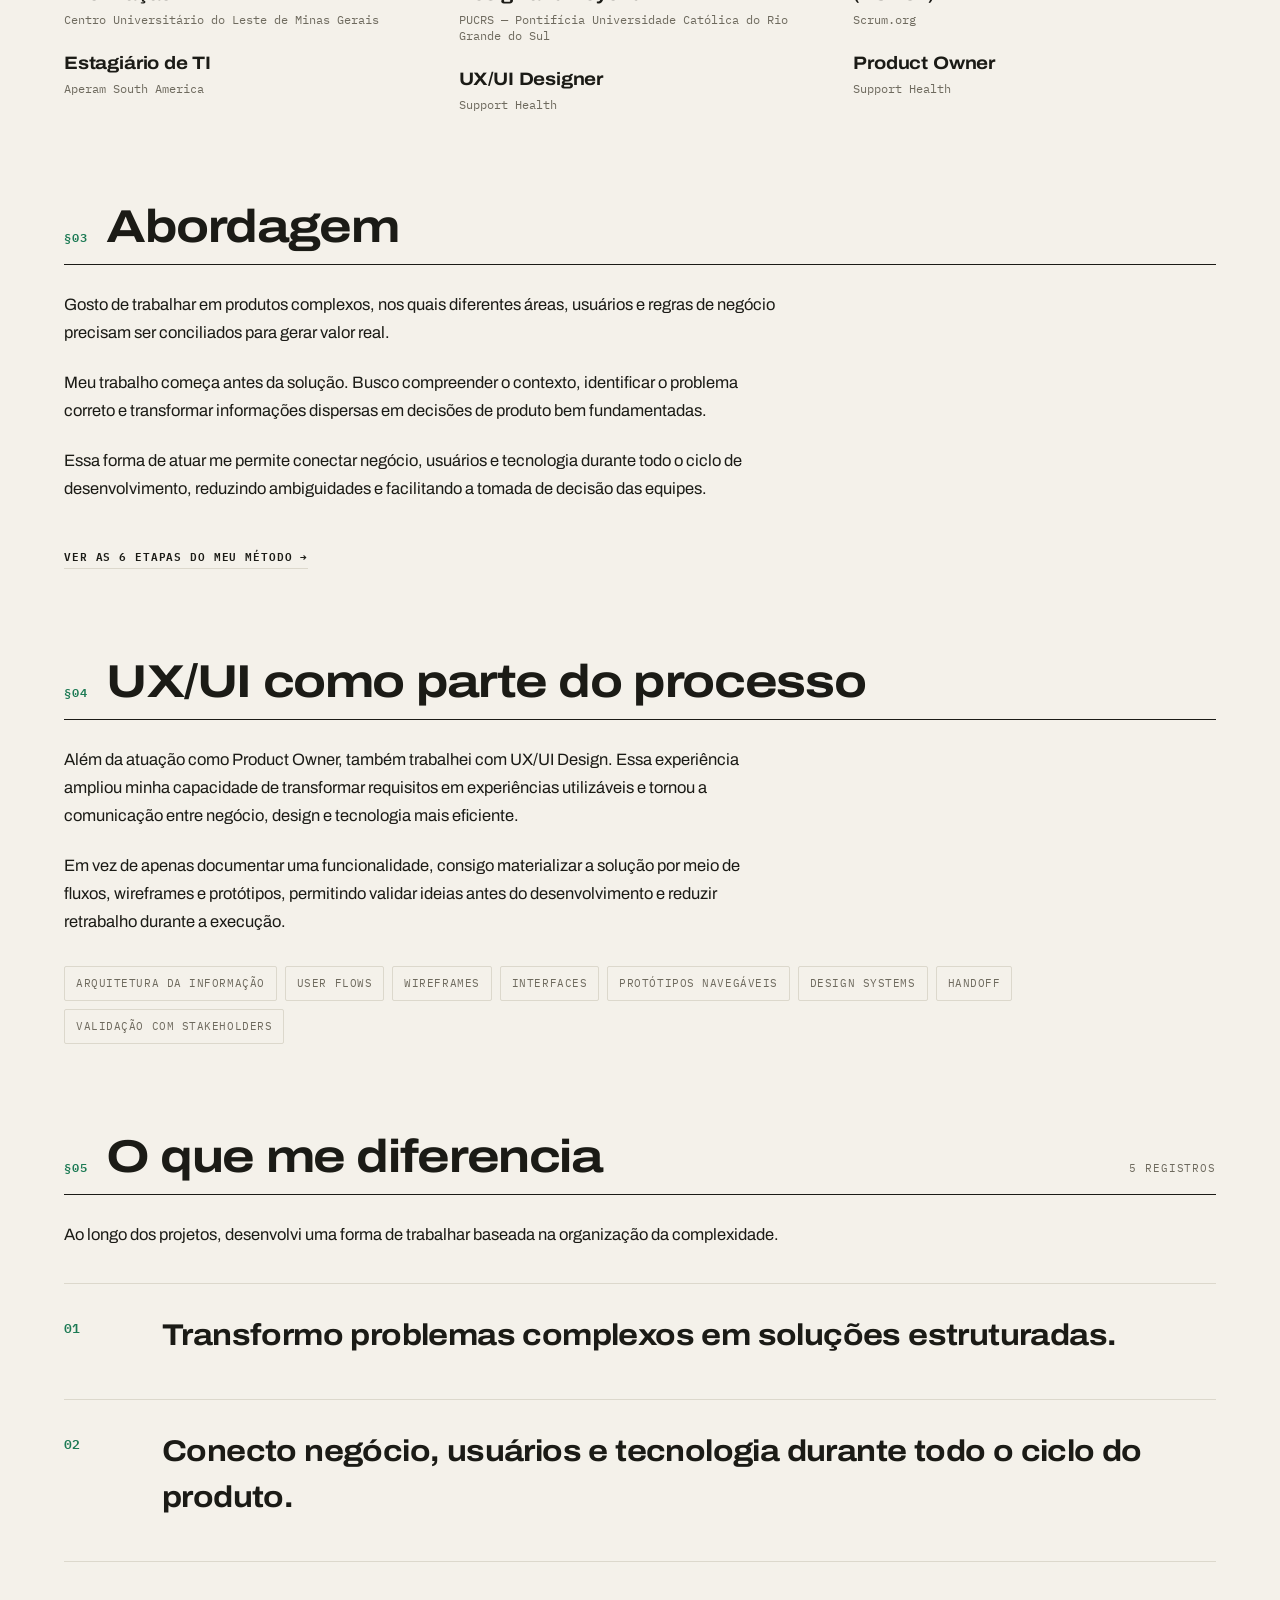
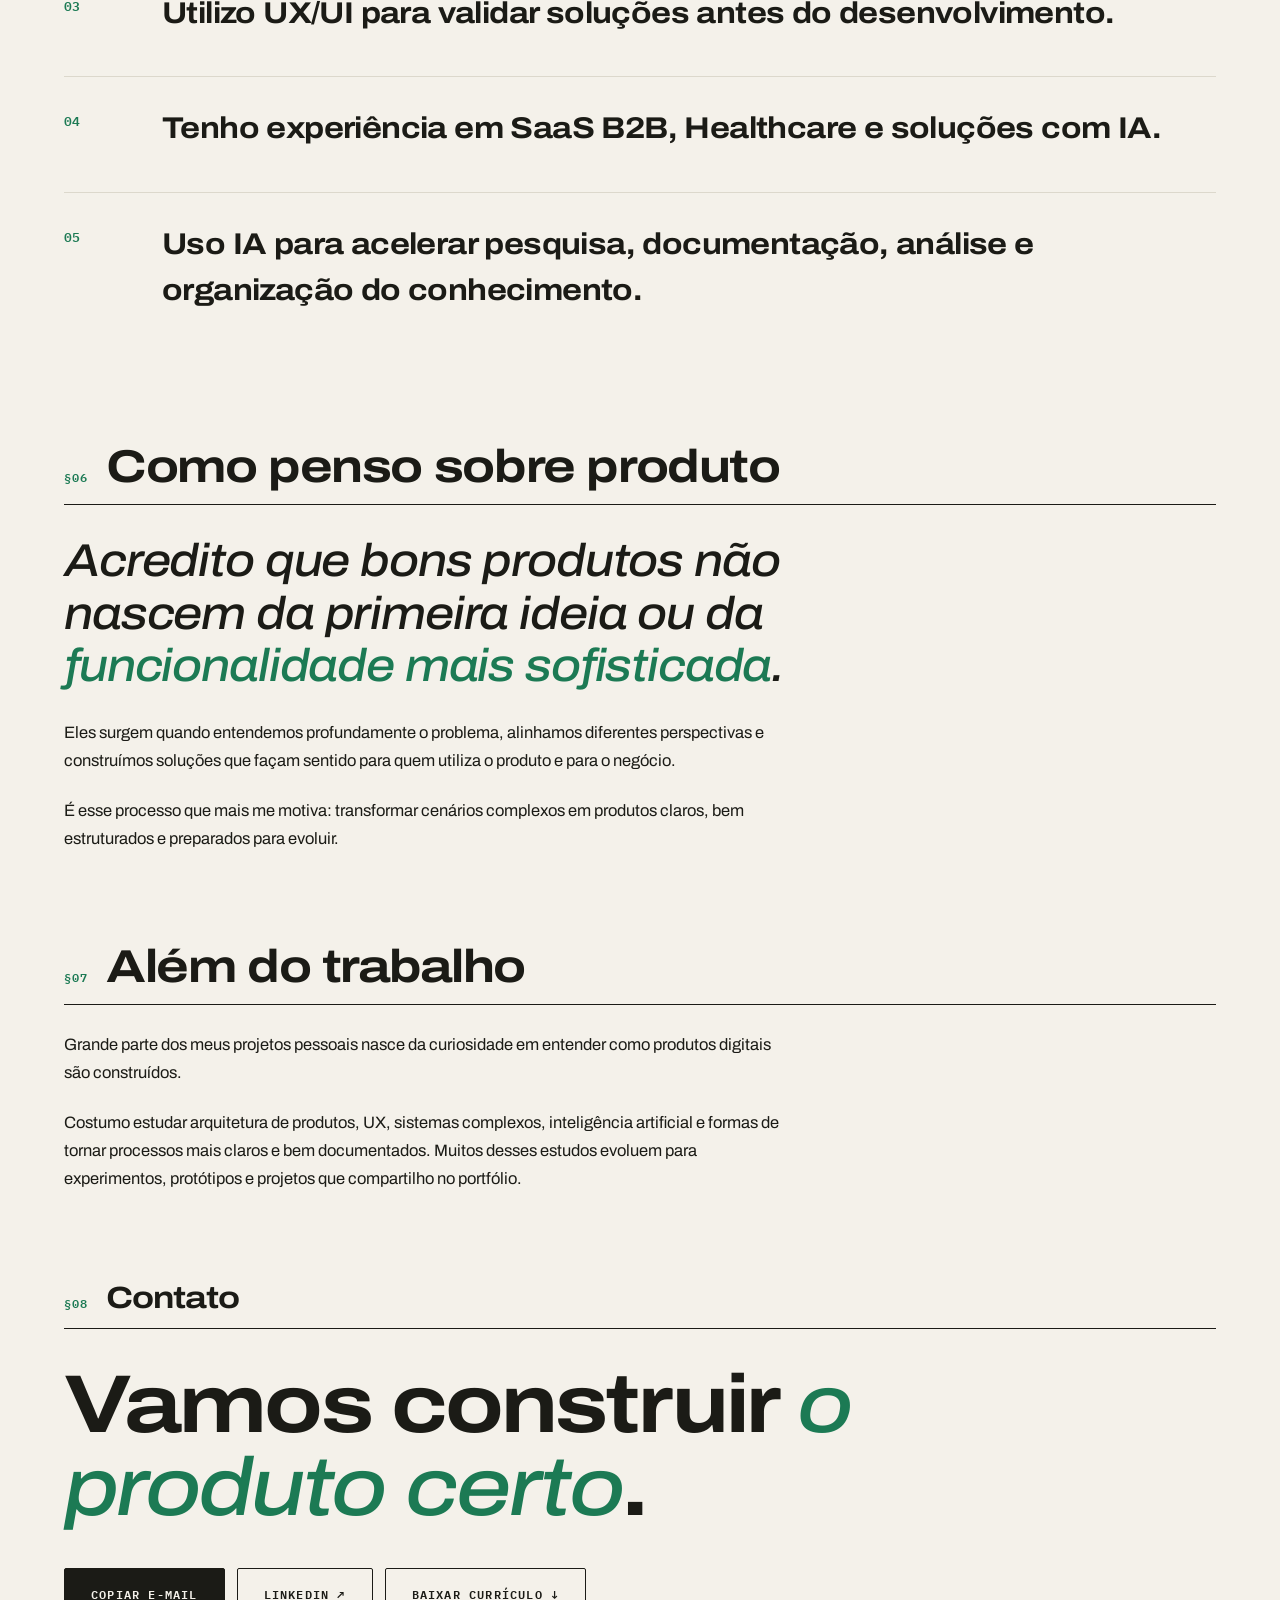
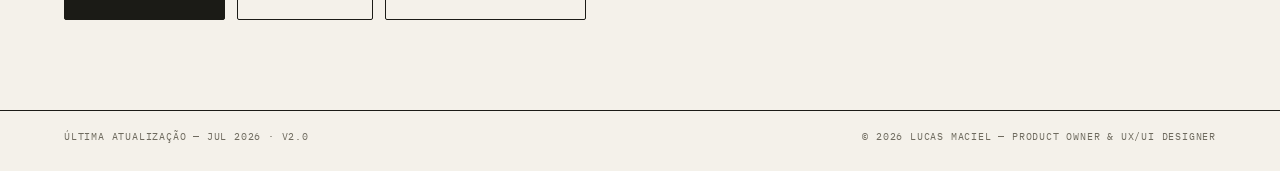
<file: sobre.html>
<!doctype html>
<html lang="pt-BR">
<head>
<!-- Google tag (gtag.js) -->
<script async src="https://www.googletagmanager.com/gtag/js?id=G-HG7Y3JPS91"></script>
<script>
  window.dataLayer = window.dataLayer || [];
  function gtag() { dataLayer.push(arguments); }
  gtag('js', new Date());

  gtag('config', 'G-HG7Y3JPS91');
</script>
  <meta charset="UTF-8">
  <meta name="viewport" content="width=device-width, initial-scale=1.0">
  <meta name="description"
    content="Sobre Lucas Maciel — Product Owner com experiência em UX/UI Design. Trajetória, abordagem e forma de pensar produto.">
  <meta property="og:title" content="Sobre — Lucas Maciel">
  <meta property="og:description"
    content="Product Owner com experiência em UX/UI Design. Trajetória, abordagem e forma de pensar produto.">
  <meta property="og:type" content="website">
  <title>Sobre — Lucas Maciel</title>
  <link rel="icon"
    href="data:image/svg+xml,%3Csvg xmlns='http://www.w3.org/2000/svg' viewBox='0 0 32 32'%3E%3Crect width='32' height='32' fill='%231C7A54'/%3E%3Ctext x='16' y='22' font-family='monospace' font-size='16' font-weight='700' fill='%23F4F1EA' text-anchor='middle'%3ELM%3C/text%3E%3C/svg%3E">
  <link rel="preconnect" href="https://fonts.googleapis.com">
  <link rel="preconnect" href="https://fonts.gstatic.com" crossorigin>
  <link
    href="https://fonts.googleapis.com/css2?family=Archivo:ital,wdth,wght@0,62..125,100..900;1,62..125,100..900&amp;family=Inter:wght@400;500;600;700&amp;family=IBM+Plex+Mono:wght@400;500;600&amp;display=swap"
    rel="stylesheet">
  <script>if ('scrollRestoration' in history) { history.scrollRestoration = 'manual' }</script>
  <script>(function () { var t = localStorage.getItem('theme'); document.documentElement.setAttribute('data-theme', t || (matchMedia('(prefers-color-scheme: dark)').matches ? 'dark' : 'light')) })()</script>
  <link rel="stylesheet" href="styles.css?v=9">
  <link rel="stylesheet" href="case.css?v=3">
</head>

<body>
  <header class="topbar">
    <a class="brand" href="/">Lucas Maciel</a>
    <nav class="topnav" aria-label="Navegação principal">
      <a href="/#registros">Registros</a>
      <a href="/#processo" class="nav-optional">Processo</a>
      <a href="/#contato">Contato</a>
    </nav>
    <button class="theme-toggle" aria-label="Ativar tema escuro" aria-pressed="false">
      <svg class="icon-moon" viewBox="0 0 24 24" aria-hidden="true">
        <path d="M20.2 13.6A8.2 8.2 0 0 1 10.4 3.8a8.2 8.2 0 1 0 9.8 9.8z" />
      </svg>
      <svg class="icon-sun" viewBox="0 0 24 24" aria-hidden="true">
        <circle cx="12" cy="12" r="4" />
        <path
          d="M12 2.5v2.2M12 19.3v2.2M2.5 12h2.2M19.3 12h2.2M5.3 5.3l1.6 1.6M17.1 17.1l1.6 1.6M18.7 5.3l-1.6 1.6M6.9 17.1l-1.6 1.6" />
      </svg>
    </button>
  </header>

  <main class="dossie">
    <p class="crumb"><a href="/">← Início</a></p>

    <div class="sobre-grid">
      <div>
        <header class="dossie-head" data-reveal>
          <p class="dossie-meta"><b>Registro pessoal</b> — Sobre</p>
          <h1>Product Owner com experiência em UX/UI Design</h1>
          <p class="dossie-sub">Conecto estratégia de produto, experiência do usuário e desenvolvimento para transformar
            problemas de negócio em soluções claras, estruturadas e viáveis para a execução.</p>
        </header>
        <dl class="ficha-tec" data-reveal>
          <div>
            <dt>Função</dt>
            <dd>Product Owner · UX/UI</dd>
          </div>
          <div>
            <dt>Segmentos</dt>
            <dd>SaaS B2B · Healthcare · IA</dd>
          </div>
          <div>
            <dt>Foco</dt>
            <dd>Discovery · Estruturação · Entrega</dd>
          </div>
          <div>
            <dt>Status</dt>
            <dd>Aberto a conversas</dd>
          </div>
        </dl>
      </div>
      <figure class="retrato" data-reveal>
        <img src="assets/portrait.png" alt="Retrato de Lucas Maciel">
        <figcaption>Lucas Maciel — Product Owner &amp; UX/UI Designer</figcaption>
      </figure>
    </div>

    <section class="section">
      <header class="section-head" data-reveal><span class="section-index">§01</span>
        <h2>Trajetória</h2>
      </header>
      <div class="prose" data-reveal>
        <p class="lead">Produtos que precisam fazer sentido para pessoas e negócios.</p>
        <p>Sou Product Owner com experiência na construção e evolução de produtos digitais B2B, SaaS e Healthcare. Minha
          atuação conecta estratégia de produto, experiência do usuário e desenvolvimento, transformando problemas de
          negócio em soluções claras, estruturadas e viáveis para a execução.</p>
        <p>Ao longo da minha trajetória, participei da criação de novos produtos, da evolução de plataformas utilizadas
          por milhares de usuários e do desenvolvimento de soluções com inteligência artificial aplicadas à área da
          saúde.</p>
      </div>
    </section>

    <section class="section">
      <header class="section-head" data-reveal><span class="section-index">§02</span>
        <h2>Experiência e formação</h2>
        <p class="section-note">2018 — 2026</p>
      </header>
      <div class="timeline-grid">
        <div class="timeline-era" data-reveal>
          <span class="timeline-period">2018 — 2021</span>
          <div class="timeline-entry">
            <h3>Bacharelado em Sistemas de Informação</h3>
            <p>Centro Universitário do Leste de Minas Gerais</p>
          </div>
          <div class="timeline-entry">
            <h3>Estagiário de TI</h3>
            <p>Aperam South America</p>
          </div>
        </div>
        <div class="timeline-era" data-reveal>
          <span class="timeline-period">2022 — 2023</span>
          <div class="timeline-entry">
            <h3>Pós-graduação · User Experience Design and Beyond</h3>
            <p>PUCRS — Pontifícia Universidade Católica do Rio Grande do Sul</p>
          </div>
          <div class="timeline-entry">
            <h3>UX/UI Designer</h3>
            <p>Support Health</p>
          </div>
        </div>
        <div class="timeline-era" data-reveal>
          <span class="timeline-period">2024 — 2026</span>
          <div class="timeline-entry">
            <h3>Professional Scrum Product Owner™ I (PSPO I)</h3>
            <p>Scrum.org</p>
          </div>
          <div class="timeline-entry">
            <h3>Product Owner</h3>
            <p>Support Health</p>
          </div>
        </div>
      </div>
    </section>

    <section class="section">
      <header class="section-head" data-reveal><span class="section-index">§03</span>
        <h2>Abordagem</h2>
      </header>
      <div class="prose" data-reveal>
        <p>Gosto de trabalhar em produtos complexos, nos quais diferentes áreas, usuários e regras de negócio precisam
          ser conciliados para gerar valor real.</p>
        <p>Meu trabalho começa antes da solução. Busco compreender o contexto, identificar o problema correto e
          transformar informações dispersas em decisões de produto bem fundamentadas.</p>
        <p>Essa forma de atuar me permite conectar negócio, usuários e tecnologia durante todo o ciclo de
          desenvolvimento, reduzindo ambiguidades e facilitando a tomada de decisão das equipes.</p>
      </div>
      <p class="processo-more" data-reveal><a href="/#processo">Ver as 6 etapas do meu método →</a></p>
    </section>

    <section class="section">
      <header class="section-head" data-reveal><span class="section-index">§04</span>
        <h2>UX/UI como parte do processo</h2>
      </header>
      <div class="prose" data-reveal>
        <p>Além da atuação como Product Owner, também trabalhei com UX/UI Design. Essa experiência ampliou minha
          capacidade de transformar requisitos em experiências utilizáveis e tornou a comunicação entre negócio, design
          e tecnologia mais eficiente.</p>
        <p>Em vez de apenas documentar uma funcionalidade, consigo materializar a solução por meio de fluxos, wireframes
          e protótipos, permitindo validar ideias antes do desenvolvimento e reduzir retrabalho durante a execução.</p>
      </div>
      <ul class="skill-tags" data-reveal>
        <li>Arquitetura da Informação</li>
        <li>User Flows</li>
        <li>Wireframes</li>
        <li>Interfaces</li>
        <li>Protótipos navegáveis</li>
        <li>Design Systems</li>
        <li>Handoff</li>
        <li>Validação com stakeholders</li>
      </ul>
    </section>

    <section class="section">
      <header class="section-head" data-reveal><span class="section-index">§05</span>
        <h2>O que me diferencia</h2>
        <p class="section-note">5 registros</p>
      </header>
      <div class="prose" data-reveal>
        <p>Ao longo dos projetos, desenvolvi uma forma de trabalhar baseada na organização da complexidade.</p>
      </div>
      <ol class="decisao-list">
        <li data-reveal><span>01</span>
          <div>
            <h3>Transformo problemas complexos em soluções estruturadas.</h3>
          </div>
        </li>
        <li data-reveal><span>02</span>
          <div>
            <h3>Conecto negócio, usuários e tecnologia durante todo o ciclo do produto.</h3>
          </div>
        </li>
        <li data-reveal><span>03</span>
          <div>
            <h3>Utilizo UX/UI para validar soluções antes do desenvolvimento.</h3>
          </div>
        </li>
        <li data-reveal><span>04</span>
          <div>
            <h3>Tenho experiência em SaaS B2B, Healthcare e soluções com IA.</h3>
          </div>
        </li>
        <li data-reveal><span>05</span>
          <div>
            <h3>Uso IA para acelerar pesquisa, documentação, análise e organização do conhecimento.</h3>
          </div>
        </li>
      </ol>
    </section>

    <section class="section">
      <header class="section-head" data-reveal><span class="section-index">§06</span>
        <h2>Como penso sobre produto</h2>
      </header>
      <blockquote class="citacao" data-reveal>Acredito que bons produtos não nascem da primeira ideia ou da
        <em>funcionalidade mais sofisticada</em>.</blockquote>
      <div class="prose" data-reveal>
        <p>Eles surgem quando entendemos profundamente o problema, alinhamos diferentes perspectivas e construímos
          soluções que façam sentido para quem utiliza o produto e para o negócio.</p>
        <p>É esse processo que mais me motiva: transformar cenários complexos em produtos claros, bem estruturados e
          preparados para evoluir.</p>
      </div>
    </section>

    <section class="section">
      <header class="section-head" data-reveal><span class="section-index">§07</span>
        <h2>Além do trabalho</h2>
      </header>
      <div class="prose" data-reveal>
        <p>Grande parte dos meus projetos pessoais nasce da curiosidade em entender como produtos digitais são
          construídos.</p>
        <p>Costumo estudar arquitetura de produtos, UX, sistemas complexos, inteligência artificial e formas de tornar
          processos mais claros e bem documentados. Muitos desses estudos evoluem para experimentos, protótipos e
          projetos que compartilho no portfólio.</p>
      </div>
    </section>

    <section class="section section-contato" id="contato">
      <header class="section-head" data-reveal><span class="section-index">§08</span>
        <h2 class="h-small">Contato</h2>
      </header>
      <p class="contato-cta" data-reveal>Vamos construir <em>o produto certo</em>.</p>
      <div class="contato-actions" data-reveal>
        <button class="copy-email btn-big" data-email="souzamaciel.lucas@gmail.com">Copiar e-mail</button>
        <a class="btn-big btn-ghost" href="https://linkedin.com/in/souza-maciel/" target="_blank"
          rel="noreferrer">LinkedIn ↗</a>
        <a class="btn-big btn-ghost" href="assets/curriculo-lucas-maciel.pdf" download="Curriculo-Lucas-Maciel.pdf">Baixar currículo ↓</a>
      </div>
    </section>
  </main>

  <footer class="ledger-foot">
    <span>Última atualização — Jul 2026 · v2.0</span>
    <span>© 2026 Lucas Maciel — Product Owner &amp; UX/UI Designer</span>
  </footer>

  <script src="script.js?v=8"></script>
</body>

</html>
</file>
<file: styles.css>
/* ============================================================
   Lucas Maciel — Portfolio v2 · "Dossiê de Produto"
   Tokens
   ============================================================ */
:root {
  color-scheme: light;
  --paper: #F4F1EA;
  --paper-2: #EAE6DB;
  --ink: #1B1B16;
  --muted: #6E6A5E;
  --line: #DCD8CC;
  --line-strong: #1B1B16;
  --accent: #1C7A54;
  --green-900: #0E3B2A;
  --green-100: #E3F0E8;
  --amber: #B45309;
  --amber-100: #F6E8D3;
  --coral: #C75C41;
  --coral-ink: #A94F38;
  --grad-evolucao: linear-gradient(90deg, var(--accent), var(--coral));
  --radius: 2px;
  --pad: clamp(20px, 5vw, 72px);
  --maxw: 1360px;
  --display: "Archivo", sans-serif;
  --mono: "IBM Plex Mono", monospace;
  --dur-fast: .2s;
  --dur-base: .45s;
  --dur-slow: .8s;
  --ease-out: cubic-bezier(.2, .8, .2, 1);
}
[data-theme="dark"] {
  color-scheme: dark;
  --paper: #141511;
  --paper-2: #1B1D17;
  --ink: #E8E6DC;
  --muted: #97948A;
  --line: #2C2E26;
  --line-strong: #E8E6DC;
  --accent: #43BD86;
  --green-900: #0E3B2A;
  --green-100: rgba(67, 189, 134, .13);
  --amber: #D98A3D;
  --amber-100: rgba(217, 138, 61, .14);
  --coral: #DD7457;
  --coral-ink: #DD7457;
}

/* ============================================================
   Base
   ============================================================ */
* { box-sizing: border-box; }
html { scroll-behavior: smooth; }
@view-transition { navigation: auto; }
body {
  margin: 0;
  background: var(--paper);
  color: var(--ink);
  font-family: var(--display);
  font-size: 16.5px;
  line-height: 1.55;
  transition: background-color .3s ease, color .3s ease;
}
a { color: inherit; text-decoration: none; }
img { display: block; max-width: 100%; }
button { font: inherit; color: inherit; background: none; border: 0; padding: 0; cursor: pointer; }
::selection { background: var(--accent); color: var(--paper); }
h1, h2, h3 { margin: 0; }
:focus-visible { outline: 2px solid var(--accent); outline-offset: 3px; }

.mono, .stamp, .status-badge, .section-index, .section-note, .registro-meta,
.registro-num, .tagline, .preview-label, .anexo figcaption, .scroll-cue,
.topnav, .brand, .hero-kicker, .ledger-foot, .stack-line, .processo-grid li > span,
.copy-email, .btn-big, .preview-cta {
  font-family: var(--mono);
}

/* ============================================================
   Topbar
   ============================================================ */
.topbar {
  position: fixed;
  inset: 0 0 auto;
  z-index: 30;
  height: 56px;
  display: flex;
  align-items: center;
  gap: 28px;
  padding: 0 var(--pad);
  background: color-mix(in srgb, var(--paper) 88%, transparent);
  backdrop-filter: blur(10px);
  border-bottom: 1px solid var(--line);
}
.brand {
  font-size: 12px;
  font-weight: 600;
  letter-spacing: .08em;
  text-transform: uppercase;
}
.topnav {
  display: flex;
  gap: 22px;
  margin-left: auto;
}
.topnav a {
  font-size: 11px;
  letter-spacing: .08em;
  text-transform: uppercase;
  color: var(--muted);
  transition: color var(--dur-fast);
}
.topnav a:hover { color: var(--ink); }
.theme-toggle {
  width: 34px;
  height: 34px;
  display: grid;
  place-items: center;
  border: 1px solid var(--line);
  border-radius: var(--radius);
  transition: border-color var(--dur-fast), background var(--dur-fast);
}
.theme-toggle:hover { border-color: var(--ink); }
.theme-toggle svg { width: 17px; height: 17px; fill: none; stroke: currentColor; stroke-width: 1.6; }
.theme-toggle .icon-sun { display: none; }
[data-theme="dark"] .theme-toggle .icon-sun { display: block; }
[data-theme="dark"] .theme-toggle .icon-moon { display: none; }

/* ============================================================
   Hero — §01
   ============================================================ */
.hero {
  position: relative;
  min-height: 100svh;
  display: flex;
  flex-direction: column;
  justify-content: center;
  padding: 96px var(--pad) 40px;
  max-width: var(--maxw);
  margin: 0 auto;
}
.hero-kicker {
  font-size: 12px;
  letter-spacing: .14em;
  text-transform: uppercase;
  color: var(--muted);
  margin: 0 0 18px;
}
.hero-kicker::before {
  content: "§01 — ";
  color: var(--accent);
}
.hero-title {
  font-weight: 700;
  font-stretch: 118%;
  font-size: clamp(40px, 6.8vw, 98px);
  line-height: .98;
  letter-spacing: -.035em;
  text-transform: none;
}
.hero-line { display: block; white-space: nowrap; }
.hero-line:nth-child(2) { margin-left: .5em; }
.hero-line:nth-child(3) { margin-left: 1em; }
.hero-line:nth-child(4) { margin-left: 1.5em; }
.hero-line em {
  font-style: italic;
  font-weight: 500;
  color: var(--accent);
}
.hero-line .accent { color: var(--accent); }
.hero-line-small {
  font-size: .38em;
  font-weight: 500;
  font-stretch: 100%;
  letter-spacing: -.01em;
  color: var(--muted);
  margin: .9em 0 0 4.4em;
}
.hero-title .w {
  display: inline-block;
  opacity: 0;
  transform: translateY(.55em);
  transition: opacity var(--dur-slow) ease, transform var(--dur-slow) var(--ease-out);
  transition-delay: var(--wd, 0s);
}
.hero-title.is-in .w { opacity: 1; transform: none; }
.hero-positioning {
  width: min(100%, 560px);
  margin: 30px 0 0 auto;
  font-size: clamp(15px, 1.35vw, 18px);
  line-height: 1.55;
  color: var(--muted);
}

.status-badge {
  position: absolute;
  top: 96px;
  right: var(--pad);
  display: inline-flex;
  align-items: center;
  gap: 8px;
  padding: 9px 16px;
  border: 1px solid var(--line);
  border-radius: 999px;
  font-size: 11px;
  font-weight: 500;
  letter-spacing: .02em;
  color: var(--ink);
  background: transparent;
}
.dot {
  display: inline-block;
  width: 7px;
  height: 7px;
  border-radius: 50%;
  background: var(--accent);
  animation: pulse 2.2s infinite;
}
@keyframes pulse {
  50% { opacity: .35; }
}
.copy-email:hover { border-color: var(--accent); color: var(--accent); }
.copy-email.copied { border-color: var(--accent); background: var(--accent); color: var(--paper); }

.scroll-cue {
  position: absolute;
  bottom: 28px;
  right: var(--pad);
  font-size: 11px;
  letter-spacing: .12em;
  text-transform: uppercase;
  color: var(--muted);
  display: flex;
  gap: 10px;
  align-items: center;
}
.scroll-cue span { animation: bounce 1.8s infinite; }
@keyframes bounce {
  50% { transform: translateY(6px); }
}

/* ============================================================
   Sections — ledger heads
   ============================================================ */
.section {
  max-width: var(--maxw);
  margin: 0 auto;
  padding: clamp(70px, 10vh, 130px) var(--pad) 0;
}
.section-head {
  display: flex;
  align-items: baseline;
  gap: 18px;
  border-bottom: 1px solid var(--line-strong);
  padding-bottom: 14px;
}
.section-index {
  font-size: 12px;
  font-weight: 600;
  color: var(--accent);
  letter-spacing: .08em;
}
.section-head h2 {
  font-weight: 700;
  font-stretch: 118%;
  font-size: clamp(30px, 3.6vw, 52px);
  letter-spacing: -.03em;
  line-height: 1;
}
.section-head .h-small { font-size: clamp(22px, 2.4vw, 32px); }
.section-note {
  margin: 0 0 2px auto;
  font-size: 11px;
  letter-spacing: .08em;
  text-transform: uppercase;
  color: var(--muted);
}
.section-lead {
  max-width: 640px;
  margin: 22px 0 0;
  color: var(--muted);
  font-size: 17px;
  line-height: 1.65;
}

/* ============================================================
   Registros — §02
   ============================================================ */
.registro-list { margin-top: 34px; }
.registro { border-bottom: 1px solid var(--line); }
.registro-row {
  display: grid;
  grid-template-columns: 110px minmax(0, 1fr) 40px;
  align-items: center;
  gap: 22px;
  padding: 30px 0;
  transition: padding var(--dur-base) var(--ease-out);
}
.registro-num {
  font-size: clamp(34px, 4.6vw, 64px);
  font-weight: 400;
  color: var(--muted);
  line-height: 1;
  transition: color var(--dur-fast);
}
.registro-meta {
  display: block;
  font-size: 10.5px;
  letter-spacing: .1em;
  text-transform: uppercase;
  color: var(--muted);
  margin-bottom: 10px;
}
.registro-info h3 {
  font-weight: 700;
  font-stretch: 118%;
  font-size: clamp(26px, 3.4vw, 46px);
  letter-spacing: -.03em;
  line-height: 1;
  transition: color var(--dur-fast);
}
.registro-decision {
  display: block;
  margin-top: 10px;
  max-width: 560px;
  font-size: 15px;
  color: var(--muted);
  line-height: 1.55;
}
.stamp {
  align-self: start;
  margin-top: 6px;
  font-size: 10px;
  font-weight: 600;
  letter-spacing: .12em;
  text-transform: uppercase;
  color: var(--accent);
  border: 1px solid currentColor;
  border-radius: var(--radius);
  padding: 6px 9px;
  white-space: nowrap;
  background: var(--green-100);
}
.stamp-amber { color: var(--amber); background: var(--amber-100); }
.registro-arrow {
  font-size: 22px;
  color: var(--muted);
  transition: transform var(--dur-fast), color var(--dur-fast);
}
.registro:hover .registro-arrow, .registro:focus-within .registro-arrow {
  transform: translateX(6px);
  color: var(--accent);
}
.registro:hover .registro-num, .registro:focus-within .registro-num { color: var(--accent); }

.registro-preview {
  display: grid;
  grid-template-rows: 0fr;
  transition: grid-template-rows .55s var(--ease-out);
}
.registro:hover .registro-preview,
.registro:focus-within .registro-preview {
  grid-template-rows: 1fr;
}
.preview-inner {
  overflow: hidden;
  display: grid;
  grid-template-columns: minmax(0, 1.15fr) minmax(260px, .85fr);
  gap: 34px;
  align-items: start;
}
.registro:hover .preview-inner, .registro:focus-within .preview-inner { padding-bottom: 34px; }
.anexo {
  margin: 0;
  border: 1px solid var(--line);
  border-radius: var(--radius);
  overflow: hidden;
}
.anexo figcaption {
  padding: 8px 12px;
  border-top: 1px solid var(--line);
  font-size: 10px;
  letter-spacing: .06em;
  text-transform: uppercase;
  color: var(--muted);
  background: var(--paper-2);
}
.preview-label {
  margin: 4px 0 10px;
  font-size: 10px;
  font-weight: 600;
  letter-spacing: .12em;
  text-transform: uppercase;
  color: var(--accent);
}
.preview-copy > p:not(.preview-label) {
  margin: 0;
  font-size: 15px;
  line-height: 1.65;
}
.tagline {
  display: flex;
  flex-wrap: wrap;
  gap: 6px;
  list-style: none;
  padding: 0;
  margin: 16px 0 0;
}
.tagline li {
  font-size: 10px;
  letter-spacing: .05em;
  text-transform: uppercase;
  color: var(--muted);
  border: 1px solid var(--line);
  border-radius: var(--radius);
  padding: 5px 8px;
}
.preview-cta {
  display: inline-block;
  margin-top: 18px;
  font-size: 11px;
  font-weight: 600;
  letter-spacing: .08em;
  text-transform: uppercase;
  color: var(--accent);
}

/* ============================================================
   Processo — §03
   ============================================================ */
.processo-grid {
  list-style: none;
  padding: 0;
  margin: 34px 0 0;
  display: grid;
  grid-template-columns: repeat(3, 1fr);
  gap: 40px 32px;
  counter-reset: none;
}
.processo-grid li {
  border-top: 1px solid var(--line);
  padding-top: 16px;
}
.processo-grid li > span {
  font-size: 12px;
  font-weight: 600;
  color: var(--accent);
}
.processo-grid h3 {
  font-weight: 700;
  font-stretch: 112%;
  font-size: 19px;
  letter-spacing: -.015em;
  margin: 10px 0 8px;
}
.processo-grid p {
  margin: 0;
  font-size: 14.5px;
  color: var(--muted);
  line-height: 1.6;
}
.processo-more { margin: 40px 0 0; }
.processo-more a {
  font-family: var(--mono);
  font-size: 11px;
  font-weight: 600;
  letter-spacing: .08em;
  text-transform: uppercase;
  border-bottom: 1px solid var(--line);
  padding-bottom: 3px;
  transition: color var(--dur-fast), border-color var(--dur-fast);
}
.processo-more a:hover { color: var(--accent); border-color: var(--accent); }

/* ============================================================
   Stack — §04
   ============================================================ */
.stack-grid {
  list-style: none;
  padding: 0;
  margin: 34px 0 0;
  display: grid;
  grid-template-columns: repeat(3, 1fr);
  gap: 1px;
  background: var(--line);
  border: 1px solid var(--line);
}
.stack-grid li {
  display: flex;
  align-items: center;
  gap: 18px;
  padding: 26px 24px;
  background: var(--paper);
  transition: background var(--dur-fast);
}
.stack-grid li:hover {
  background: color-mix(in srgb, var(--brand) 8%, var(--paper));
  box-shadow: inset 3px 0 0 var(--brand);
}
.tool-icons {
  position: relative;
  width: 40px;
  height: 40px;
  flex-shrink: 0;
  filter: drop-shadow(0 3px 6px rgba(27, 27, 22, .14));
}
[data-theme="dark"] .tool-icons { filter: drop-shadow(0 3px 7px rgba(0, 0, 0, .4)); }
.tool-icons img {
  position: absolute;
  inset: 0;
  width: 100%;
  height: 100%;
  transition: opacity var(--dur-fast) ease, transform var(--dur-base) var(--ease-out);
}
.ico-default { opacity: 1; }
[data-theme="dark"] .ico-default { filter: invert(1) hue-rotate(180deg); opacity: .82; }
.ico-color { opacity: 0; transform: scale(.9); }
.stack-grid li:hover .ico-default { opacity: 0; }
.stack-grid li:hover .ico-color { opacity: 1; transform: none; }
.stack-grid li:hover h3 { color: var(--brand-ink, var(--ink)); }
.tool-figma   { --brand: #F24E1E; --brand-ink: #F24E1E; }
.tool-notion  { --brand: #8A8A8A; --brand-ink: var(--ink); }
.tool-azure   { --brand: #0078D4; --brand-ink: #0078D4; }
.tool-chatgpt { --brand: #10A37F; --brand-ink: #10A37F; }
.tool-claude  { --brand: #D97757; --brand-ink: #D97757; }
.tool-obsidian{ --brand: #7C3AED; --brand-ink: #7C3AED; }
[data-theme="dark"] .tool-notion { --brand: #C9C9C9; }
[data-theme="dark"] .stack-grid li:hover h3 { color: #fff; }
.stack-grid h3 {
  font-weight: 700;
  font-stretch: 112%;
  font-size: 20px;
  letter-spacing: -.02em;
  margin: 0 0 4px;
}
.stack-grid p {
  margin: 0;
  font-family: var(--mono);
  font-size: 12px;
  letter-spacing: .02em;
  color: var(--muted);
  line-height: 1.4;
}

/* ============================================================
   Contato — §05
   ============================================================ */
.section-contato { padding-bottom: clamp(70px, 10vh, 120px); }
.contato-cta {
  font-weight: 700;
  font-stretch: 118%;
  font-size: clamp(38px, 6.4vw, 92px);
  letter-spacing: -.035em;
  line-height: 1.02;
  margin: 34px 0 0;
  max-width: 14ch;
}
.contato-cta em {
  font-style: italic;
  font-weight: 500;
  color: var(--accent);
}
.contato-actions {
  display: flex;
  flex-wrap: wrap;
  gap: 12px;
  margin-top: 38px;
}
.btn-big {
  font-size: 12px;
  font-weight: 600;
  letter-spacing: .1em;
  text-transform: uppercase;
  padding: 16px 26px;
  border: 1px solid var(--ink);
  border-radius: var(--radius);
  background: var(--ink);
  color: var(--paper);
  transition: background var(--dur-fast), color var(--dur-fast), border-color var(--dur-fast);
}
.btn-big:hover { background: var(--accent); border-color: var(--accent); color: #fff; }
.btn-big.copied { background: var(--accent); border-color: var(--accent); color: #fff; }
.btn-ghost { background: none; color: var(--ink); }
.btn-ghost:hover { background: none; color: var(--accent); border-color: var(--accent); }

/* ============================================================
   Footer
   ============================================================ */
.ledger-foot {
  max-width: var(--maxw);
  margin: 0 auto;
  padding: 18px var(--pad) 26px;
  border-top: 1px solid var(--line-strong);
  display: flex;
  justify-content: space-between;
  gap: 16px;
  font-size: 10px;
  letter-spacing: .08em;
  text-transform: uppercase;
  color: var(--muted);
}

/* ============================================================
   Progresso de leitura — a linha de evolução verde→coral
   ============================================================ */
.progresso {
  position: fixed;
  inset: 0 0 auto;
  z-index: 40;
  height: 2px;
  background: var(--grad-evolucao);
  transform: scaleX(0);
  transform-origin: left center;
  pointer-events: none;
  will-change: transform;
}

/* ============================================================
   Reveals & motion
   ============================================================ */
[data-reveal] {
  opacity: 0;
  transform: translateY(22px);
  transition: opacity var(--dur-slow) ease, transform var(--dur-slow) var(--ease-out);
}
[data-reveal].visible { opacity: 1; transform: none; }

/* ============================================================
   Responsive
   ============================================================ */
@media (max-width: 1024px) {
  .hero { justify-content: center; }
  .registro-row { grid-template-columns: 70px minmax(0, 1fr); }
  .registro-arrow { display: none; }
  .preview-inner { grid-template-columns: 1fr; gap: 22px; }
  .processo-grid { grid-template-columns: repeat(2, 1fr); }
  .stack-grid { grid-template-columns: repeat(2, 1fr); }
}
@media (max-width: 700px) {
  body { font-size: 16px; }
  .topnav { gap: 14px; }
  .topnav a.nav-optional { display: none; }
  .hero { padding-top: 84px; }
  .hero-title { font-size: clamp(36px, 10.2vw, 60px); }
  .hero-line { white-space: normal; }
  .hero-line:nth-child(2) { margin-left: .3em; }
  .hero-line:nth-child(3) { margin-left: .6em; }
  .hero-line:nth-child(4) { margin-left: .9em; }
  .hero-line-small { margin-left: 1.4em; }
  .hero-positioning { margin: 28px 0 0; }
  .scroll-cue { position: static; margin-top: 40px; }
  .section-head { flex-wrap: wrap; gap: 10px 14px; }
  .section-note { margin-left: 0; width: 100%; order: 3; }
  .registro-row { grid-template-columns: minmax(0, 1fr); gap: 12px; padding: 24px 0; }
  .registro-num { font-size: 15px; font-weight: 600; }
  .registro-num::before { content: "Nº "; }
  .registro-preview, .registro:hover .registro-preview { grid-template-rows: 1fr; }
  .preview-inner { padding-bottom: 24px; }
  .processo-grid { grid-template-columns: 1fr; gap: 26px; }
  .stack-grid { grid-template-columns: 1fr; }
  .stack-grid li { padding: 20px; }
  .ledger-foot { flex-direction: column; gap: 6px; }
}

@media (hover: none) {
  .registro-preview { grid-template-rows: 1fr; }
  .preview-inner { padding-bottom: 28px; }
}

@media (prefers-reduced-motion: reduce) {
  html { scroll-behavior: auto; }
  *, *::before, *::after { animation: none !important; transition: none !important; }
  [data-reveal] { opacity: 1; transform: none; }
  .hero-title .w { opacity: 1; transform: none; }
  .registro-preview { grid-template-rows: 1fr; }
  .progresso { display: none; }
}
</file>
<file: anexos.css>
/* Anexos — mockups conceituais nativos em moldura de tela desktop.
   Renderizam a 1100px (layout desktop) e são reduzidos por transform: scale. */
.anexo-canvas{position:relative;aspect-ratio:8/5;overflow:hidden;background:#f4f7f5}
.anexo-scale{position:absolute;left:0;top:0;width:1100px;transform-origin:0 0;font-family:Inter,sans-serif}
/* Conceptual laboratory analysis interface */
.concept-lab-hero{overflow:visible;background:transparent}.concept-lab-hero *{box-sizing:border-box}.lab-concept{display:grid;grid-template-columns:68px 1fr;min-height:690px;border:1px solid #dce4df;border-radius:24px;overflow:hidden;background:#f4f7f5;box-shadow:0 32px 90px rgba(24,59,45,.12);font-family:Inter,sans-serif;color:#183125}.concept-lab-hero figcaption{position:static;margin-top:18px;padding:0 2px;background:none;backdrop-filter:none;color:#66736c;font:500 11px/1.5 Poppins,sans-serif}.lab-sidebar{display:flex;flex-direction:column;align-items:center;padding:24px 0 18px;background:#153d2d;color:#fff}.lab-mark{display:flex;align-items:center;gap:7px}.lab-mark span{width:17px;height:17px;border:5px solid #70e6a7;border-radius:50%}.lab-mark b{display:none;font-size:12px;letter-spacing:-.03em}.lab-sidebar nav{display:flex;flex-direction:column;gap:18px;margin-top:86px}.lab-sidebar nav i{width:18px;height:18px;border:1px solid rgba(255,255,255,.45);border-radius:5px}.lab-sidebar nav i.is-current{background:#70e6a7;border-color:#70e6a7;box-shadow:0 0 0 6px rgba(112,230,167,.12)}.lab-avatar{display:grid;place-items:center;width:30px;height:30px;margin-top:auto;border:1px solid rgba(255,255,255,.45);border-radius:50%;font:600 9px/1 Inter,sans-serif}.lab-workspace{min-width:0;padding:0 26px 28px}.lab-topbar{display:flex;align-items:center;justify-content:space-between;gap:20px;height:84px;border-bottom:1px solid #dce4df}.lab-topbar>div:first-child{display:flex;flex-direction:column;gap:5px}.lab-topbar span,.lab-panel header span,.lab-summary span{font-size:10px;color:#718078}.lab-topbar strong{font-size:16px}.lab-top-actions{display:flex;align-items:center;gap:10px}.lab-demo-badge,.lab-source-link{display:inline-flex;align-items:center;min-height:30px;padding:0 11px;border-radius:99px;font-size:9px!important;font-weight:600!important}.lab-demo-badge{background:#e4eee8;color:#315c48!important}.lab-source-link{border:1px solid #c8d7cf;background:#fff;color:#153d2d!important}.lab-summary{display:grid;grid-template-columns:1.35fr .8fr .8fr 1.2fr;gap:10px;margin:18px 0}.lab-summary>div{display:flex;flex-direction:column;justify-content:center;min-height:68px;padding:13px 15px;border:1px solid #dce4df;border-radius:10px;background:#fff}.lab-summary strong{margin-top:7px;font-size:13px}.lab-summary .lab-alert-number{color:#c45d42}.lab-status{display:flex;align-items:center;gap:6px;color:#96503e}.lab-status i{width:7px;height:7px;border-radius:50%;background:#e37c5f;box-shadow:0 0 0 4px #fbe9e3}.lab-grid{display:grid;grid-template-columns:1.05fr .95fr;gap:14px}.lab-panel{border:1px solid #dce4df;border-radius:12px;background:#fff;overflow:hidden}.lab-panel>header{display:flex;align-items:center;justify-content:space-between;gap:12px;padding:16px 18px;border-bottom:1px solid #e8eeea}.lab-panel>header div{display:flex;flex-direction:column;gap:4px}.lab-panel>header strong{font-size:12px}.lab-panel>header small{font-size:9px;color:#77837d}.lab-biomarkers{grid-row:span 2}.lab-marker-list article{display:grid;grid-template-columns:1fr auto 64px;gap:12px;align-items:center;min-height:78px;padding:12px 16px;border-bottom:1px solid #edf1ee}.lab-marker-list article:last-child{border-bottom:0}.lab-marker-list article.is-alert{background:linear-gradient(90deg,#fff8f5,#fff)}.lab-marker-name{display:flex;align-items:center;gap:10px;min-width:0}.lab-marker-name>i{display:grid;place-items:center;flex:0 0 31px;width:31px;height:31px;border-radius:8px;background:#e9f2ed;color:#2d6e4e;font-style:normal;font-size:10px;font-weight:700}.is-alert .lab-marker-name>i{background:#fbe9e3;color:#b4533a}.lab-marker-name>span{display:flex;flex-direction:column;gap:5px;min-width:0}.lab-marker-name b{font-size:11px}.lab-marker-name small,.lab-marker-list strong small{color:#7a8780;font-size:8px;font-weight:500}.lab-marker-list>article>strong{font-size:12px;white-space:nowrap}.lab-pill{justify-self:end;min-width:55px;padding:6px 7px;border-radius:99px;background:#fbe9e3;color:#a94f38;text-align:center;font-size:8px;font-weight:700}.lab-pill.is-ok{background:#e8f4ed;color:#31724f}.lab-attention{padding-bottom:14px}.lab-reading{display:flex;justify-content:space-between;align-items:flex-end;padding:16px 18px 10px}.lab-reading strong{font-size:28px;letter-spacing:-.05em}.lab-reading small{margin-left:3px;color:#758079;font-size:9px}.lab-reading>span{padding:6px 8px;border-radius:6px;background:#fbe9e3;color:#a9503a;font-size:8px;font-weight:700}.lab-range{padding:0 18px 14px}.lab-range>div{height:9px;border-radius:99px;background:linear-gradient(90deg,#e8ece9 0 25%,#8ed4ad 25% 68%,#f1b09c 68%)}.lab-range>div i{display:block;width:3px;height:17px;margin-left:79%;transform:translateY(-4px);border-radius:2px;background:#163e2d;box-shadow:0 0 0 3px rgba(21,61,45,.12)}.lab-range>span{display:flex;justify-content:space-between;margin-top:8px;color:#8b958f;font-size:7px}.lab-range>span b{color:#5c6962;font-size:8px}.lab-assistance{margin:0 14px;padding:12px 13px;border-radius:9px;background:#f0f7f3}.lab-assistance>span{color:#286646;font-size:9px;font-weight:700}.lab-assistance p{margin:7px 0!important;color:#405148;font-size:9px!important;line-height:1.55!important}.lab-assistance small{color:#78867f;font-size:7px}.lab-history{padding-bottom:12px}.lab-chart{position:relative;height:88px;margin:14px 20px 0;border-bottom:1px solid #dce4df;background:repeating-linear-gradient(to bottom,transparent 0 28px,#edf1ee 29px)}.lab-reference-zone{position:absolute;left:0;right:0;bottom:17px;height:33px;background:rgba(112,230,167,.12)}.lab-reference-zone span{position:absolute;right:4px;top:4px;color:#5a7a68;font-size:6px;text-transform:uppercase;letter-spacing:.08em}.lab-chart>i{position:absolute;width:8px;height:8px;border:2px solid #fff;border-radius:50%;background:#218257;box-shadow:0 0 0 1px #218257;z-index:2}.lab-chart .point-1{left:5%;bottom:28px}.lab-chart .point-2{left:34%;bottom:38px}.lab-chart .point-3{left:64%;bottom:49px}.lab-chart .point-4{right:4%;bottom:67px;background:#c75c41;box-shadow:0 0 0 1px #c75c41}.lab-line-segment{position:absolute;height:2px;background:#218257;transform-origin:left center}.segment-1{left:6%;bottom:32px;width:29%;transform:rotate(-8deg)}.segment-2{left:35%;bottom:42px;width:30%;transform:rotate(-9deg)}.segment-3{left:65%;bottom:53px;width:31%;transform:rotate(-14deg);background:linear-gradient(90deg,#218257,#c75c41)}.lab-chart-labels{display:grid;grid-template-columns:repeat(4,1fr);gap:4px;margin:7px 18px 0}.lab-chart-labels span{display:flex;flex-direction:column;color:#87918c;font-size:6px}.lab-chart-labels b{margin-top:3px;color:#405047;font-size:8px}.lab-chart-labels span:last-child{text-align:right}.lab-chart-labels span:nth-child(2),.lab-chart-labels span:nth-child(3){text-align:center}
/* Responsive chart geometry: line and points share proportional coordinates. */
.lab-trend-line{position:absolute;inset:0;background:linear-gradient(90deg,#218257 0 64%,#c75c41 100%);clip-path:polygon(5% 62%,34% 50%,64% 38%,96% 18%,96% 21%,64% 41%,34% 53%,5% 65%)}
.lab-chart>i{transform:translate(-50%,-50%)}
.lab-chart .point-1{left:5%;top:63%;bottom:auto}.lab-chart .point-2{left:34%;top:51.5%;bottom:auto}.lab-chart .point-3{left:64%;top:39.5%;bottom:auto}.lab-chart .point-4{left:96%;right:auto;top:19.5%;bottom:auto}
/* Conceptual interfaces shared by the remaining cases */
.concept-product-hero{overflow:visible;background:transparent}.concept-product-hero *{box-sizing:border-box}.product-concept{display:grid;grid-template-columns:68px 1fr;min-height:670px;border:1px solid #dce4df;border-radius:24px;overflow:hidden;background:#f4f7f5;box-shadow:0 32px 90px rgba(24,59,45,.12);font-family:Inter,sans-serif;color:#183125}.concept-product-hero figcaption{position:static;margin-top:18px;padding:0 2px;background:none;backdrop-filter:none;color:#66736c;font:500 11px/1.5 Poppins,sans-serif}.product-rail{display:flex;flex-direction:column;align-items:center;margin:0;padding:24px 0 18px;border-radius:0;background:#153d2d;color:#fff}.product-mark{width:17px;height:17px;border:5px solid #70e6a7;border-radius:50%}.product-rail nav{display:flex;flex-direction:column;gap:18px;margin-top:86px}.product-rail nav i{width:18px;height:18px;border:1px solid rgba(255,255,255,.42);border-radius:5px}.product-rail nav i.is-current{background:#70e6a7;border-color:#70e6a7;box-shadow:0 0 0 6px rgba(112,230,167,.12)}.product-rail>span{display:grid;place-items:center;width:30px;height:30px;margin-top:auto;border:1px solid rgba(255,255,255,.45);border-radius:50%;font-size:9px;font-weight:700}.product-space{min-width:0;padding:0 26px 28px}.product-top{display:flex;align-items:center;justify-content:space-between;gap:18px;min-height:84px;border-bottom:1px solid #dce4df}.product-top>div{display:flex;align-items:center;gap:10px}.product-top>div:first-child{flex-direction:column;align-items:flex-start;gap:5px}.product-top small,.concept-panel header small{font-size:10px;color:#718078}.product-top strong{font-size:16px}.concept-badge,.live-badge,.unit-status,.draft-status{display:inline-flex;align-items:center;min-height:30px;padding:0 11px;border-radius:99px;font-size:9px;font-weight:700}.concept-badge{background:#e4eee8;color:#315c48}.live-badge,.unit-status{border:1px solid #c8d7cf;background:#fff;color:#315c48}.live-badge i,.unit-status i{width:7px;height:7px;margin-right:6px;border-radius:50%;background:#41a875;box-shadow:0 0 0 4px #e4f3ea}.draft-status{background:#fff3dd;color:#8a641d}.concept-panel{border:1px solid #dce4df;border-radius:12px;background:#fff;overflow:hidden}.concept-panel>header{display:flex;align-items:center;justify-content:space-between;gap:10px;padding:16px 18px;border-bottom:1px solid #e8eeea}.concept-panel>header>div{display:flex;flex-direction:column;gap:4px}.concept-panel>header strong{font-size:12px}.concept-panel>header>span{font-size:9px;color:#718078}.status-pill{display:inline-flex;align-items:center;justify-content:center;padding:6px 9px;border-radius:99px;background:#e8f4ed;color:#31724f!important;font-size:8px!important;font-weight:700}.review-actions{display:flex;justify-content:flex-end;gap:8px;padding:14px 16px;border-top:1px solid #edf1ee}.review-actions button,.source-button{min-height:32px;padding:0 13px;border:1px solid #bfcfc6;border-radius:7px;background:#fff;color:#244b38;font:600 9px/1 Inter,sans-serif}.review-actions button:last-child{background:#153d2d;color:#fff;border-color:#153d2d}
/* Copilot */
.copilot-layout{display:grid;grid-template-columns:1.08fr .92fr;gap:14px;margin-top:18px}.transcript-panel{grid-row:span 2}.transcript-lines{padding:5px 18px}.transcript-lines p{margin:0!important;padding:16px 0;border-bottom:1px solid #edf1ee;color:#526158;font-size:10px!important;line-height:1.55!important}.transcript-lines b{display:block;margin-bottom:6px;color:#1d3c2d;font-size:9px}.audio-wave{display:flex;align-items:center;gap:5px;margin:18px;padding:13px;border-radius:8px;background:#eef6f1}.audio-wave i{width:3px;height:12px;border-radius:3px;background:#3b9c6c}.audio-wave i:nth-child(2),.audio-wave i:nth-child(6){height:20px}.audio-wave i:nth-child(3),.audio-wave i:nth-child(5){height:28px}.audio-wave i:nth-child(4){height:17px}.audio-wave span{margin-left:auto;color:#397557;font-size:8px;font-weight:700}.summary-field{margin:12px 14px;padding:12px;border-radius:8px;background:#f6f8f7}.summary-field small{font-size:8px;font-weight:700;color:#397557}.summary-field p{margin:7px 0 0!important;color:#526158;font-size:9px!important;line-height:1.55!important}.source-chips{display:flex;flex-wrap:wrap;gap:7px;padding:15px 16px}.source-chips span{padding:7px 9px;border-radius:6px;background:#eef6f1;color:#397557;font-size:8px;font-weight:600}
/* Clinic operations */
.operation-metrics{display:grid;grid-template-columns:repeat(4,1fr);gap:10px;margin:18px 0}.operation-metrics article{display:flex;flex-direction:column;min-height:82px;padding:13px 14px;border:1px solid #dce4df;border-radius:10px;background:#fff}.operation-metrics small{color:#718078;font-size:8px}.operation-metrics strong{margin:8px 0 4px;font-size:17px;letter-spacing:-.03em}.operation-metrics span{color:#7b8780;font-size:7px}.clinic-layout{display:grid;grid-template-columns:1.15fr .85fr;gap:14px}.agenda-list article{display:grid;grid-template-columns:48px 1fr auto;align-items:center;gap:10px;min-height:72px;padding:10px 16px;border-bottom:1px solid #edf1ee}.agenda-list article:last-child{border-bottom:0}.agenda-list time{font-size:10px;font-weight:700}.agenda-list article>div{display:flex;flex-direction:column;gap:5px}.agenda-list b,.task-list b{font-size:10px}.agenda-list small,.task-list small{color:#7a8780;font-size:7px}.status-pill.is-progress{background:#fff0e9;color:#a95a3d!important}.status-pill.is-waiting{background:#fff6df;color:#8a671d!important}.task-list{padding:6px 16px}.task-list p,.context-list p{display:flex;align-items:center;gap:10px;margin:0!important;padding:13px 0;border-bottom:1px solid #edf1ee}.task-list p>i{flex:0 0 13px;width:13px;height:13px;border:1px solid #9db5a9;border-radius:4px}.task-list p>span,.context-list p>span{display:flex;flex-direction:column;gap:4px}.capacity{margin:12px 16px 16px;padding:12px;border-radius:8px;background:#f2f7f4}.capacity>span{font-size:8px;font-weight:700}.capacity>div{height:7px;margin:9px 0 6px;border-radius:99px;background:#dfe8e3;overflow:hidden}.capacity>div i{display:block;height:100%;border-radius:99px;background:#3f9c6d}.capacity small{color:#718078;font-size:7px}
/* Protocol assistant */
.protocol-layout{display:grid;grid-template-columns:.72fr 1.28fr;gap:14px;margin-top:18px}.context-panel{grid-row:span 2}.context-list{padding:4px 16px}.context-list p>i{display:grid;place-items:center;flex:0 0 22px;width:22px;height:22px;border-radius:6px;background:#e9f4ed;color:#2d7951;font-style:normal;font-size:9px}.context-list b{font-size:9px}.context-list small{color:#7a8780;font-size:7px}.source-button{margin:12px 16px 16px}.protocol-table{padding:4px 16px}.protocol-table>div{display:grid;grid-template-columns:1.3fr .7fr .8fr;gap:8px;align-items:center;min-height:48px;border-bottom:1px solid #edf1ee;font-size:8px}.protocol-table .table-head{min-height:34px;color:#7a8780;font-size:7px;text-transform:uppercase;letter-spacing:.06em}.protocol-table b{font-size:9px}.protocol-notes{margin:10px 16px;padding:11px;border-radius:8px;background:#f4f7f5}.protocol-notes small{color:#397557;font-size:8px;font-weight:700}.protocol-notes p{margin:6px 0 0!important;color:#56635c;font-size:8px!important;line-height:1.5!important}.adjustment-panel{padding:15px 16px;background:#eef6f1}.adjustment-panel>span{color:#2d7350;font-size:8px;font-weight:700}.adjustment-panel p{margin:7px 0!important;color:#2c4638;font-size:9px!important}.adjustment-panel small{color:#728079;font-size:7px}

/* Uma única moldura: sem borda/sombra/raio próprios dentro do frame */
.anexo-scale .lab-concept,.anexo-scale .product-concept{border:0;border-radius:0;box-shadow:none;min-height:688px}
</file>
<file: scrollytelling.css>
/* ============================================================
   Scrollytelling — "Produto em Construção" (home) e
   "Decisão em foco" (dossiês). Sticky stage + steps sincronizados
   pelo scroll. Reskin completo dos mecanismos da v1 no sistema
   visual do dossiê: cantos retos, papel/tinta/verde, mono.
   ============================================================ */

/* ---------- Mecânica compartilhada do palco sticky ---------- */
.stage-frame {
  position: sticky;
  top: 88px;
  border: 1px solid var(--line);
  border-radius: var(--radius);
  background: var(--paper-2);
  padding: 18px;
  box-shadow: 0 24px 60px rgba(0, 0, 0, .08);
}
[data-theme="dark"] .stage-frame { box-shadow: 0 24px 60px rgba(0, 0, 0, .5); }
.stage-top {
  display: flex;
  align-items: center;
  justify-content: space-between;
  margin-bottom: 14px;
  font-family: var(--mono);
  font-size: 10px;
  font-weight: 600;
  letter-spacing: .11em;
  text-transform: uppercase;
  color: var(--muted);
}
.stage-top strong { color: var(--accent); font-size: 11px; }
.stage-progress {
  position: relative;
  height: 2px;
  margin-top: 14px;
  background: var(--line);
  overflow: hidden;
}
.stage-progress i {
  display: block;
  height: 100%;
  width: 100%;
  background: var(--grad-evolucao);
  transform: scaleX(var(--stage-progress, 0));
  transform-origin: left;
  transition: transform .15s linear;
}

/* ---------- Steps list (build-steps / decision-story-steps) ---------- */
.stage-steps { list-style: none; padding: 0; margin: 0; }
.stage-step {
  min-height: clamp(300px, 46vh, 440px);
  display: flex;
  align-items: center;
  gap: 22px;
  border-top: 1px solid var(--line);
  opacity: .28;
  transform: translateY(18px);
  transition: opacity .4s ease, transform .5s ease;
}
.stage-step:last-child { border-bottom: 1px solid var(--line); }
.stage-step.is-active { opacity: 1; transform: none; }
.stage-step.is-complete { opacity: .5; transform: none; }
.stage-step > span {
  font-family: var(--mono);
  font-size: 12px;
  font-weight: 600;
  color: var(--muted);
  padding-top: 4px;
  transition: color .3s;
  flex-shrink: 0;
}
.stage-step.is-active > span { color: var(--accent); }
.stage-step h3, .stage-step h4 {
  font-weight: 700;
  font-stretch: 112%;
  font-size: clamp(22px, 2.6vw, 32px);
  letter-spacing: -.02em;
  line-height: 1.1;
  margin: 0 0 12px;
}
.stage-step p {
  margin: 0;
  font-size: 15.5px;
  line-height: 1.65;
  color: var(--muted);
  max-width: 46ch;
}

@media (prefers-reduced-motion: reduce) {
  .stage-step, .stage-progress i { transition: none !important; }
}

/* ============================================================
   Build-story — "Produto em construção" (home §03)
   ============================================================ */
.build-layout {
  display: grid;
  grid-template-columns: minmax(380px, .92fr) minmax(340px, 1.08fr);
  gap: clamp(40px, 6vw, 90px);
  align-items: start;
  margin-top: 40px;
}
.build-stage { height: 560px; }
.product-canvas {
  position: relative;
  height: 462px;
  margin-top: 4px;
  border: 1px solid var(--line);
  background: var(--paper);
  overflow: hidden;
}
.canvas-toolbar {
  height: 32px;
  display: flex;
  align-items: center;
  gap: 6px;
  padding: 0 12px;
  border-bottom: 1px solid var(--line);
  font-family: var(--mono);
  font-size: 9px;
  color: var(--muted);
}
.canvas-toolbar i { width: 6px; height: 6px; border-radius: 50%; background: var(--line-strong); opacity: .3; }
.canvas-toolbar i:first-child { background: var(--accent); opacity: 1; }
.canvas-toolbar span { margin-left: 7px; letter-spacing: .04em; }

.build-layer {
  position: absolute;
  left: 20px;
  right: 20px;
  top: 54px;
  bottom: 20px;
  opacity: 0;
  transform: translateY(16px) scale(.97);
  filter: blur(2px);
  transition: opacity .55s ease, transform .6s cubic-bezier(.2, .75, .2, 1), filter .5s ease;
}
.build-layer.is-built { opacity: 1; transform: none; filter: none; }
.layer-label {
  display: block;
  font-family: var(--mono);
  font-size: 9px;
  font-weight: 600;
  letter-spacing: .12em;
  text-transform: uppercase;
  color: var(--accent);
  margin-bottom: 12px;
}

.layer-problem {
  display: flex;
  flex-direction: column;
  justify-content: center;
  padding: 26px;
  border: 1px solid var(--line);
  background: var(--paper-2);
}
.layer-problem blockquote {
  margin: 0 0 22px;
  font-family: var(--display);
  font-style: italic;
  font-weight: 500;
  font-size: 21px;
  line-height: 1.3;
  letter-spacing: -.02em;
}
.problem-signals { display: flex; gap: 7px; flex-wrap: wrap; }
.problem-signals span {
  font-family: var(--mono);
  font-size: 9px;
  padding: 6px 9px;
  border: 1px solid var(--line);
  color: var(--muted);
}

.layer-flow {
  top: 150px;
  bottom: auto;
  display: grid;
  grid-template-columns: 1fr 26px 1fr 26px 1fr;
  align-items: center;
}
.flow-node {
  padding: 12px 6px;
  border: 1px solid var(--line);
  background: var(--paper);
  text-align: center;
  font-family: var(--mono);
  font-size: 9px;
  font-weight: 600;
}
.layer-flow > i { height: 1px; background: var(--accent); position: relative; }
.layer-flow > i::after {
  content: "";
  position: absolute;
  right: -1px;
  top: -3px;
  width: 6px;
  height: 6px;
  border-top: 1px solid var(--accent);
  border-right: 1px solid var(--accent);
  transform: rotate(45deg);
}
.layer-flow > b { grid-column: 3; width: 1px; height: 44px; background: var(--line); justify-self: center; }
.flow-exception {
  grid-column: 3;
  margin-top: 10px;
  padding: 10px 6px;
  border: 1px dashed var(--muted);
  background: var(--paper);
  text-align: center;
  font-family: var(--mono);
  font-size: 9px;
  color: var(--muted);
}

.layer-structure {
  display: grid;
  grid-template-columns: 62px 1fr;
  gap: 12px;
  padding: 14px;
  border: 1px solid var(--line);
  background: var(--paper);
}
.wire-sidebar { background: var(--paper-2); padding: 14px 8px; }
.wire-sidebar i { display: block; height: 5px; background: var(--line); margin-bottom: 11px; }
.wire-sidebar i:first-child { background: var(--accent); }
.wire-content { padding: 12px; position: relative; }
.wire-content > span { display: block; width: 42%; height: 7px; background: var(--line); margin-bottom: 12px; }
.wire-content > strong { display: block; width: 68%; height: 14px; background: var(--ink); opacity: .12; margin-bottom: 18px; }
.wire-content > div { display: grid; grid-template-columns: 1fr 1fr; gap: 8px; }
.wire-content > div i { display: block; height: 70px; border: 1px solid var(--line); }
.wire-content button {
  display: block; margin: 16px 0 0 auto; width: 70px; height: 20px;
  border: 1px solid var(--ink); background: var(--ink);
}
.structure-note {
  position: absolute; right: 12px; bottom: 8px;
  font-family: var(--mono); font-size: 8px; color: var(--muted);
}

.layer-priority {
  left: auto; width: 190px; top: 60px; bottom: auto;
  padding: 16px; border: 1px solid var(--line); background: var(--paper);
  box-shadow: 0 14px 30px rgba(0, 0, 0, .08);
}
[data-theme="dark"] .layer-priority { box-shadow: 0 14px 30px rgba(0, 0, 0, .4); }
.priority-tag, .later-tag {
  display: inline-block; padding: 5px 8px;
  font-family: var(--mono); font-size: 8px; font-weight: 600;
  letter-spacing: .06em; text-transform: uppercase;
  border: 1px solid var(--accent); color: var(--accent);
}
.later-tag { border-color: var(--line); color: var(--muted); margin-top: 12px; }
.priority-row { display: flex; align-items: center; gap: 8px; margin: 12px 0; }
.priority-row i { width: 6px; height: 6px; border-radius: 50%; background: var(--accent); flex-shrink: 0; }
.priority-row b { height: 5px; flex: 1; background: var(--line); }

.layer-prototype {
  display: grid; grid-template-columns: 78px 1fr;
  border: 1px solid var(--line); background: var(--paper); overflow: hidden;
}
.prototype-nav { background: var(--ink); padding: 18px 10px; }
.prototype-nav span { display: block; width: 20px; height: 20px; background: var(--accent); margin-bottom: 20px; }
.prototype-nav i { display: block; height: 5px; background: var(--paper); opacity: .3; margin-bottom: 12px; }
.prototype-main { padding: 22px 20px; }
.prototype-main small {
  font-family: var(--mono); font-size: 8px; text-transform: uppercase;
  letter-spacing: .08em; color: var(--muted);
}
.prototype-main > strong { display: block; width: 60%; height: 15px; background: var(--ink); opacity: .12; margin: 10px 0 20px; }
.prototype-main > div { display: grid; grid-template-columns: 1fr 1fr; gap: 8px; }
.prototype-main > div i { display: block; height: 82px; border: 1px solid var(--line); background: var(--paper-2); }
.prototype-main button {
  float: right; margin-top: 18px; padding: 8px 14px;
  border: 1px solid var(--accent); background: var(--accent); color: #fff;
  font-family: var(--mono); font-size: 9px; font-weight: 600;
}

.layer-handoff {
  top: auto; bottom: 20px;
  display: flex; align-items: center; justify-content: space-between;
  padding: 12px 14px; background: var(--ink); color: var(--paper);
}
.layer-handoff div { display: flex; gap: 9px; flex-wrap: wrap; }
.layer-handoff span { font-family: var(--mono); font-size: 8px; color: var(--paper); opacity: .7; }
.layer-handoff strong { font-family: var(--mono); font-size: 9px; font-weight: 600; }

/* Coreografia de recuo: cada camada anterior se afasta e esmaece
   conforme uma nova assume o centro do palco — evita acúmulo visual. */
.build-story[data-step="2"] .layer-problem,
.build-story[data-step="3"] .layer-problem,
.build-story[data-step="4"] .layer-problem,
.build-story[data-step="5"] .layer-problem,
.build-story[data-step="6"] .layer-problem { opacity: .1; transform: scale(.86) translateY(-60px); }
.build-story[data-step="3"] .layer-flow,
.build-story[data-step="4"] .layer-flow { opacity: .2; transform: translateY(-90px) scale(.9); }
.build-story[data-step="5"] .layer-flow,
.build-story[data-step="6"] .layer-flow,
.build-story[data-step="5"] .layer-structure,
.build-story[data-step="6"] .layer-structure,
.build-story[data-step="5"] .layer-priority,
.build-story[data-step="6"] .layer-priority { opacity: 0; transform: scale(.94); }
.build-story[data-step="4"] .layer-structure { transform: translateX(-16px); right: 66px; }
.build-story[data-step="6"] .layer-prototype { bottom: 68px; }
.build-story[data-step="6"] .product-canvas { box-shadow: inset 0 0 0 1px color-mix(in srgb, var(--accent) 30%, transparent); }

@media (max-width: 1000px) {
  .build-layout { grid-template-columns: 1fr; gap: 40px; }
  .build-stage { position: sticky; top: 72px; height: 400px; z-index: 4; background: color-mix(in srgb, var(--paper-2) 97%, transparent); backdrop-filter: blur(14px); box-shadow: 0 12px 34px rgba(0, 0, 0, .1); }
  [data-theme="dark"] .build-stage { box-shadow: 0 12px 34px rgba(0, 0, 0, .5); }
  .product-canvas { height: 306px; }
  .build-layer { top: 40px; bottom: 14px; }
  .layer-problem { padding: 18px; }
  .layer-problem blockquote { font-size: 17px; }
  .layer-flow { top: 100px; }
  .layer-priority { width: 150px; top: 40px; }
  .stage-steps { position: relative; z-index: 1; }
  .stage-step { min-height: clamp(260px, 42vh, 360px); padding: 0 0 0 4px; }
}
@media (max-width: 700px) {
  .build-stage { height: 330px; top: 66px; padding: 12px; }
  .product-canvas { height: 262px; }
  .canvas-toolbar { height: 26px; }
  .build-layer { left: 12px; right: 12px; top: 34px; bottom: 12px; }
  .layer-problem { padding: 14px; }
  .layer-problem blockquote { font-size: 15px; margin-bottom: 14px; }
  .problem-signals span { font-size: 8px; padding: 5px 7px; }
  .layer-flow { top: 82px; grid-template-columns: 1fr 18px 1fr 18px 1fr; }
  .flow-node { font-size: 7px; padding: 8px 3px; }
  .layer-structure { grid-template-columns: 42px 1fr; padding: 8px; gap: 8px; }
  .wire-content { padding: 6px; }
  .wire-content > div i { height: 44px; }
  .layer-priority { width: 120px; top: 30px; padding: 10px; }
  .layer-prototype { grid-template-columns: 54px 1fr; }
  .prototype-main { padding: 14px; }
  .prototype-main > div i { height: 44px; }
  .layer-handoff { left: 12px; right: 12px; bottom: 12px; padding: 8px 10px; }
  .layer-handoff span { font-size: 6px; }
  .layer-handoff strong { font-size: 7px; }
  .stage-step { min-height: clamp(230px, 38vh, 300px); }
  .stage-step h3, .stage-step h4 { font-size: 24px; }
}

/* ============================================================
   Decision-story — "Decisão em foco" (dossiês)
   ============================================================ */
.decision-layout {
  display: grid;
  grid-template-columns: minmax(360px, .95fr) minmax(340px, 1.05fr);
  gap: clamp(40px, 6vw, 90px);
  align-items: start;
  margin-top: 40px;
}
.decision-stage { height: 500px; }
.decision-scene-area {
  position: relative;
  height: 400px;
  margin-top: 4px;
  border: 1px solid var(--line);
  background: var(--paper);
  overflow: hidden;
}
.decision-scene {
  position: absolute;
  inset: 0;
  padding: 32px;
  display: flex;
  flex-direction: column;
  justify-content: center;
  opacity: 0;
  visibility: hidden;
  transform: translateY(18px) scale(.98);
  pointer-events: none;
  transition: opacity .45s ease, transform .55s cubic-bezier(.2, .75, .2, 1), visibility 0s .45s;
}
.decision-scene.is-active {
  opacity: 1; visibility: visible; transform: none; pointer-events: auto;
  transition-delay: .06s, 0s, 0s;
}
.decision-scene > p {
  font-family: var(--mono); font-size: 9px; font-weight: 600;
  letter-spacing: .12em; text-transform: uppercase; color: var(--accent);
  margin: 0 0 12px;
}
.decision-scene > h4 {
  font-weight: 700; font-stretch: 112%; font-size: clamp(21px, 2.4vw, 28px);
  letter-spacing: -.025em; line-height: 1.1; margin: 0 0 26px; max-width: 30ch;
}
.decision-scene > small {
  display: block; margin-top: 18px;
  font-family: var(--mono); font-size: 10px; color: var(--muted); line-height: 1.5;
}
.decision-figcaption {
  margin: 12px 0 0; padding: 0 2px;
  font-family: var(--mono); font-size: 11px; color: var(--muted); min-height: 16px;
}

/* Reusable scene primitives — restyled tokens, generalized across all 4 dossiês */
.scene-list { border-top: 1px solid var(--line); }
.scene-list > span {
  display: flex; justify-content: space-between; align-items: center;
  padding: 11px 0; border-bottom: 1px solid var(--line);
  font-family: var(--mono); font-size: 11px;
}
.scene-list > span i { font-style: normal; font-size: 9px; color: var(--muted); }
.scene-list > span.critical { border-left: 2px solid var(--coral); padding-left: 10px; }
.scene-list > span.critical i { color: var(--coral-ink); }

.scene-chain {
  display: flex; align-items: center; justify-content: center; gap: 6px; flex-wrap: wrap;
}
.scene-chain span, .scene-chain strong {
  padding: 11px 12px; border: 1px solid var(--line); background: var(--paper-2);
  font-family: var(--mono); font-size: 10px; text-align: center;
}
.scene-chain strong { background: var(--ink); color: var(--paper); border-color: var(--ink); font-weight: 600; }
.scene-chain i { font-style: normal; font-size: 12px; color: var(--accent); }

.scene-compare { display: grid; grid-template-columns: 1fr auto 1fr; gap: 16px; align-items: center; }
.scene-compare > div { padding: 18px; border: 1px solid var(--line); background: var(--paper-2); min-height: 120px; }
.scene-compare small { font-family: var(--mono); font-size: 9px; text-transform: uppercase; color: var(--muted); }
.scene-compare strong { display: block; font-size: 30px; font-weight: 700; margin: 14px 0; }
.scene-compare span { font-family: var(--mono); font-size: 9px; color: var(--muted); }
.scene-compare > i { font-style: normal; color: var(--accent); font-size: 20px; }
.scene-range { height: 14px; margin: 26px 0 20px; background: linear-gradient(90deg, var(--line) 0 28%, var(--accent) 28% 75%, var(--line) 75%); position: relative; }
.scene-range b { position: absolute; top: -4px; left: 68%; width: 3px; height: 22px; background: var(--coral); }

.scene-hub { text-align: center; }
.scene-hub > strong { display: inline-block; padding: 14px 26px; background: var(--ink); color: var(--paper); font-family: var(--mono); font-size: 11px; font-weight: 600; }
.scene-hub > i { display: block; width: 1px; height: 30px; margin: 0 auto; background: var(--accent); font-style: normal; }
.scene-hub > div { display: flex; gap: 8px; justify-content: center; flex-wrap: wrap; }
.scene-hub > div span { padding: 10px 12px; border: 1px solid var(--line); background: var(--paper-2); font-family: var(--mono); font-size: 9px; }

.scene-cards { display: grid; grid-template-columns: repeat(3, 1fr); gap: 8px; }
.scene-cards > div { padding: 12px; border: 1px solid var(--line); background: var(--paper-2); }
.scene-cards b { display: block; font-family: var(--mono); font-size: 10px; font-weight: 600; margin-bottom: 12px; }
.scene-cards i { display: block; height: 6px; background: var(--line); margin-top: 8px; font-style: normal; }
.scene-banner { margin-top: 14px; padding: 10px; background: var(--ink); color: var(--paper); text-align: center; font-family: var(--mono); font-size: 9px; }

.scene-converge { display: flex; align-items: center; justify-content: center; gap: 10px; flex-wrap: wrap; text-align: center; }
.scene-converge > div { display: grid; grid-template-columns: 1fr 1fr; gap: 7px; }
.scene-converge span { padding: 10px 8px; border: 1px solid var(--line); background: var(--paper-2); font-family: var(--mono); font-size: 9px; }
.scene-converge > i { font-style: normal; color: var(--accent); font-size: 16px; }
.scene-converge > strong { padding: 16px 12px; background: var(--ink); color: var(--paper); font-family: var(--mono); font-size: 9px; line-height: 1.7; font-weight: 600; }
.scene-converge > span.verified { border-color: var(--accent); background: none; color: var(--accent); }

.scene-stack { text-align: center; }
.scene-stack > span { display: inline-block; padding: 11px 18px; border: 1px solid var(--line); background: var(--paper-2); font-family: var(--mono); font-size: 10px; }
.scene-stack > i { display: block; margin: 10px auto; color: var(--accent); font-style: normal; font-size: 14px; }
.scene-stack > div { display: flex; flex-direction: column; gap: 6px; align-items: center; margin: 10px 0; }
.scene-stack > div b { padding: 9px 14px; border: 1px dashed var(--line); font-family: var(--mono); font-size: 9px; font-weight: 500; color: var(--muted); }
.scene-stack > strong { display: inline-block; padding: 12px 20px; background: var(--ink); color: var(--paper); font-family: var(--mono); font-size: 10px; font-weight: 600; }

.scene-branch { text-align: center; }
.scene-branch > span { display: inline-block; padding: 10px 16px; border: 1px solid var(--line); background: var(--paper-2); font-family: var(--mono); font-size: 10px; }
.scene-branch > i { display: block; width: 1px; height: 20px; margin: 8px auto; background: var(--line); font-style: normal; }
.scene-branch > div { display: grid; grid-template-columns: 1fr auto 1fr; gap: 10px; align-items: center; }
.scene-branch strong { padding: 14px 10px; border: 1px solid var(--accent); color: var(--accent); font-family: var(--mono); font-size: 9px; font-weight: 600; }
.scene-branch b { font-family: var(--mono); font-size: 9px; color: var(--muted); font-style: normal; }

.scene-table { border: 1px solid var(--line); background: var(--paper-2); padding: 16px; }
.scene-table > div { display: grid; grid-template-columns: 1.3fr .8fr .8fr; gap: 8px; }
.scene-table b { font-family: var(--mono); font-size: 9px; color: var(--muted); text-transform: uppercase; letter-spacing: .04em; }
.scene-table > span { display: block; height: 26px; margin-top: 8px; border-top: 1px solid var(--line); background: linear-gradient(90deg, var(--line) 0 40%, transparent 40% 52%, var(--line) 52% 70%, transparent 70% 80%); }
.scene-table small { display: block; margin-top: 14px; font-family: var(--mono); font-size: 9px; color: var(--muted); }

@media (max-width: 1000px) {
  .decision-layout { grid-template-columns: 1fr; gap: 32px; }
  .decision-stage { position: sticky; top: 72px; height: 380px; z-index: 4; background: color-mix(in srgb, var(--paper-2) 97%, transparent); backdrop-filter: blur(14px); box-shadow: 0 12px 34px rgba(0, 0, 0, .1); }
  [data-theme="dark"] .decision-stage { box-shadow: 0 12px 34px rgba(0, 0, 0, .5); }
  .decision-scene-area { height: 300px; }
  .stage-steps.decision-steps { position: relative; z-index: 1; }
}
@media (max-width: 700px) {
  .decision-stage { top: 66px; height: 320px; padding: 12px; }
  .decision-scene-area { height: 256px; }
  .decision-scene { padding: 20px; }
  .decision-scene > h4 { font-size: 20px; margin-bottom: 16px; }
  .scene-cards { gap: 6px; }
  .scene-cards > div { padding: 8px; }
  .scene-compare > div { padding: 12px; min-height: 90px; }
  .scene-compare strong { font-size: 22px; }
}
@media (prefers-reduced-motion: reduce) {
  .build-layer, .decision-scene { transition: none !important; }
}
</file>
<file: case.css>
/* ============================================================
   Dossiês e Sobre — camada sobre styles.css
   ============================================================ */
.dossie {
  max-width: var(--maxw);
  margin: 0 auto;
  padding: 96px var(--pad) 0;
}
.dossie .section, .dossie .confidencial { padding-left: 0; padding-right: 0; }
.crumb {
  margin: 24px 0 0;
  font-family: var(--mono);
  font-size: 11px;
  letter-spacing: .08em;
  text-transform: uppercase;
}
.crumb a { color: var(--muted); transition: color var(--dur-fast); }
.crumb a:hover { color: var(--accent); }

.dossie-head { margin-top: 48px; position: relative; }
.dossie-meta {
  font-family: var(--mono);
  font-size: 11px;
  font-weight: 600;
  letter-spacing: .12em;
  text-transform: uppercase;
  color: var(--muted);
  margin: 0 0 18px;
}
.dossie-meta b { color: var(--accent); font-weight: 600; }
.dossie-head h1 {
  font-weight: 700;
  font-stretch: 118%;
  font-size: clamp(38px, 6vw, 84px);
  line-height: .98;
  letter-spacing: -.035em;
  max-width: 16ch;
}
.dossie-sub {
  margin: 20px 0 0;
  font-size: clamp(17px, 1.8vw, 22px);
  color: var(--muted);
  max-width: 620px;
  line-height: 1.5;
}
.dossie-head .stamp { position: absolute; top: 0; right: 0; margin: 0; }

.ficha-tec {
  display: grid;
  grid-template-columns: repeat(4, minmax(0, 1fr));
  gap: 22px;
  margin: 44px 0 0;
  padding: 20px 0 0;
  border-top: 1px solid var(--line-strong);
  font-family: var(--mono);
}
.ficha-tec div { display: flex; flex-direction: column; gap: 8px; }
.ficha-tec dt {
  font-size: 10px;
  letter-spacing: .12em;
  text-transform: uppercase;
  color: var(--muted);
}
.ficha-tec dd { margin: 0; font-size: 12px; font-weight: 500; line-height: 1.6; }

.dossie .anexo { margin-top: clamp(50px, 7vh, 80px); }

.prose { max-width: 720px; }
.prose p { margin: 22px 0 0; font-size: 16.5px; line-height: 1.7; }
.prose p:first-child { margin-top: 26px; }
.prose .lead { font-size: clamp(19px, 2vw, 24px); line-height: 1.55; letter-spacing: -.01em; }

.checklist {
  list-style: none;
  padding: 0;
  margin: 26px 0 0;
  max-width: 720px;
}
.checklist li {
  padding: 12px 0 12px 30px;
  border-bottom: 1px solid var(--line);
  position: relative;
  font-size: 15.5px;
}
.checklist li::before {
  content: "▪";
  position: absolute;
  left: 4px;
  color: var(--accent);
  font-size: 12px;
  top: 15px;
}

.decisao-list { list-style: none; padding: 0; margin: 34px 0 0; }
.decisao-list li {
  display: grid;
  grid-template-columns: 76px minmax(0, 1fr);
  gap: 22px;
  padding: 28px 0;
  border-top: 1px solid var(--line);
}
.decisao-list li > span {
  font-family: var(--mono);
  font-size: 13px;
  font-weight: 600;
  color: var(--accent);
  padding-top: 6px;
}
.decisao-list h3 {
  font-weight: 700;
  font-stretch: 112%;
  font-size: clamp(21px, 2.4vw, 30px);
  letter-spacing: -.02em;
  margin: 0 0 12px;
}
.decisao-list p { margin: 0; max-width: 680px; font-size: 15.5px; line-height: 1.65; color: var(--muted); }

.flow-list {
  list-style: none;
  padding: 0;
  margin: 30px 0 0;
  max-width: 720px;
  counter-reset: flow;
}
.flow-list li {
  display: grid;
  grid-template-columns: 44px minmax(0, 1fr);
  gap: 14px;
  align-items: baseline;
  padding: 13px 0;
  border-bottom: 1px solid var(--line);
}
.flow-list li > span {
  font-family: var(--mono);
  font-size: 12px;
  font-weight: 600;
  color: var(--accent);
}
.flow-list li > p { margin: 0; font-size: 15.5px; font-weight: 500; }

.skill-tags {
  display: flex;
  flex-wrap: wrap;
  gap: 8px;
  list-style: none;
  padding: 0;
  margin: 30px 0 0;
}
.skill-tags li {
  font-family: var(--mono);
  font-size: 11px;
  letter-spacing: .05em;
  text-transform: uppercase;
  color: var(--muted);
  border: 1px solid var(--line);
  border-radius: var(--radius);
  padding: 8px 11px;
}

.confidencial {
  max-width: var(--maxw);
  margin: clamp(70px, 10vh, 120px) auto 0;
  padding: 0 var(--pad);
}
.confidencial-inner {
  border: 1px solid var(--line);
  border-left: 3px solid var(--accent);
  border-radius: var(--radius);
  background: var(--paper-2);
  padding: 24px 28px;
  max-width: 860px;
}
.confidencial-inner b {
  display: block;
  font-family: var(--mono);
  font-size: 10px;
  font-weight: 600;
  letter-spacing: .14em;
  text-transform: uppercase;
  color: var(--accent);
  margin-bottom: 12px;
}
.confidencial-inner p { margin: 0; font-size: 14.5px; line-height: 1.7; color: var(--muted); max-width: 780px; }

.registro-next {
  display: flex;
  flex-direction: column;
  gap: 12px;
  margin-top: 34px;
  padding: 26px 0;
  border-top: 1px solid var(--line-strong);
  border-bottom: 1px solid var(--line);
  transition: color var(--dur-fast);
}
.registro-next small {
  font-family: var(--mono);
  font-size: 10px;
  font-weight: 600;
  letter-spacing: .12em;
  text-transform: uppercase;
  color: var(--muted);
}
.registro-next strong {
  font-weight: 700;
  font-stretch: 118%;
  font-size: clamp(26px, 3.4vw, 44px);
  letter-spacing: -.03em;
  line-height: 1;
}
.registro-next span { transition: transform var(--dur-fast); display: inline-block; }
.registro-next:hover { color: var(--accent); }
.registro-next:hover span { transform: translateX(6px); }

/* Sobre */
.retrato {
  margin: clamp(50px, 7vh, 80px) 0 0;
  border: 1px solid var(--line);
  border-radius: var(--radius);
  overflow: hidden;
  max-width: 460px;
}
.retrato img { width: 100%; display: block; filter: none; }
.retrato figcaption {
  padding: 8px 12px;
  border-top: 1px solid var(--line);
  font-family: var(--mono);
  font-size: 10px;
  letter-spacing: .06em;
  text-transform: uppercase;
  color: var(--muted);
  background: var(--paper-2);
}
.sobre-grid {
  display: grid;
  grid-template-columns: minmax(0, 1fr) minmax(280px, 460px);
  gap: clamp(40px, 6vw, 90px);
  align-items: start;
}
.citacao {
  margin: 30px 0 0;
  max-width: 820px;
  font-weight: 500;
  font-stretch: 112%;
  font-style: italic;
  font-size: clamp(26px, 3.6vw, 46px);
  line-height: 1.15;
  letter-spacing: -.025em;
}
.citacao em { color: var(--accent); font-style: italic; }

.timeline-grid {
  margin-top: 34px;
  display: grid;
  grid-template-columns: repeat(3, minmax(0, 1fr));
  gap: 32px;
}
.timeline-era {
  border-top: 1px solid var(--line-strong);
  padding-top: 16px;
}
.timeline-period {
  display: block;
  font-family: var(--mono);
  font-size: 11px;
  font-weight: 600;
  letter-spacing: .1em;
  color: var(--accent);
  margin-bottom: 24px;
}
.timeline-entry { margin-bottom: 24px; }
.timeline-entry:last-child { margin-bottom: 0; }
.timeline-entry h3 {
  font-weight: 700;
  font-stretch: 112%;
  font-size: 18px;
  line-height: 1.3;
  letter-spacing: -.01em;
  margin: 0 0 6px;
}
.timeline-entry p {
  margin: 0;
  font-family: var(--mono);
  font-size: 11.5px;
  color: var(--muted);
  line-height: 1.4;
}

@media (max-width: 900px) {
  .ficha-tec { grid-template-columns: repeat(2, minmax(0, 1fr)); }
  .sobre-grid { grid-template-columns: 1fr; }
  .retrato { max-width: 380px; }
  .timeline-grid { grid-template-columns: 1fr; gap: 30px; }
}
@media (max-width: 700px) {
  .dossie-head .stamp { position: static; display: inline-block; margin-bottom: 16px; }
  .dossie-head { display: flex; flex-direction: column; align-items: flex-start; }
  .dossie-head h1 { order: 2; }
  .dossie-meta { order: 1; }
  .dossie-sub { order: 3; }
  .dossie-head .stamp { order: 0; }
  .decisao-list li { grid-template-columns: 1fr; gap: 8px; padding: 22px 0; }
  .ficha-tec { gap: 16px; }
}
</file>
